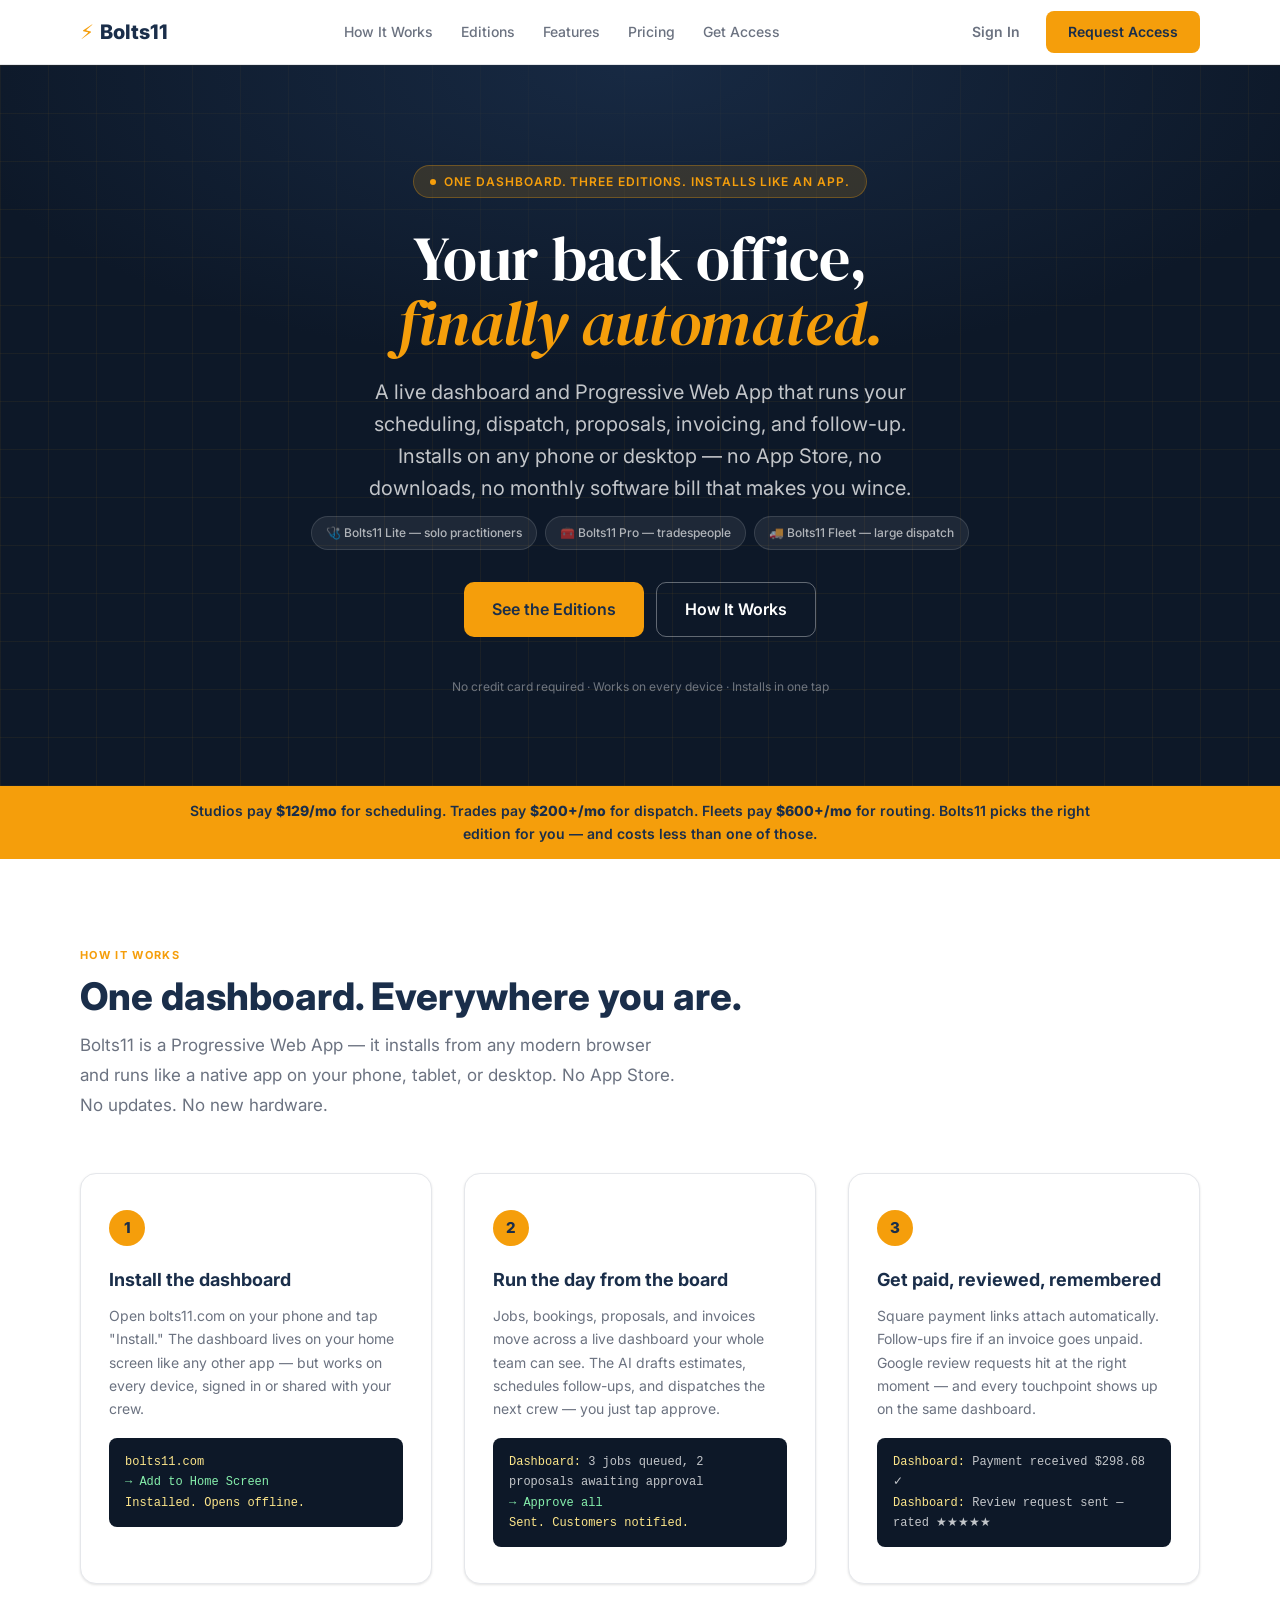
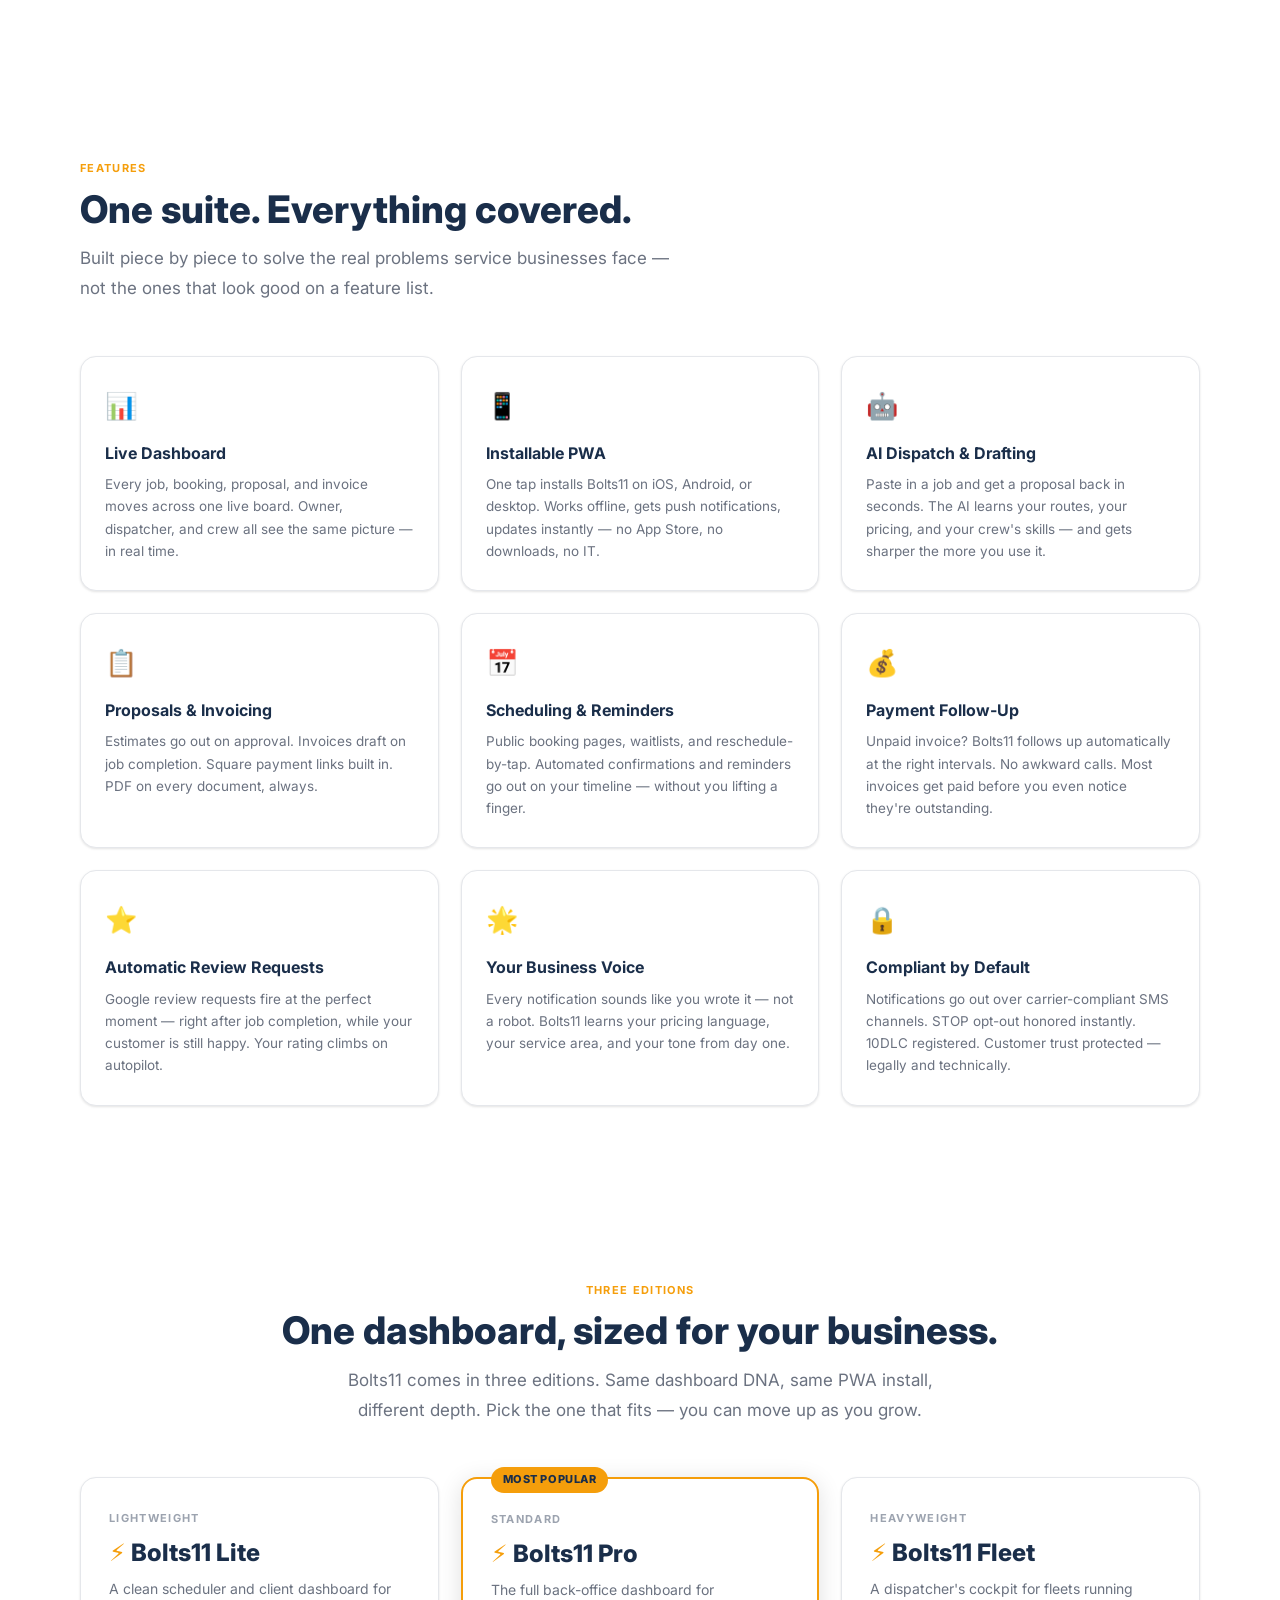
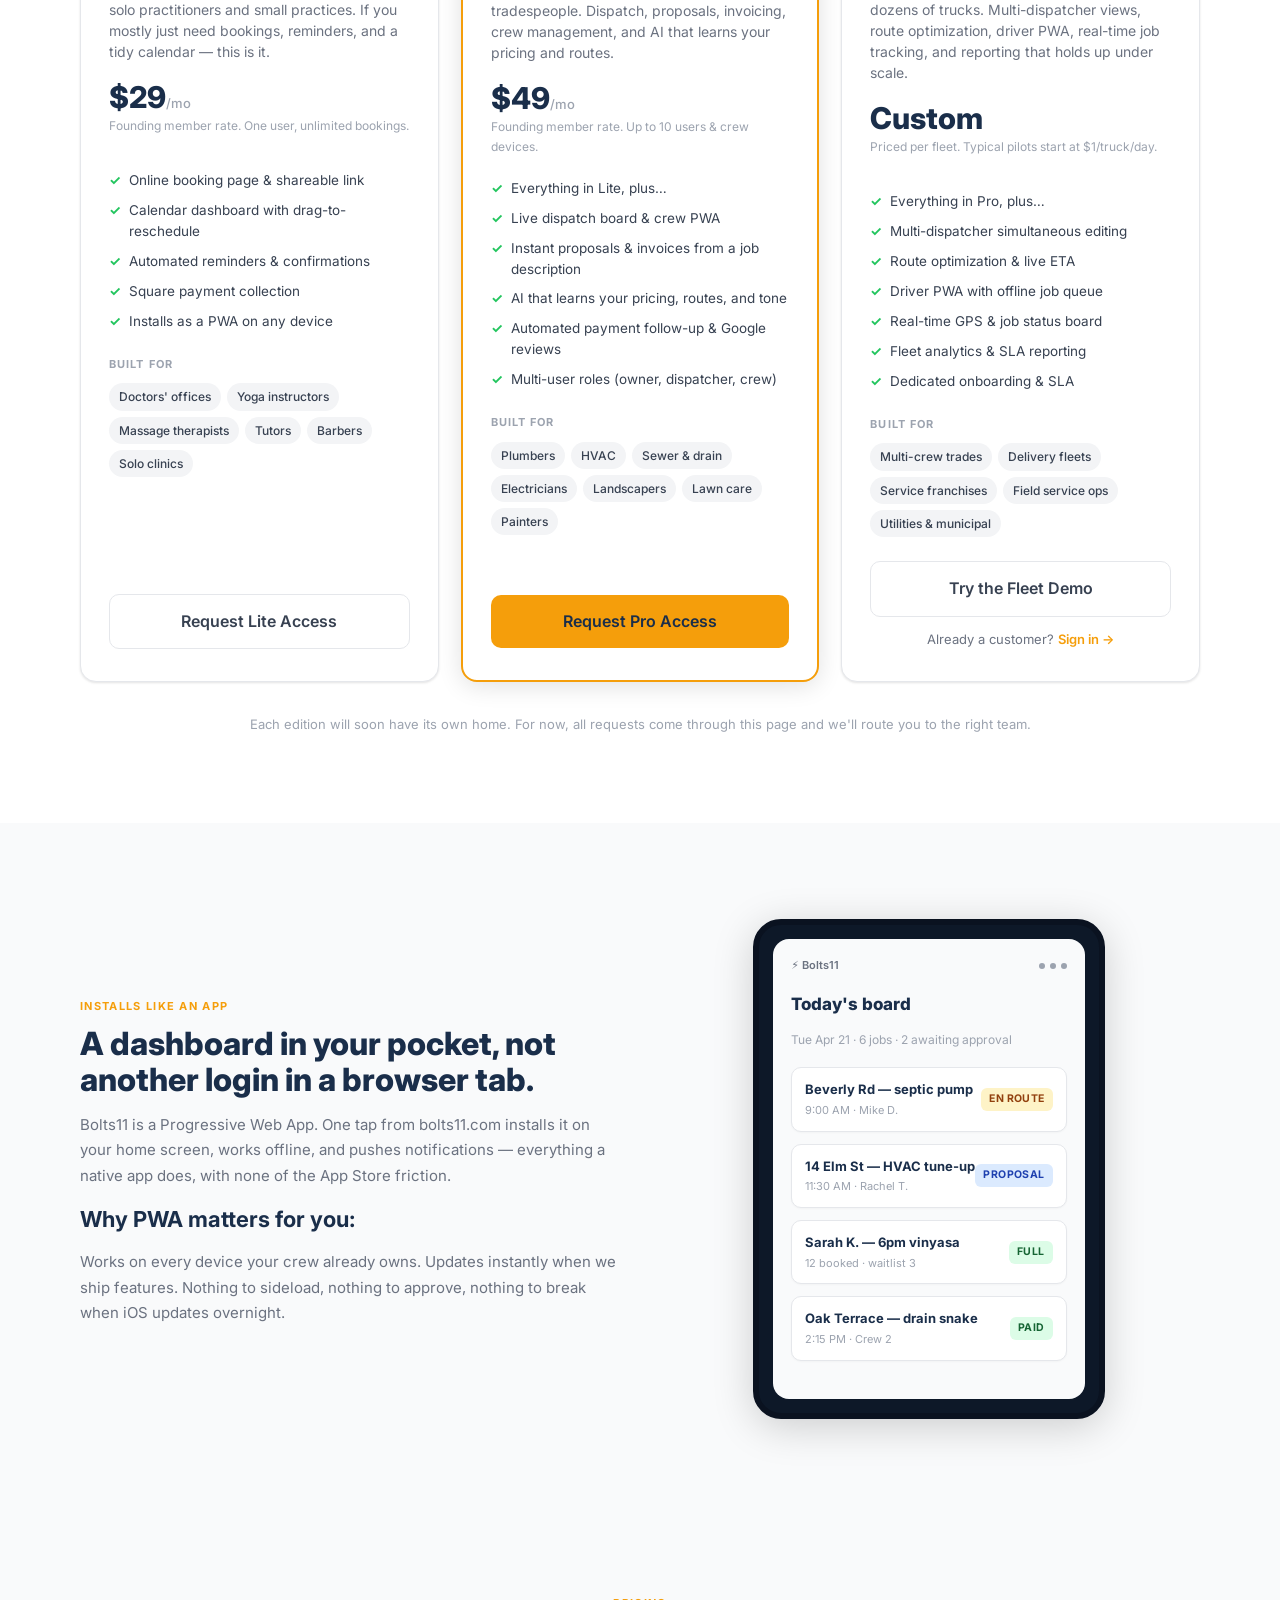
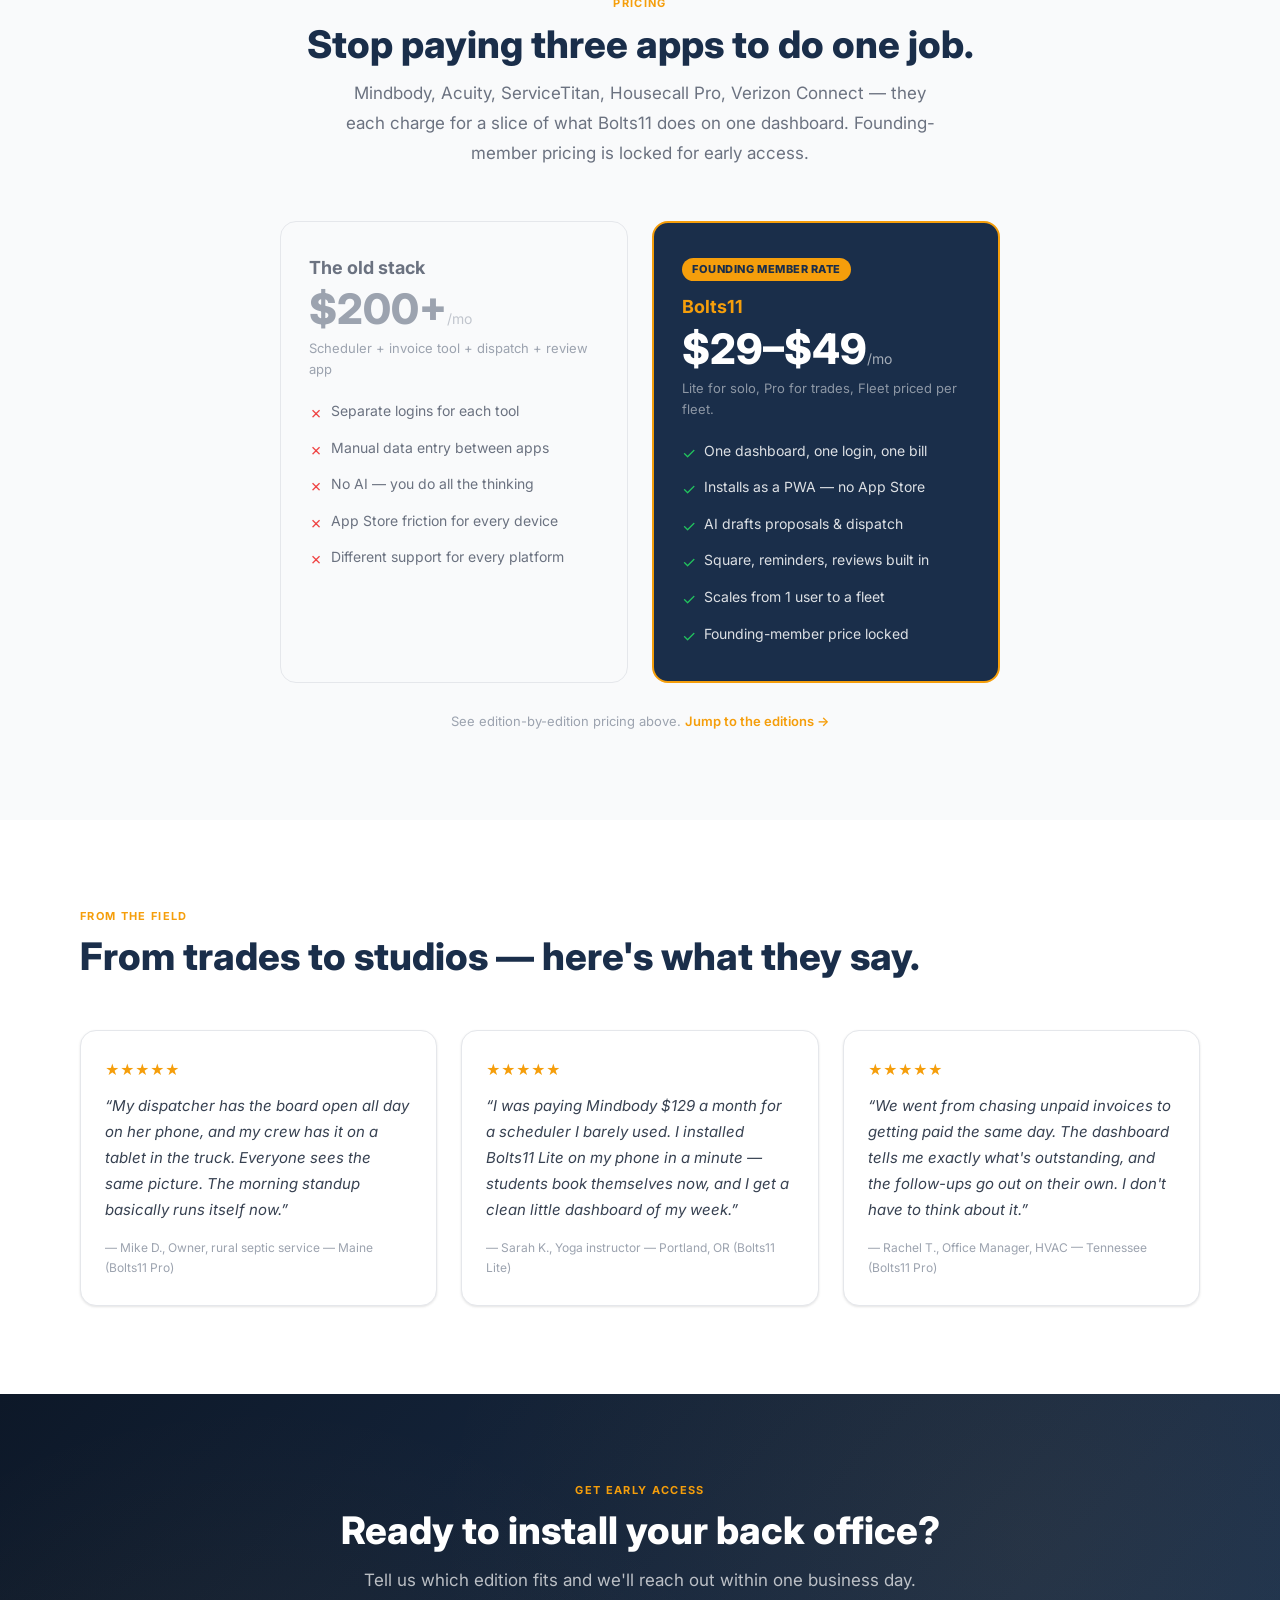
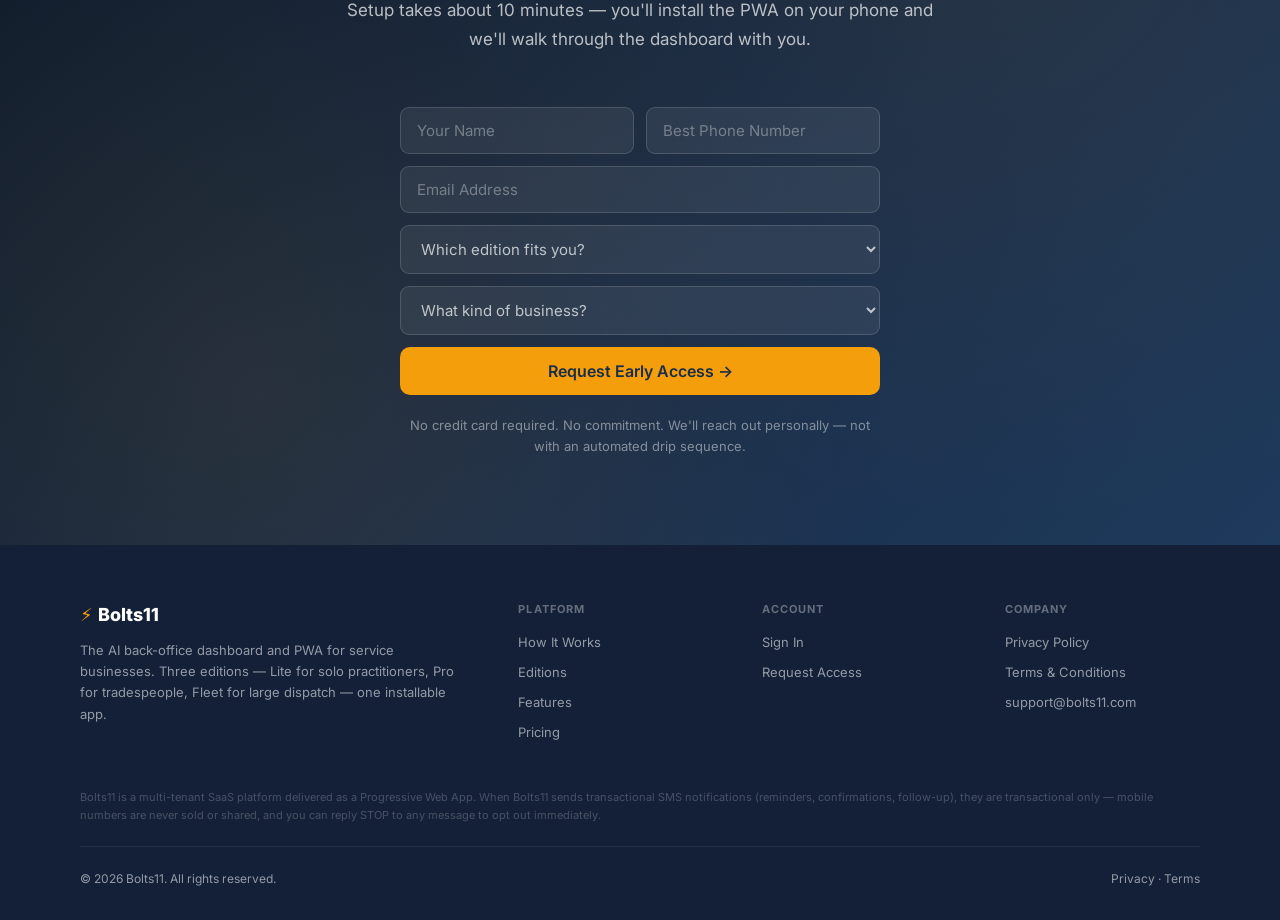
<file: index.html>
<!DOCTYPE html>
<html lang="en">
<head>
  <meta charset="UTF-8">
  <meta name="viewport" content="width=device-width,initial-scale=1">
  <title>Bolts11 — The AI Back Office Dashboard &amp; PWA</title>
  <meta name="description" content="Bolts11 is a dashboard and Progressive Web App that replaces the notebook, the sticky notes, and the $150/month scheduling stack. Three editions — Lite for solo practitioners, Pro for tradespeople, Fleet for large dispatch.">
  <link rel="preconnect" href="https://fonts.googleapis.com">
  <link rel="preconnect" href="https://fonts.gstatic.com" crossorigin>
  <link href="https://fonts.googleapis.com/css2?family=Inter:wght@400;500;600;700;800&family=DM+Serif+Display:ital@0;1&display=swap" rel="stylesheet">
  <style>
    *,*::before,*::after{box-sizing:border-box;margin:0;padding:0}
    :root{
      --navy:#1a2e4a;--navy-dark:#132038;--navy-deeper:#0d1828;
      --amber:#f59e0b;--amber-hover:#d97706;--amber-light:#fef3c7;
      --white:#ffffff;--gray-50:#f9fafb;--gray-100:#f3f4f6;--gray-200:#e5e7eb;
      --gray-400:#9ca3af;--gray-500:#6b7280;--gray-700:#374151;--gray-900:#111827;
      --radius:10px;--radius-lg:16px;
      --shadow:0 1px 3px rgba(0,0,0,0.08),0 1px 2px rgba(0,0,0,0.04);
      --shadow-lg:0 4px 24px rgba(0,0,0,0.12);
      --shadow-xl:0 8px 40px rgba(0,0,0,0.18);
    }
    html{scroll-behavior:smooth}
    body{font-family:'Inter',system-ui,sans-serif;color:var(--gray-700);line-height:1.6;background:var(--white)}
    a{color:inherit;text-decoration:none}
    img{max-width:100%;display:block}

    /* ── Nav ── */
    .nav{position:sticky;top:0;z-index:100;background:rgba(255,255,255,0.97);backdrop-filter:blur(8px);border-bottom:1px solid var(--gray-200);padding:0 24px}
    .nav-inner{max-width:1120px;margin:0 auto;display:flex;align-items:center;justify-content:space-between;height:64px}
    .nav-logo{font-size:20px;font-weight:800;color:var(--navy);display:flex;align-items:center;gap:6px}
    .nav-logo .bolt{color:var(--amber)}
    .nav-links{display:flex;align-items:center;gap:28px}
    .nav-links a{font-size:14px;font-weight:500;color:var(--gray-500);transition:color 0.15s}
    .nav-links a:hover{color:var(--navy)}
    .nav-actions{display:flex;align-items:center;gap:10px}
    .btn{display:inline-flex;align-items:center;justify-content:center;padding:10px 22px;border-radius:8px;font-size:14px;font-weight:600;cursor:pointer;transition:all 0.15s;border:none;font-family:inherit;gap:6px}
    .btn-amber{background:var(--amber);color:var(--navy)}
    .btn-amber:hover{background:var(--amber-hover);transform:translateY(-1px);box-shadow:0 4px 12px rgba(245,158,11,0.4)}
    .btn-outline{background:transparent;border:1.5px solid var(--gray-200);color:var(--gray-700)}
    .btn-outline:hover{border-color:var(--navy);color:var(--navy)}
    .btn-ghost{background:transparent;color:var(--gray-500);padding:10px 16px}
    .btn-ghost:hover{color:var(--navy);background:var(--gray-50)}
    .btn-white{background:var(--white);color:var(--navy)}
    .btn-white:hover{background:var(--amber-light)}
    .btn-outline-white{background:transparent;border:1.5px solid rgba(255,255,255,0.35);color:var(--white)}
    .btn-outline-white:hover{background:rgba(255,255,255,0.1);border-color:rgba(255,255,255,0.6)}
    .btn-lg{padding:14px 28px;font-size:16px;border-radius:10px}
    .hamburger{display:none;background:none;border:none;font-size:24px;cursor:pointer;color:var(--navy);padding:4px}
    .mobile-menu{display:none;position:fixed;top:64px;left:0;right:0;background:var(--white);border-bottom:1px solid var(--gray-200);padding:16px 24px;z-index:99;box-shadow:var(--shadow-lg)}
    .mobile-menu.open{display:flex;flex-direction:column;gap:12px}
    .mobile-menu a{font-size:15px;font-weight:500;color:var(--gray-700);padding:8px 0;border-bottom:1px solid var(--gray-100)}

    /* ── Sections ── */
    .section{padding:88px 24px}
    .section-gray{background:var(--gray-50)}
    .section-navy{background:var(--navy);color:var(--white)}
    .container{max-width:1120px;margin:0 auto}
    .section-label{font-size:11px;font-weight:700;text-transform:uppercase;letter-spacing:0.12em;color:var(--amber);margin-bottom:10px}
    .section-title{font-size:38px;font-weight:800;color:var(--navy);line-height:1.12;margin-bottom:14px}
    .section-subtitle{font-size:17px;color:var(--gray-500);max-width:600px;line-height:1.75}
    .section-header{margin-bottom:52px}
    .text-center{text-align:center}
    .text-center .section-subtitle{margin:0 auto}

    /* ── Hero ── */
    .hero{position:relative;background:var(--navy-deeper);color:var(--white);padding:100px 24px 90px;text-align:center;overflow:hidden}
    .hero-bg-grid{position:absolute;inset:0;background-image:linear-gradient(rgba(245,158,11,0.06) 1px,transparent 1px),linear-gradient(90deg,rgba(245,158,11,0.06) 1px,transparent 1px);background-size:48px 48px;pointer-events:none}
    .hero-bg-radial{position:absolute;inset:0;background:radial-gradient(ellipse 80% 60% at 50% 0%,rgba(26,46,74,0.8) 0%,transparent 70%);pointer-events:none}
    .hero-eyebrow{display:inline-flex;align-items:center;gap:8px;background:rgba(245,158,11,0.15);border:1px solid rgba(245,158,11,0.3);border-radius:100px;padding:6px 16px;font-size:12px;font-weight:600;color:var(--amber);text-transform:uppercase;letter-spacing:0.08em;margin-bottom:28px}
    .hero-eyebrow-dot{width:6px;height:6px;border-radius:50%;background:var(--amber);animation:pulse-dot 2s infinite}
    @keyframes pulse-dot{0%,100%{opacity:1;transform:scale(1)}50%{opacity:0.5;transform:scale(0.8)}}
    .hero h1{font-family:'DM Serif Display',Georgia,serif;font-size:62px;font-weight:400;line-height:1.05;margin-bottom:20px;letter-spacing:-0.01em}
    .hero h1 em{color:var(--amber);font-style:italic}
    .hero-sub{font-size:20px;opacity:0.75;margin-bottom:12px;font-weight:400;max-width:580px;margin-left:auto;margin-right:auto;line-height:1.6}
    .hero-btns{display:flex;gap:12px;justify-content:center;flex-wrap:wrap;margin-bottom:40px;margin-top:32px}
    .hero-audiences{display:flex;justify-content:center;gap:8px;flex-wrap:wrap;margin-bottom:32px}
    .audience-pill{background:rgba(255,255,255,0.07);border:1px solid rgba(255,255,255,0.12);border-radius:100px;padding:6px 14px;font-size:12px;color:rgba(255,255,255,0.65);font-weight:500}
    .hero-trust{font-size:12px;opacity:0.4;margin:0 auto}

    /* ── Comparison bar ── */
    .compare-bar{background:var(--amber);padding:14px 24px;text-align:center}
    .compare-bar p{font-size:14px;font-weight:600;color:var(--navy);max-width:900px;margin:0 auto}
    .compare-bar strong{font-weight:800}

    /* ── How it works ── */
    .steps-grid{display:grid;grid-template-columns:repeat(3,1fr);gap:32px}
    .step-card{background:var(--white);border:1px solid var(--gray-200);border-radius:var(--radius-lg);padding:36px 28px;box-shadow:var(--shadow);text-align:left;position:relative}
    .step-num{display:inline-flex;align-items:center;justify-content:center;width:36px;height:36px;border-radius:50%;background:var(--amber);color:var(--navy);font-size:15px;font-weight:800;margin-bottom:20px}
    .step-card h3{font-size:18px;font-weight:700;color:var(--navy);margin-bottom:10px}
    .step-card p{font-size:14px;color:var(--gray-500);line-height:1.65}
    .step-sms{background:var(--navy-deeper);border-radius:8px;padding:14px 16px;margin-top:18px;font-size:12px;font-family:'SF Mono','Fira Code',monospace;color:rgba(255,255,255,0.75);line-height:1.7}
    .step-sms .sms-in{color:#86efac}
    .step-sms .sms-out{color:#fde68a}

    /* ── Features ── */
    .features-grid{display:grid;grid-template-columns:repeat(3,1fr);gap:22px}
    .feature-card{background:var(--white);border:1px solid var(--gray-200);border-radius:var(--radius-lg);padding:28px 24px;box-shadow:var(--shadow);transition:all 0.2s}
    .feature-card:hover{box-shadow:var(--shadow-lg);transform:translateY(-2px);border-color:var(--amber)}
    .feature-icon{font-size:26px;margin-bottom:14px;display:block}
    .feature-card h3{font-size:16px;font-weight:700;color:var(--navy);margin-bottom:7px}
    .feature-card p{font-size:13.5px;color:var(--gray-500);line-height:1.65}

    /* ── Pricing comparison ── */
    .vs-grid{display:grid;grid-template-columns:1fr 1fr;gap:24px;max-width:720px;margin:0 auto}
    .vs-card{border-radius:var(--radius-lg);padding:32px 28px}
    .vs-card.them{background:var(--gray-50);border:1px solid var(--gray-200)}
    .vs-card.us{background:var(--navy);color:var(--white);border:2px solid var(--amber)}
    .vs-card h3{font-size:18px;font-weight:700;margin-bottom:6px}
    .vs-card.them h3{color:var(--gray-500)}
    .vs-card.us h3{color:var(--amber)}
    .vs-price{font-size:42px;font-weight:800;line-height:1;margin-bottom:4px}
    .vs-card.them .vs-price{color:var(--gray-400)}
    .vs-card.us .vs-price{color:var(--white)}
    .vs-period{font-size:14px;font-weight:400;opacity:0.6}
    .vs-list{list-style:none;margin-top:20px;display:flex;flex-direction:column;gap:10px}
    .vs-list li{font-size:14px;display:flex;align-items:flex-start;gap:8px}
    .vs-card.them .vs-list li{color:var(--gray-500)}
    .vs-card.us .vs-list li{color:rgba(255,255,255,0.85)}
    .vs-check{color:#22c55e;font-size:16px;flex-shrink:0;margin-top:1px}
    .vs-x{color:#ef4444;font-size:16px;flex-shrink:0;margin-top:1px}
    .vs-badge{display:inline-block;background:var(--amber);color:var(--navy);font-size:11px;font-weight:800;padding:3px 10px;border-radius:100px;margin-bottom:12px;text-transform:uppercase;letter-spacing:0.05em}

    /* ── Testimonials ── */
    .testimonials-grid{display:grid;grid-template-columns:repeat(3,1fr);gap:24px}
    .testimonial-card{background:var(--white);border:1px solid var(--gray-200);border-radius:var(--radius-lg);padding:28px 24px;box-shadow:var(--shadow)}
    .testimonial-stars{color:var(--amber);font-size:14px;margin-bottom:12px}
    .testimonial-card blockquote{font-size:15px;color:var(--gray-700);line-height:1.72;font-style:italic;margin-bottom:16px}
    .testimonial-card cite{font-size:12px;color:var(--gray-400);font-style:normal;display:block}

    /* ── CTA ── */
    .cta-section{background:linear-gradient(135deg,var(--navy-deeper) 0%,var(--navy) 60%,#1e3a5c 100%);color:var(--white);text-align:center;position:relative;overflow:hidden}
    .cta-section::before{content:'';position:absolute;inset:0;background-image:radial-gradient(circle at 20% 80%,rgba(245,158,11,0.08) 0%,transparent 50%),radial-gradient(circle at 80% 20%,rgba(245,158,11,0.06) 0%,transparent 50%);pointer-events:none}
    .cta-section .section-title{color:var(--white)}
    .cta-section .section-subtitle{color:rgba(255,255,255,0.7);margin:0 auto 36px}
    .contact-form{max-width:480px;margin:0 auto;display:flex;flex-direction:column;gap:12px;position:relative}
    .contact-form input,.contact-form select,.contact-form textarea{width:100%;padding:13px 16px;border:1px solid rgba(255,255,255,0.15);border-radius:9px;background:rgba(255,255,255,0.07);color:var(--white);font-family:inherit;font-size:15px;transition:all 0.15s}
    .contact-form input::placeholder,.contact-form textarea::placeholder{color:rgba(255,255,255,0.35)}
    .contact-form input:focus,.contact-form textarea:focus{outline:none;border-color:var(--amber);background:rgba(255,255,255,0.11)}
    .contact-form select{color:rgba(255,255,255,0.7)}
    .contact-form select option{background:var(--navy);color:var(--white)}
    .cta-closing{font-size:13px;opacity:0.45;margin-top:20px;max-width:460px;margin-left:auto;margin-right:auto}
    .form-row{display:grid;grid-template-columns:1fr 1fr;gap:12px}

    /* ── Footer ── */
    .footer{background:var(--navy-dark);color:rgba(255,255,255,0.55);padding:56px 24px 32px}
    .footer-inner{max-width:1120px;margin:0 auto}
    .footer-top{display:grid;grid-template-columns:2fr 1fr 1fr 1fr;gap:48px;margin-bottom:36px}
    .footer-brand .footer-logo{font-size:18px;font-weight:800;color:var(--white);margin-bottom:10px;display:flex;align-items:center;gap:5px}
    .footer-brand .footer-logo span{color:var(--amber)}
    .footer-brand p{font-size:13px;line-height:1.65;margin-bottom:0}
    .footer-col h4{font-size:11px;font-weight:700;text-transform:uppercase;letter-spacing:0.1em;color:rgba(255,255,255,0.35);margin-bottom:14px}
    .footer-col a{display:block;font-size:13px;margin-bottom:9px;transition:color 0.15s}
    .footer-col a:hover{color:var(--white)}
    .footer-bottom{border-top:1px solid rgba(255,255,255,0.07);padding-top:22px;display:flex;justify-content:space-between;align-items:center;flex-wrap:wrap;gap:12px}
    .footer-bottom p,.footer-bottom a{font-size:12px}
    .footer-legal{font-size:11px;line-height:1.65;margin-bottom:22px;opacity:0.4}

    /* ── Editions ── */
    .editions-grid{display:grid;grid-template-columns:repeat(3,1fr);gap:22px}
    .edition-card{background:var(--white);border:1px solid var(--gray-200);border-radius:var(--radius-lg);padding:32px 28px;box-shadow:var(--shadow);display:flex;flex-direction:column;position:relative;transition:all 0.2s}
    .edition-card:hover{box-shadow:var(--shadow-lg);transform:translateY(-2px)}
    .edition-card.featured{border:2px solid var(--amber);box-shadow:var(--shadow-lg)}
    .edition-badge{position:absolute;top:-12px;left:28px;background:var(--amber);color:var(--navy);font-size:11px;font-weight:800;padding:4px 12px;border-radius:100px;text-transform:uppercase;letter-spacing:0.05em}
    .edition-tier{font-size:11px;font-weight:700;text-transform:uppercase;letter-spacing:0.12em;color:var(--gray-400);margin-bottom:6px}
    .edition-name{font-size:24px;font-weight:800;color:var(--navy);margin-bottom:6px}
    .edition-name .bolt{color:var(--amber)}
    .edition-tag{font-size:14px;color:var(--gray-500);line-height:1.5;margin-bottom:20px}
    .edition-price{font-size:30px;font-weight:800;color:var(--navy);line-height:1;margin-bottom:4px}
    .edition-price .per{font-size:13px;font-weight:500;color:var(--gray-400)}
    .edition-price-note{font-size:12px;color:var(--gray-400);margin-bottom:22px;min-height:32px}
    .edition-list{list-style:none;display:flex;flex-direction:column;gap:9px;margin-bottom:24px}
    .edition-list li{font-size:13.5px;color:var(--gray-700);display:flex;align-items:flex-start;gap:8px;line-height:1.55}
    .edition-list li::before{content:'✓';color:#22c55e;font-weight:700;flex-shrink:0;margin-top:0}
    .edition-for{font-size:11px;font-weight:700;text-transform:uppercase;letter-spacing:0.1em;color:var(--gray-400);margin-bottom:10px}
    .edition-pills{display:flex;flex-wrap:wrap;gap:6px;margin-bottom:24px}
    .edition-pills span{background:var(--gray-100);color:var(--gray-700);font-size:12px;padding:4px 10px;border-radius:100px;font-weight:500}
    .edition-card .btn{margin-top:auto;width:100%}

    /* ── PWA mock device ── */
    .device-row{display:grid;grid-template-columns:1fr 1fr;gap:36px;align-items:center;margin-top:8px}
    .device-copy h3{font-size:22px;font-weight:700;color:var(--navy);margin-bottom:12px}
    .device-copy p{font-size:15px;color:var(--gray-500);line-height:1.7;margin-bottom:14px}
    .device-frame{background:var(--navy-deeper);border-radius:28px;padding:14px;box-shadow:var(--shadow-xl);max-width:360px;margin:0 auto;border:6px solid #0a1220}
    .device-screen{background:var(--gray-50);border-radius:16px;padding:18px;min-height:460px;display:flex;flex-direction:column;gap:12px}
    .device-topbar{display:flex;justify-content:space-between;align-items:center;font-size:11px;color:var(--gray-500);font-weight:600}
    .device-topbar .dot-row{display:flex;gap:5px}
    .device-topbar .dot-row span{width:6px;height:6px;border-radius:50%;background:var(--gray-400)}
    .device-title{font-size:17px;font-weight:800;color:var(--navy);margin-top:4px}
    .device-sub{font-size:12px;color:var(--gray-400);margin-bottom:6px}
    .device-card{background:var(--white);border:1px solid var(--gray-200);border-radius:10px;padding:11px 13px;display:flex;justify-content:space-between;align-items:center;box-shadow:0 1px 2px rgba(0,0,0,0.03)}
    .device-card .dc-left{display:flex;flex-direction:column;gap:2px}
    .device-card .dc-name{font-size:13px;font-weight:700;color:var(--navy)}
    .device-card .dc-meta{font-size:11px;color:var(--gray-400)}
    .device-card .dc-status{font-size:10.5px;font-weight:700;padding:3px 8px;border-radius:6px;text-transform:uppercase;letter-spacing:0.04em}
    .dc-status.done{background:#dcfce7;color:#166534}
    .dc-status.live{background:#fef3c7;color:#92400e}
    .dc-status.new{background:#dbeafe;color:#1e40af}

    /* ── Responsive ── */
    @media(max-width:960px){
      .steps-grid,.features-grid,.testimonials-grid,.editions-grid{grid-template-columns:1fr}
      .vs-grid{grid-template-columns:1fr}
      .device-row{grid-template-columns:1fr;gap:24px}
      .footer-top{grid-template-columns:1fr 1fr;gap:32px}
      .hero h1{font-size:46px}
      .section-title{font-size:30px}
      .form-row{grid-template-columns:1fr}
    }
    @media(max-width:640px){
      .nav-links,.nav-actions .btn-ghost{display:none}
      .hamburger{display:block}
      .hero{padding:60px 24px 52px}
      .hero h1{font-size:36px}
      .hero-sub{font-size:17px}
      .section{padding:56px 20px}
      .footer-top{grid-template-columns:1fr}
      .footer-bottom{flex-direction:column;text-align:center}
    }
  </style>
</head>
<body>

<!-- Nav -->
<nav class="nav">
  <div class="nav-inner">
    <a href="index.html" class="nav-logo"><span class="bolt">&#9889;</span> Bolts11</a>
    <div class="nav-links">
      <a href="#how-it-works">How It Works</a>
      <a href="#editions">Editions</a>
      <a href="#features">Features</a>
      <a href="#pricing">Pricing</a>
      <a href="#contact">Get Access</a>
    </div>
    <div class="nav-actions">
      <a href="signin.html" class="btn btn-ghost">Sign In</a>
      <a href="#contact" class="btn btn-amber">Request Access</a>
    </div>
    <button class="hamburger" onclick="document.getElementById('mobile-menu').classList.toggle('open')" aria-label="Menu">&#9776;</button>
  </div>
</nav>
<div class="mobile-menu" id="mobile-menu">
  <a href="#how-it-works" onclick="this.closest('.mobile-menu').classList.remove('open')">How It Works</a>
  <a href="#editions" onclick="this.closest('.mobile-menu').classList.remove('open')">Editions</a>
  <a href="#features" onclick="this.closest('.mobile-menu').classList.remove('open')">Features</a>
  <a href="#pricing" onclick="this.closest('.mobile-menu').classList.remove('open')">Pricing</a>
  <a href="#contact" onclick="this.closest('.mobile-menu').classList.remove('open')">Get Access</a>
  <a href="signin.html" style="color:var(--amber);font-weight:700">Sign In &rarr;</a>
</div>

<!-- Hero -->
<section class="hero">
  <div class="hero-bg-grid"></div>
  <div class="hero-bg-radial"></div>
  <div class="container" style="position:relative;z-index:1">
    <div class="hero-eyebrow">
      <span class="hero-eyebrow-dot"></span>
      One dashboard. Three editions. Installs like an app.
    </div>
    <h1>Your back office,<br><em>finally automated.</em></h1>
    <p class="hero-sub">A live dashboard and Progressive Web App that runs your scheduling, dispatch, proposals, invoicing, and follow-up. Installs on any phone or desktop — no App Store, no downloads, no monthly software bill that makes you wince.</p>
    <div class="hero-audiences">
      <span class="audience-pill">&#129658; Bolts11 Lite — solo practitioners</span>
      <span class="audience-pill">&#129520; Bolts11 Pro — tradespeople</span>
      <span class="audience-pill">&#128666; Bolts11 Fleet — large dispatch</span>
    </div>
    <div class="hero-btns">
      <a href="#editions" class="btn btn-amber btn-lg">See the Editions</a>
      <a href="#how-it-works" class="btn btn-outline-white btn-lg">How It Works</a>
    </div>
    <p class="hero-trust">No credit card required &middot; Works on every device &middot; Installs in one tap</p>
  </div>
</section>

<!-- Comparison bar -->
<div class="compare-bar">
  <p>Studios pay <strong>$129/mo</strong> for scheduling. Trades pay <strong>$200+/mo</strong> for dispatch. Fleets pay <strong>$600+/mo</strong> for routing. Bolts11 picks the right edition for you — and costs less than one of those.</p>
</div>

<!-- How It Works -->
<section class="section" id="how-it-works">
  <div class="container">
    <div class="section-header">
      <div class="section-label">How It Works</div>
      <h2 class="section-title">One dashboard. Everywhere you are.</h2>
      <p class="section-subtitle">Bolts11 is a Progressive Web App — it installs from any modern browser and runs like a native app on your phone, tablet, or desktop. No App Store. No updates. No new hardware.</p>
    </div>
    <div class="steps-grid">
      <div class="step-card">
        <div class="step-num">1</div>
        <h3>Install the dashboard</h3>
        <p>Open bolts11.com on your phone and tap "Install." The dashboard lives on your home screen like any other app — but works on every device, signed in or shared with your crew.</p>
        <div class="step-sms">
          <span class="sms-out">bolts11.com</span><br>
          <span class="sms-in">&rarr; Add to Home Screen</span><br>
          <span class="sms-out">Installed. Opens offline.</span>
        </div>
      </div>
      <div class="step-card">
        <div class="step-num">2</div>
        <h3>Run the day from the board</h3>
        <p>Jobs, bookings, proposals, and invoices move across a live dashboard your whole team can see. The AI drafts estimates, schedules follow-ups, and dispatches the next crew — you just tap approve.</p>
        <div class="step-sms">
          <span class="sms-out">Dashboard: </span>3 jobs queued, 2 proposals awaiting approval<br>
          <span class="sms-in">&rarr; Approve all</span><br>
          <span class="sms-out">Sent. Customers notified.</span>
        </div>
      </div>
      <div class="step-card">
        <div class="step-num">3</div>
        <h3>Get paid, reviewed, remembered</h3>
        <p>Square payment links attach automatically. Follow-ups fire if an invoice goes unpaid. Google review requests hit at the right moment — and every touchpoint shows up on the same dashboard.</p>
        <div class="step-sms">
          <span class="sms-out">Dashboard: </span>Payment received $298.68 &#10003;<br>
          <span class="sms-out">Dashboard: </span>Review request sent &mdash; rated &#9733;&#9733;&#9733;&#9733;&#9733;
        </div>
      </div>
    </div>
  </div>
</section>

<!-- Features -->
<section class="section" id="features">
  <div class="container">
    <div class="section-header">
      <div class="section-label">Features</div>
      <h2 class="section-title">One suite. Everything covered.</h2>
      <p class="section-subtitle">Built piece by piece to solve the real problems service businesses face — not the ones that look good on a feature list.</p>
    </div>
    <div class="features-grid">
      <div class="feature-card">
        <span class="feature-icon">&#128202;</span>
        <h3>Live Dashboard</h3>
        <p>Every job, booking, proposal, and invoice moves across one live board. Owner, dispatcher, and crew all see the same picture — in real time.</p>
      </div>
      <div class="feature-card">
        <span class="feature-icon">&#128241;</span>
        <h3>Installable PWA</h3>
        <p>One tap installs Bolts11 on iOS, Android, or desktop. Works offline, gets push notifications, updates instantly — no App Store, no downloads, no IT.</p>
      </div>
      <div class="feature-card">
        <span class="feature-icon">&#129302;</span>
        <h3>AI Dispatch &amp; Drafting</h3>
        <p>Paste in a job and get a proposal back in seconds. The AI learns your routes, your pricing, and your crew's skills — and gets sharper the more you use it.</p>
      </div>
      <div class="feature-card">
        <span class="feature-icon">&#128203;</span>
        <h3>Proposals &amp; Invoicing</h3>
        <p>Estimates go out on approval. Invoices draft on job completion. Square payment links built in. PDF on every document, always.</p>
      </div>
      <div class="feature-card">
        <span class="feature-icon">&#128197;</span>
        <h3>Scheduling &amp; Reminders</h3>
        <p>Public booking pages, waitlists, and reschedule-by-tap. Automated confirmations and reminders go out on your timeline — without you lifting a finger.</p>
      </div>
      <div class="feature-card">
        <span class="feature-icon">&#128176;</span>
        <h3>Payment Follow-Up</h3>
        <p>Unpaid invoice? Bolts11 follows up automatically at the right intervals. No awkward calls. Most invoices get paid before you even notice they're outstanding.</p>
      </div>
      <div class="feature-card">
        <span class="feature-icon">&#11088;</span>
        <h3>Automatic Review Requests</h3>
        <p>Google review requests fire at the perfect moment — right after job completion, while your customer is still happy. Your rating climbs on autopilot.</p>
      </div>
      <div class="feature-card">
        <span class="feature-icon">&#127775;</span>
        <h3>Your Business Voice</h3>
        <p>Every notification sounds like you wrote it — not a robot. Bolts11 learns your pricing language, your service area, and your tone from day one.</p>
      </div>
      <div class="feature-card">
        <span class="feature-icon">&#128274;</span>
        <h3>Compliant by Default</h3>
        <p>Notifications go out over carrier-compliant SMS channels. STOP opt-out honored instantly. 10DLC registered. Customer trust protected — legally and technically.</p>
      </div>
    </div>
  </div>
</section>

<!-- Three Editions -->
<section class="section" id="editions">
  <div class="container">
    <div class="section-header text-center">
      <div class="section-label">Three Editions</div>
      <h2 class="section-title">One dashboard, sized for your business.</h2>
      <p class="section-subtitle">Bolts11 comes in three editions. Same dashboard DNA, same PWA install, different depth. Pick the one that fits — you can move up as you grow.</p>
    </div>

    <div class="editions-grid">

      <!-- Lite -->
      <div class="edition-card">
        <div class="edition-tier">Lightweight</div>
        <div class="edition-name"><span class="bolt">&#9889;</span> Bolts11 Lite</div>
        <p class="edition-tag">A clean scheduler and client dashboard for solo practitioners and small practices. If you mostly just need bookings, reminders, and a tidy calendar — this is it.</p>
        <div class="edition-price">$29<span class="per">/mo</span></div>
        <p class="edition-price-note">Founding member rate. One user, unlimited bookings.</p>
        <ul class="edition-list">
          <li>Online booking page &amp; shareable link</li>
          <li>Calendar dashboard with drag-to-reschedule</li>
          <li>Automated reminders &amp; confirmations</li>
          <li>Square payment collection</li>
          <li>Installs as a PWA on any device</li>
        </ul>
        <div class="edition-for">Built for</div>
        <div class="edition-pills">
          <span>Doctors' offices</span>
          <span>Yoga instructors</span>
          <span>Massage therapists</span>
          <span>Tutors</span>
          <span>Barbers</span>
          <span>Solo clinics</span>
        </div>
        <a href="#contact" class="btn btn-outline btn-lg" data-edition="lite">Request Lite Access</a>
      </div>

      <!-- Pro (featured) -->
      <div class="edition-card featured">
        <div class="edition-badge">Most Popular</div>
        <div class="edition-tier">Standard</div>
        <div class="edition-name"><span class="bolt">&#9889;</span> Bolts11 Pro</div>
        <p class="edition-tag">The full back-office dashboard for tradespeople. Dispatch, proposals, invoicing, crew management, and AI that learns your pricing and routes.</p>
        <div class="edition-price">$49<span class="per">/mo</span></div>
        <p class="edition-price-note">Founding member rate. Up to 10 users &amp; crew devices.</p>
        <ul class="edition-list">
          <li>Everything in Lite, plus&hellip;</li>
          <li>Live dispatch board &amp; crew PWA</li>
          <li>Instant proposals &amp; invoices from a job description</li>
          <li>AI that learns your pricing, routes, and tone</li>
          <li>Automated payment follow-up &amp; Google reviews</li>
          <li>Multi-user roles (owner, dispatcher, crew)</li>
        </ul>
        <div class="edition-for">Built for</div>
        <div class="edition-pills">
          <span>Plumbers</span>
          <span>HVAC</span>
          <span>Sewer &amp; drain</span>
          <span>Electricians</span>
          <span>Landscapers</span>
          <span>Lawn care</span>
          <span>Painters</span>
        </div>
        <a href="#contact" class="btn btn-amber btn-lg" data-edition="pro">Request Pro Access</a>
      </div>

      <!-- Fleet -->
      <div class="edition-card">
        <div class="edition-tier">Heavyweight</div>
        <div class="edition-name"><span class="bolt">&#9889;</span> Bolts11 Fleet</div>
        <p class="edition-tag">A dispatcher's cockpit for fleets running dozens of trucks. Multi-dispatcher views, route optimization, driver PWA, real-time job tracking, and reporting that holds up under scale.</p>
        <div class="edition-price">Custom</div>
        <p class="edition-price-note">Priced per fleet. Typical pilots start at $1/truck/day.</p>
        <ul class="edition-list">
          <li>Everything in Pro, plus&hellip;</li>
          <li>Multi-dispatcher simultaneous editing</li>
          <li>Route optimization &amp; live ETA</li>
          <li>Driver PWA with offline job queue</li>
          <li>Real-time GPS &amp; job status board</li>
          <li>Fleet analytics &amp; SLA reporting</li>
          <li>Dedicated onboarding &amp; SLA</li>
        </ul>
        <div class="edition-for">Built for</div>
        <div class="edition-pills">
          <span>Multi-crew trades</span>
          <span>Delivery fleets</span>
          <span>Service franchises</span>
          <span>Field service ops</span>
          <span>Utilities &amp; municipal</span>
        </div>
        <a href="/signup/" class="btn btn-outline btn-lg" data-edition="fleet">Try the Fleet Demo</a>
        <p style="text-align:center;font-size:13px;color:var(--gray-500);margin-top:12px;margin-bottom:0;">
          Already a customer?
          <a href="/fleet-signin" style="color:var(--amber);font-weight:600;">Sign in &rarr;</a>
        </p>
      </div>

    </div>

    <p style="text-align:center;font-size:13px;color:var(--gray-400);margin-top:32px">Each edition will soon have its own home. For now, all requests come through this page and we'll route you to the right team.</p>
  </div>
</section>

<!-- PWA visual -->
<section class="section section-gray" id="pwa">
  <div class="container">
    <div class="device-row">
      <div class="device-copy">
        <div class="section-label">Installs like an app</div>
        <h2 class="section-title" style="font-size:32px">A dashboard in your pocket, not another login in a browser tab.</h2>
        <p>Bolts11 is a Progressive Web App. One tap from bolts11.com installs it on your home screen, works offline, and pushes notifications — everything a native app does, with none of the App Store friction.</p>
        <h3>Why PWA matters for you:</h3>
        <p>Works on every device your crew already owns. Updates instantly when we ship features. Nothing to sideload, nothing to approve, nothing to break when iOS updates overnight.</p>
      </div>
      <div class="device-frame">
        <div class="device-screen">
          <div class="device-topbar">
            <span>&#9889; Bolts11</span>
            <div class="dot-row"><span></span><span></span><span></span></div>
          </div>
          <div class="device-title">Today's board</div>
          <div class="device-sub">Tue Apr 21 &middot; 6 jobs &middot; 2 awaiting approval</div>
          <div class="device-card">
            <div class="dc-left">
              <div class="dc-name">Beverly Rd &mdash; septic pump</div>
              <div class="dc-meta">9:00 AM &middot; Mike D.</div>
            </div>
            <div class="dc-status live">En route</div>
          </div>
          <div class="device-card">
            <div class="dc-left">
              <div class="dc-name">14 Elm St &mdash; HVAC tune-up</div>
              <div class="dc-meta">11:30 AM &middot; Rachel T.</div>
            </div>
            <div class="dc-status new">Proposal</div>
          </div>
          <div class="device-card">
            <div class="dc-left">
              <div class="dc-name">Sarah K. &mdash; 6pm vinyasa</div>
              <div class="dc-meta">12 booked &middot; waitlist 3</div>
            </div>
            <div class="dc-status done">Full</div>
          </div>
          <div class="device-card">
            <div class="dc-left">
              <div class="dc-name">Oak Terrace &mdash; drain snake</div>
              <div class="dc-meta">2:15 PM &middot; Crew 2</div>
            </div>
            <div class="dc-status done">Paid</div>
          </div>
        </div>
      </div>
    </div>
  </div>
</section>

<!-- Pricing recap -->
<section class="section section-gray" id="pricing">
  <div class="container">
    <div class="section-header text-center">
      <div class="section-label">Pricing</div>
      <h2 class="section-title">Stop paying three apps to do one job.</h2>
      <p class="section-subtitle">Mindbody, Acuity, ServiceTitan, Housecall Pro, Verizon Connect — they each charge for a slice of what Bolts11 does on one dashboard. Founding-member pricing is locked for early access.</p>
    </div>
    <div class="vs-grid">
      <div class="vs-card them">
        <h3>The old stack</h3>
        <div class="vs-price">$200+<span class="vs-period">/mo</span></div>
        <p style="font-size:13px;color:var(--gray-400);margin-top:8px">Scheduler + invoice tool + dispatch + review app</p>
        <ul class="vs-list">
          <li><span class="vs-x">&#10007;</span>Separate logins for each tool</li>
          <li><span class="vs-x">&#10007;</span>Manual data entry between apps</li>
          <li><span class="vs-x">&#10007;</span>No AI — you do all the thinking</li>
          <li><span class="vs-x">&#10007;</span>App Store friction for every device</li>
          <li><span class="vs-x">&#10007;</span>Different support for every platform</li>
        </ul>
      </div>
      <div class="vs-card us">
        <div class="vs-badge">Founding Member Rate</div>
        <h3>Bolts11</h3>
        <div class="vs-price">$29&ndash;$49<span class="vs-period">/mo</span></div>
        <p style="font-size:13px;color:rgba(255,255,255,0.5);margin-top:8px">Lite for solo, Pro for trades, Fleet priced per fleet.</p>
        <ul class="vs-list">
          <li><span class="vs-check">&#10003;</span>One dashboard, one login, one bill</li>
          <li><span class="vs-check">&#10003;</span>Installs as a PWA &mdash; no App Store</li>
          <li><span class="vs-check">&#10003;</span>AI drafts proposals &amp; dispatch</li>
          <li><span class="vs-check">&#10003;</span>Square, reminders, reviews built in</li>
          <li><span class="vs-check">&#10003;</span>Scales from 1 user to a fleet</li>
          <li><span class="vs-check">&#10003;</span>Founding-member price locked</li>
        </ul>
      </div>
    </div>
    <p style="text-align:center;font-size:13px;color:var(--gray-400);margin-top:28px">See edition-by-edition pricing above. <a href="#editions" style="color:var(--amber);font-weight:600">Jump to the editions &rarr;</a></p>
  </div>
</section>

<!-- Testimonials -->
<section class="section" id="testimonials">
  <div class="container">
    <div class="section-header">
      <div class="section-label">From the Field</div>
      <h2 class="section-title">From trades to studios — here's what they say.</h2>
    </div>
    <div class="testimonials-grid">
      <div class="testimonial-card">
        <div class="testimonial-stars">&#9733;&#9733;&#9733;&#9733;&#9733;</div>
        <blockquote>&ldquo;My dispatcher has the board open all day on her phone, and my crew has it on a tablet in the truck. Everyone sees the same picture. The morning standup basically runs itself now.&rdquo;</blockquote>
        <cite>&mdash; Mike D., Owner, rural septic service &mdash; Maine (Bolts11 Pro)</cite>
      </div>
      <div class="testimonial-card">
        <div class="testimonial-stars">&#9733;&#9733;&#9733;&#9733;&#9733;</div>
        <blockquote>&ldquo;I was paying Mindbody $129 a month for a scheduler I barely used. I installed Bolts11 Lite on my phone in a minute — students book themselves now, and I get a clean little dashboard of my week.&rdquo;</blockquote>
        <cite>&mdash; Sarah K., Yoga instructor &mdash; Portland, OR (Bolts11 Lite)</cite>
      </div>
      <div class="testimonial-card">
        <div class="testimonial-stars">&#9733;&#9733;&#9733;&#9733;&#9733;</div>
        <blockquote>&ldquo;We went from chasing unpaid invoices to getting paid the same day. The dashboard tells me exactly what's outstanding, and the follow-ups go out on their own. I don't have to think about it.&rdquo;</blockquote>
        <cite>&mdash; Rachel T., Office Manager, HVAC &mdash; Tennessee (Bolts11 Pro)</cite>
      </div>
    </div>
  </div>
</section>

<!-- CTA / Get Access -->
<section class="section cta-section" id="contact">
  <div class="container" style="position:relative;z-index:1">
    <div class="section-header" style="text-align:center">
      <div class="section-label">Get Early Access</div>
      <h2 class="section-title">Ready to install your back office?</h2>
      <p class="section-subtitle">Tell us which edition fits and we'll reach out within one business day. Setup takes about 10 minutes — you'll install the PWA on your phone and we'll walk through the dashboard with you.</p>
    </div>
    <div id="form-success" style="display:none;max-width:480px;margin:0 auto;background:rgba(34,197,94,0.1);border:1px solid rgba(34,197,94,0.3);border-radius:12px;padding:28px 32px;text-align:center">
      <div style="font-size:36px;margin-bottom:12px">&#10003;</div>
      <h3 style="color:#86efac;font-size:20px;margin-bottom:8px">We got it — thanks!</h3>
      <p style="color:rgba(255,255,255,0.65);font-size:15px;line-height:1.65">Check your email for a confirmation. Someone from our team will reach out within one business day.</p>
    </div>
    <form class="contact-form" id="access-form" novalidate>
      <div id="form-error" style="display:none;background:rgba(248,113,113,0.1);border:1px solid rgba(248,113,113,0.25);border-radius:8px;padding:12px 16px;font-size:13px;color:#fca5a5"></div>
      <div class="form-row">
        <input type="text" name="name" id="f-name" placeholder="Your Name" required>
        <input type="tel" name="phone" id="f-phone" placeholder="Best Phone Number" required>
      </div>
      <input type="email" name="email" id="f-email" placeholder="Email Address" required>
      <select name="edition" id="f-edition" required>
        <option value="" disabled selected>Which edition fits you?</option>
        <option value="lite">Bolts11 Lite — solo practitioner / small clinic</option>
        <option value="pro">Bolts11 Pro — tradesperson / crew</option>
        <option value="fleet">Bolts11 Fleet — multi-crew / large dispatch</option>
        <option value="unsure">Not sure yet — help me pick</option>
      </select>
      <select name="business_type" id="f-biz" required>
        <option value="" disabled selected>What kind of business?</option>
        <optgroup label="Trades (Pro)">
          <option>Plumbing</option>
          <option>HVAC</option>
          <option>Sewer &amp; Drain</option>
          <option>Septic Service</option>
          <option>Electrical</option>
          <option>Landscaping</option>
          <option>Lawn Care</option>
          <option>Painting</option>
          <option>Excavation</option>
          <option>Heating &amp; Oil</option>
          <option>Other Trade</option>
        </optgroup>
        <optgroup label="Solo / Small Practice (Lite)">
          <option>Doctor's Office / Clinic</option>
          <option>Yoga Studio</option>
          <option>Personal Training</option>
          <option>Massage Therapy</option>
          <option>Barber / Salon</option>
          <option>Tutoring</option>
          <option>Other Solo Practice</option>
        </optgroup>
        <optgroup label="Fleet / Multi-Crew (Fleet)">
          <option>Multi-Crew Trades</option>
          <option>Delivery / Logistics Fleet</option>
          <option>Service Franchise</option>
          <option>Field Service Ops</option>
          <option>Utilities / Municipal</option>
        </optgroup>
      </select>
      <button type="submit" class="btn btn-amber btn-lg" id="access-btn" style="width:100%">
        <span id="btn-text">Request Early Access &rarr;</span>
        <span id="btn-loading" style="display:none">Sending&#8230;</span>
      </button>
    </form>
    <p class="cta-closing">No credit card required. No commitment. We'll reach out personally — not with an automated drip sequence.</p>
  </div>
</section>

<!-- Footer -->
<footer class="footer">
  <div class="footer-inner">
    <div class="footer-top">
      <div class="footer-brand">
        <div class="footer-logo"><span>&#9889;</span> Bolts11</div>
        <p>The AI back-office dashboard and PWA for service businesses. Three editions — Lite for solo practitioners, Pro for tradespeople, Fleet for large dispatch — one installable app.</p>
      </div>
      <div class="footer-col">
        <h4>Platform</h4>
        <a href="#how-it-works">How It Works</a>
        <a href="#editions">Editions</a>
        <a href="#features">Features</a>
        <a href="#pricing">Pricing</a>
      </div>
      <div class="footer-col">
        <h4>Account</h4>
        <a href="signin.html">Sign In</a>
        <a href="#contact">Request Access</a>
      </div>
      <div class="footer-col">
        <h4>Company</h4>
        <a href="privacy.html">Privacy Policy</a>
        <a href="terms.html">Terms &amp; Conditions</a>
        <a href="mailto:support@bolts11.com">support@bolts11.com</a>
      </div>
    </div>
    <p class="footer-legal">Bolts11 is a multi-tenant SaaS platform delivered as a Progressive Web App. When Bolts11 sends transactional SMS notifications (reminders, confirmations, follow-up), they are transactional only — mobile numbers are never sold or shared, and you can reply STOP to any message to opt out immediately.</p>
    <div class="footer-bottom">
      <p>&copy; 2026 Bolts11. All rights reserved.</p>
      <p><a href="privacy.html">Privacy</a> &middot; <a href="terms.html">Terms</a></p>
    </div>
  </div>
</footer>

<script>
// ── Access request form ──
document.getElementById('access-form').addEventListener('submit', async function(e) {
  e.preventDefault();
  const btn     = document.getElementById('access-btn');
  const errEl   = document.getElementById('form-error');
  const name    = document.getElementById('f-name').value.trim();
  const phone   = document.getElementById('f-phone').value.trim();
  const email   = document.getElementById('f-email').value.trim();
  const edition = document.getElementById('f-edition').value;
  const biz     = document.getElementById('f-biz').value;

  errEl.style.display = 'none';
  if (!name || !phone || !email || !edition || !biz) {
    errEl.textContent = 'Please fill in all fields.';
    errEl.style.display = 'block';
    return;
  }

  btn.disabled = true;
  document.getElementById('btn-text').style.display    = 'none';
  document.getElementById('btn-loading').style.display = 'inline';

  try {
    const res = await fetch('https://api.bolts11.com/api/access-request', {
      method: 'POST',
      headers: { 'Content-Type': 'application/json' },
      body: JSON.stringify({ name, phone, email, edition, business_type: biz })
    });
    const data = await res.json();
    if (res.ok && data.success) {
      document.getElementById('access-form').style.display = 'none';
      document.getElementById('form-success').style.display = 'block';
    } else {
      errEl.textContent = data.error || 'Something went wrong. Try again or email support@bolts11.com.';
      errEl.style.display = 'block';
      btn.disabled = false;
      document.getElementById('btn-text').style.display    = 'inline';
      document.getElementById('btn-loading').style.display = 'none';
    }
  } catch (err) {
    errEl.textContent = 'Connection error. Please try again or email support@bolts11.com.';
    errEl.style.display = 'block';
    btn.disabled = false;
    document.getElementById('btn-text').style.display    = 'inline';
    document.getElementById('btn-loading').style.display = 'none';
  }
});

// ── Pre-select edition when an edition CTA is clicked ──
document.querySelectorAll('[data-edition]').forEach(function(el) {
  el.addEventListener('click', function() {
    var ed = el.getAttribute('data-edition');
    var sel = document.getElementById('f-edition');
    if (sel && ed) sel.value = ed;
  });
});
</script>
</body>
</html>
</file>
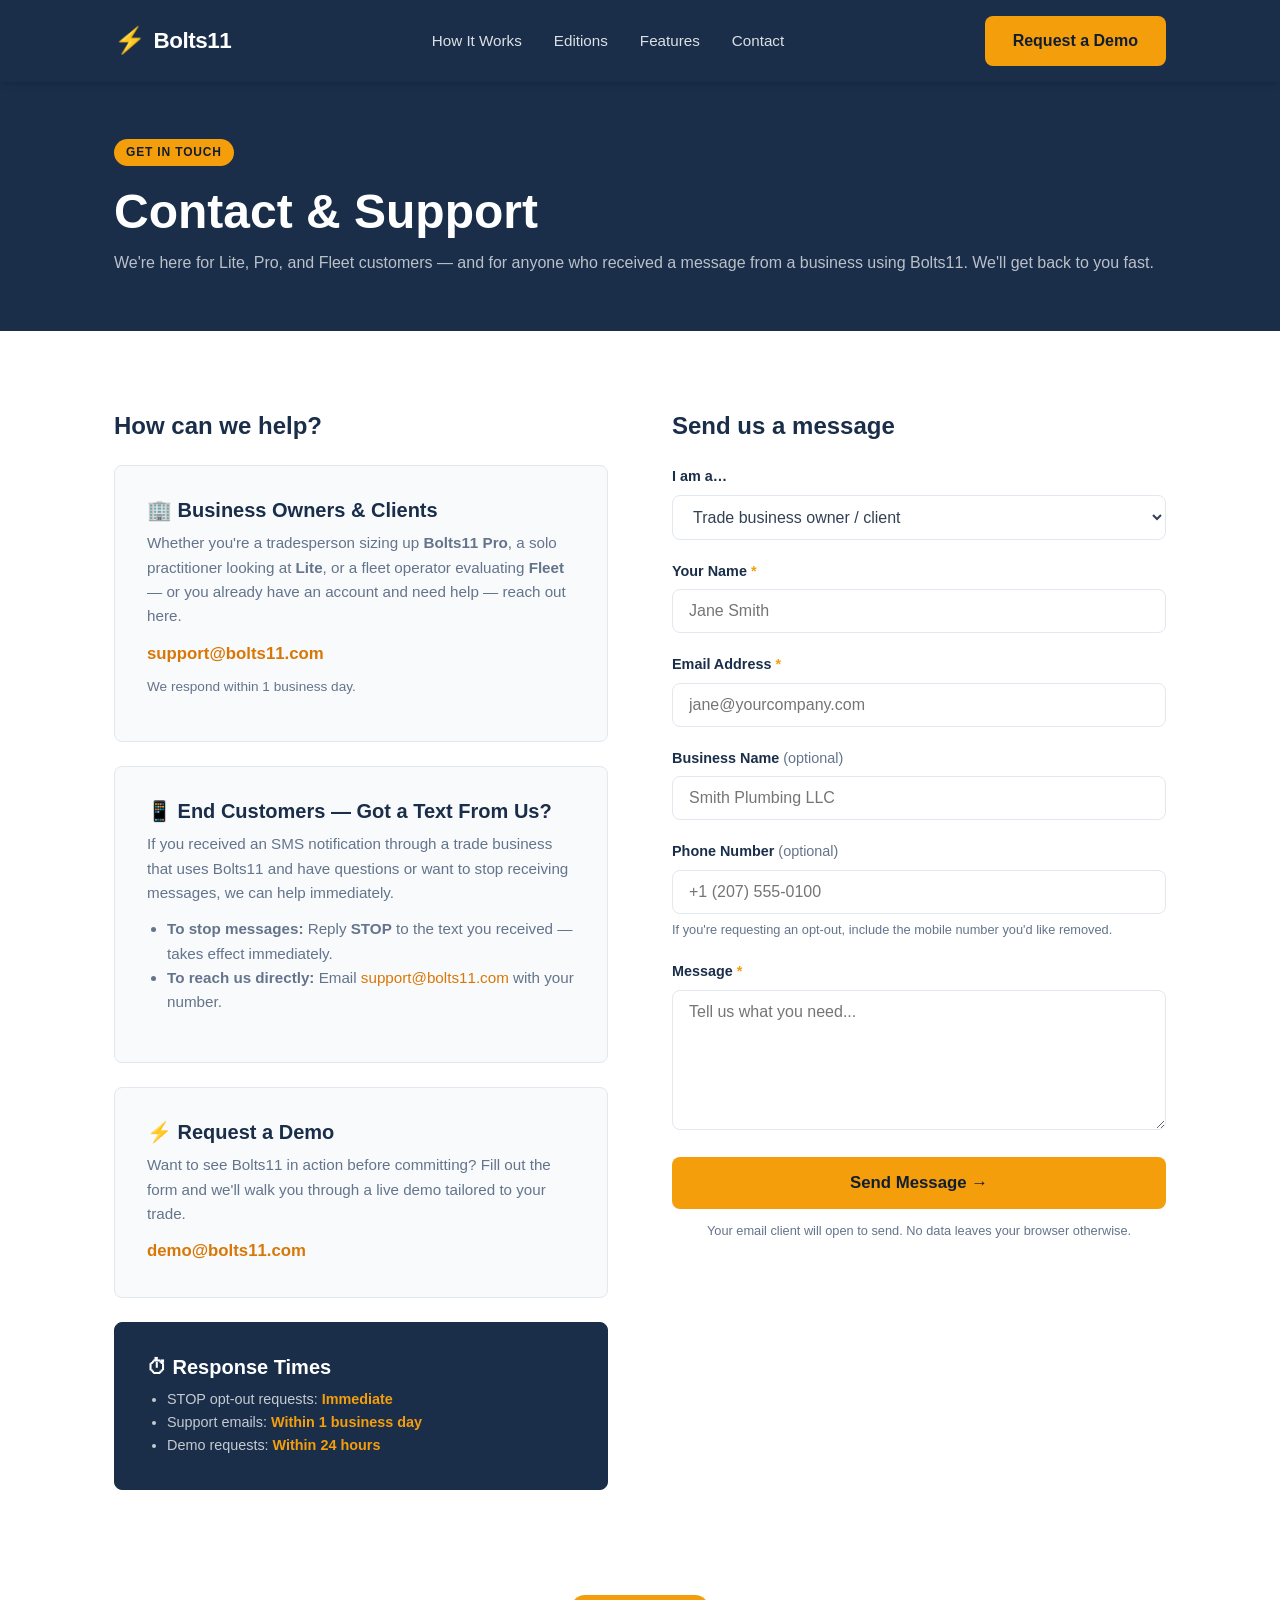
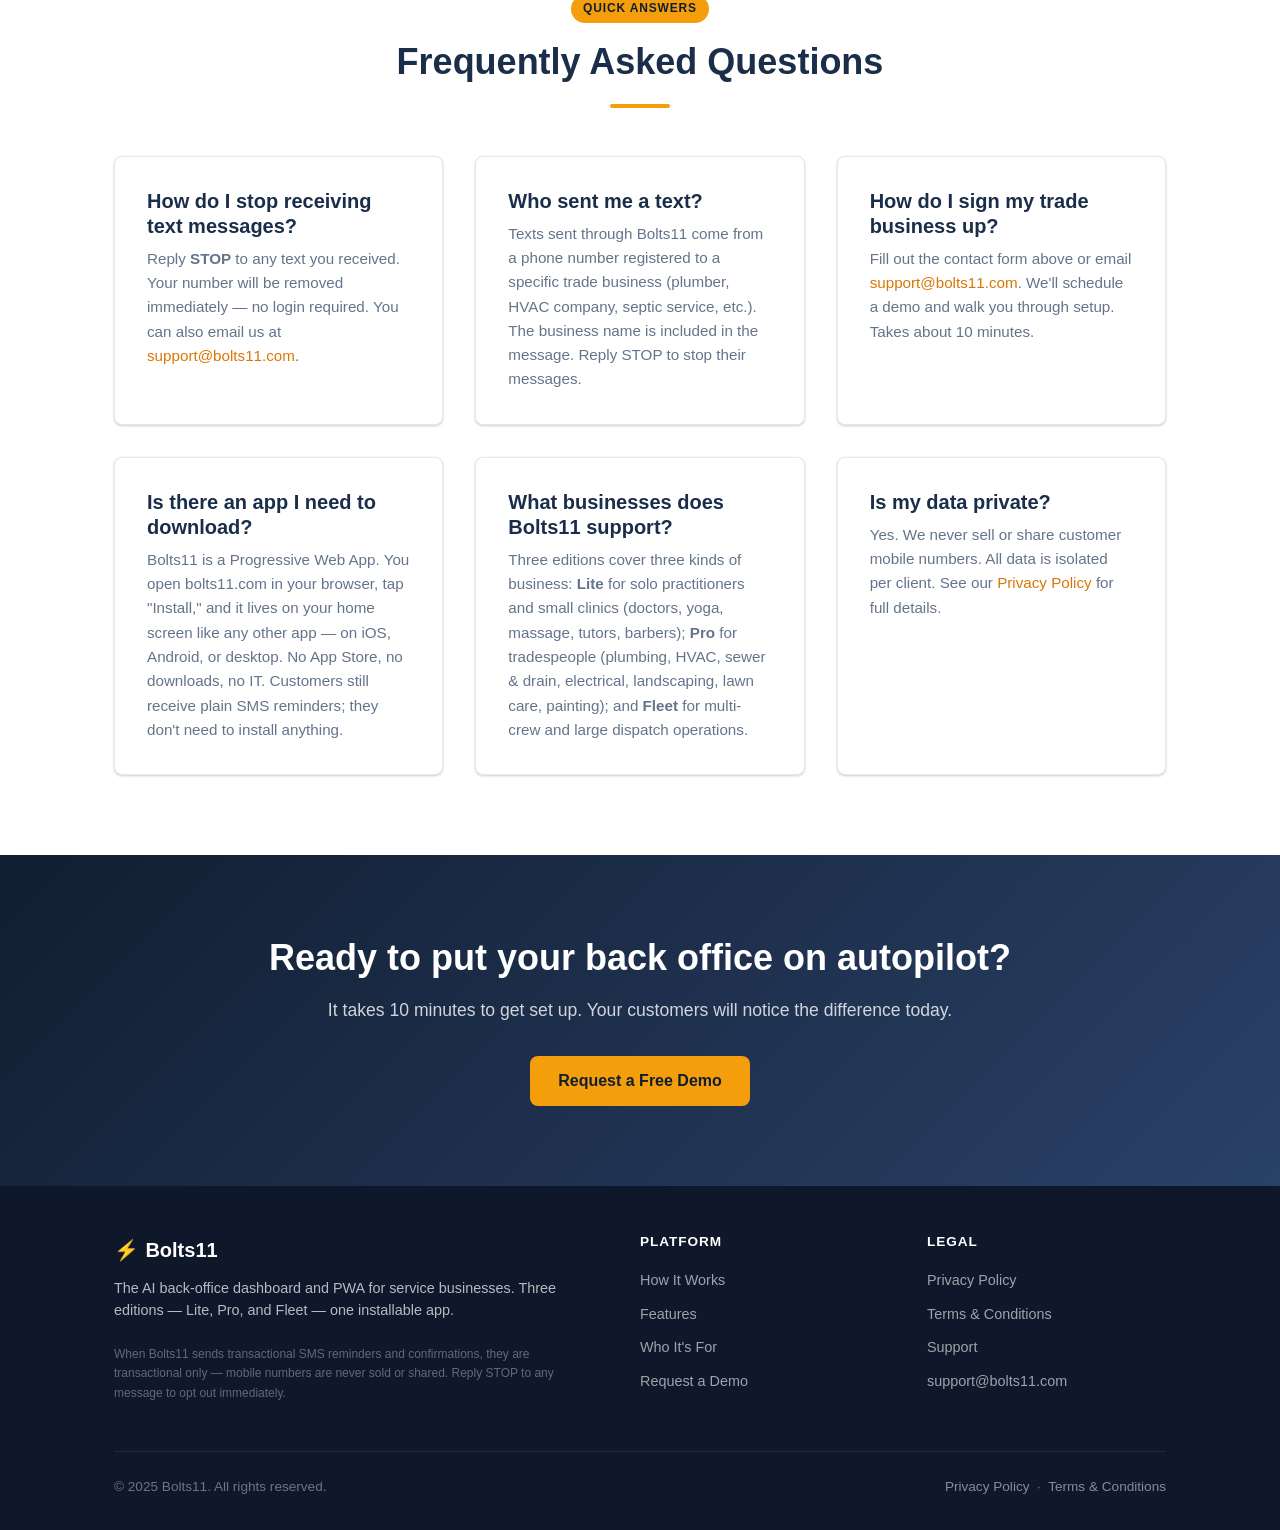
<file: contact/index.html>
<!DOCTYPE html>
<html lang="en">
<head>
  <meta charset="UTF-8" />
  <meta name="viewport" content="width=device-width, initial-scale=1.0" />
  <title>Contact &amp; Support — Bolts11</title>
  <meta name="description" content="Get in touch with Bolts11. Support for Lite, Pro, and Fleet customers — plus end-customer message and opt-out help." />
  <link rel="icon" href="data:image/svg+xml,<svg xmlns='http://www.w3.org/2000/svg' viewBox='0 0 100 100'><text y='.9em' font-size='90'>⚡</text></svg>" />
  <link rel="stylesheet" href="../css/styles.css" />
</head>
<body>

<!-- NAVBAR -->
<nav class="navbar" role="navigation" aria-label="Main navigation">
  <div class="container navbar__inner">
    <a href="/" class="navbar__logo" aria-label="Bolts11 Home">
      <span class="navbar__logo-bolt" aria-hidden="true">⚡</span>
      Bolts11
    </a>
    <ul class="navbar__links">
      <li><a href="/#how-it-works">How It Works</a></li>
      <li><a href="/#editions">Editions</a></li>
      <li><a href="/#features">Features</a></li>
      <li><a href="/contact/" aria-current="page">Contact</a></li>
    </ul>
    <div class="navbar__cta">
      <a href="/contact/" class="btn btn-primary">Request a Demo</a>
    </div>
    <button class="navbar__hamburger" id="hamburger" aria-label="Toggle menu" aria-expanded="false">
      <span></span><span></span><span></span>
    </button>
  </div>
  <div class="container">
    <div class="navbar__mobile-menu" id="mobile-menu" role="menu">
      <a href="/#how-it-works">How It Works</a>
      <a href="/#editions">Editions</a>
      <a href="/#features">Features</a>
      <a href="/contact/" style="color: var(--amber); font-weight: 700;">Contact →</a>
    </div>
  </div>
</nav>

<!-- PAGE HEADER -->
<header class="legal-header">
  <div class="container">
    <div class="badge">Get in Touch</div>
    <h1>Contact &amp; Support</h1>
    <p>We're here for Lite, Pro, and Fleet customers — and for anyone who received a message from a business using Bolts11. We'll get back to you fast.</p>
  </div>
</header>

<!-- MAIN CONTENT -->
<main class="section">
  <div class="container">
    <div class="contact-grid">

      <!-- LEFT: Contact cards -->
      <div>
        <h2 style="font-size: 1.5rem; margin-bottom: 1.5rem;">How can we help?</h2>

        <div class="contact-card">
          <h3>🏢 Business Owners &amp; Clients</h3>
          <p>
            Whether you're a tradesperson sizing up <strong>Bolts11 Pro</strong>, a solo practitioner
            looking at <strong>Lite</strong>, or a fleet operator evaluating <strong>Fleet</strong> —
            or you already have an account and need help — reach out here.
          </p>
          <div class="contact-card__email">
            <a href="mailto:support@bolts11.com">support@bolts11.com</a>
          </div>
          <p style="margin-top: .5rem; font-size: .85rem; color: var(--slate-500);">
            We respond within 1 business day.
          </p>
        </div>

        <div class="contact-card">
          <h3>📱 End Customers — Got a Text From Us?</h3>
          <p>
            If you received an SMS notification through a trade business that uses Bolts11 and
            have questions or want to stop receiving messages, we can help immediately.
          </p>
          <ul style="padding-left: 1.25rem; color: var(--slate-500); font-size: .95rem; margin-bottom: 1rem;">
            <li><strong>To stop messages:</strong> Reply <strong>STOP</strong> to the text you received — takes effect immediately.</li>
            <li><strong>To reach us directly:</strong> Email <a href="mailto:support@bolts11.com">support@bolts11.com</a> with your number.</li>
          </ul>
        </div>

        <div class="contact-card">
          <h3>⚡ Request a Demo</h3>
          <p>
            Want to see Bolts11 in action before committing? Fill out the form and we'll walk you
            through a live demo tailored to your trade.
          </p>
          <div class="contact-card__email">
            <a href="mailto:demo@bolts11.com">demo@bolts11.com</a>
          </div>
        </div>

        <div class="contact-card" style="background: var(--navy); border-color: var(--navy);">
          <h3 style="color: var(--white);">⏱ Response Times</h3>
          <ul style="padding-left: 1.25rem; color: rgba(255,255,255,.75); font-size: .9rem;">
            <li>STOP opt-out requests: <strong style="color: var(--amber);">Immediate</strong></li>
            <li>Support emails: <strong style="color: var(--amber);">Within 1 business day</strong></li>
            <li>Demo requests: <strong style="color: var(--amber);">Within 24 hours</strong></li>
          </ul>
        </div>
      </div>

      <!-- RIGHT: Contact form -->
      <div>
        <h2 style="font-size: 1.5rem; margin-bottom: 1.5rem;">Send us a message</h2>

        <div
          id="form-success"
          style="display:none; background:#f0fdf4; border:1px solid #86efac; border-radius:var(--radius); padding:1.25rem 1.5rem; margin-bottom:1.5rem; color:#166534;"
        >
          <strong>Message sent!</strong> Your email client should have opened. We'll get back to you shortly.
        </div>

        <form id="contact-form" novalidate>
          <div class="form-group">
            <label for="type">I am a…</label>
            <select id="type" name="type">
              <option value="trade-business">Trade business owner / client</option>
              <option value="demo-request">Interested in a demo</option>
              <option value="end-customer">End customer (got a text from a trade business)</option>
              <option value="opt-out">I want to stop receiving texts</option>
              <option value="other">Other</option>
            </select>
          </div>

          <div class="form-group">
            <label for="name">Your Name <span aria-hidden="true" style="color:var(--amber)">*</span></label>
            <input type="text" id="name" name="name" autocomplete="name" required placeholder="Jane Smith" />
          </div>

          <div class="form-group">
            <label for="email">Email Address <span aria-hidden="true" style="color:var(--amber)">*</span></label>
            <input type="email" id="email" name="email" autocomplete="email" required placeholder="jane@yourcompany.com" />
          </div>

          <div class="form-group">
            <label for="business">Business Name <span style="font-weight:400; color:var(--slate-500)">(optional)</span></label>
            <input type="text" id="business" name="business" placeholder="Smith Plumbing LLC" />
          </div>

          <div class="form-group">
            <label for="phone">Phone Number <span style="font-weight:400; color:var(--slate-500)">(optional)</span></label>
            <input type="tel" id="phone" name="phone" autocomplete="tel" placeholder="+1 (207) 555-0100" />
            <div class="form-note">If you're requesting an opt-out, include the mobile number you'd like removed.</div>
          </div>

          <div class="form-group">
            <label for="message">Message <span aria-hidden="true" style="color:var(--amber)">*</span></label>
            <textarea id="message" name="message" required placeholder="Tell us what you need..."></textarea>
          </div>

          <div class="form-group" style="margin-bottom:0;">
            <button type="submit" class="btn btn-primary" style="width:100%; justify-content:center; font-size:1.05rem; padding:1rem;">
              Send Message →
            </button>
            <div class="form-note" style="text-align:center; margin-top:.75rem;">
              Your email client will open to send. No data leaves your browser otherwise.
            </div>
          </div>
        </form>
      </div>

    </div>

    <!-- FAQ -->
    <div style="margin-top: 5rem;">
      <div class="text-center" style="margin-bottom: 2.5rem;">
        <div class="badge">Quick Answers</div>
        <h2>Frequently Asked Questions</h2>
        <div class="divider"></div>
      </div>

      <div class="features" style="grid-template-columns: repeat(auto-fit, minmax(300px, 1fr));">
        <div class="feature-card">
          <h3>How do I stop receiving text messages?</h3>
          <p>
            Reply <strong>STOP</strong> to any text you received. Your number will be removed
            immediately — no login required. You can also email us at
            <a href="mailto:support@bolts11.com">support@bolts11.com</a>.
          </p>
        </div>
        <div class="feature-card">
          <h3>Who sent me a text?</h3>
          <p>
            Texts sent through Bolts11 come from a phone number registered to a specific trade
            business (plumber, HVAC company, septic service, etc.). The business name is included
            in the message. Reply STOP to stop their messages.
          </p>
        </div>
        <div class="feature-card">
          <h3>How do I sign my trade business up?</h3>
          <p>
            Fill out the contact form above or email <a href="mailto:support@bolts11.com">support@bolts11.com</a>.
            We'll schedule a demo and walk you through setup. Takes about 10 minutes.
          </p>
        </div>
        <div class="feature-card">
          <h3>Is there an app I need to download?</h3>
          <p>
            Bolts11 is a Progressive Web App. You open bolts11.com in your browser, tap "Install,"
            and it lives on your home screen like any other app — on iOS, Android, or desktop.
            No App Store, no downloads, no IT. Customers still receive plain SMS reminders; they
            don't need to install anything.
          </p>
        </div>
        <div class="feature-card">
          <h3>What businesses does Bolts11 support?</h3>
          <p>
            Three editions cover three kinds of business: <strong>Lite</strong> for solo
            practitioners and small clinics (doctors, yoga, massage, tutors, barbers);
            <strong>Pro</strong> for tradespeople (plumbing, HVAC, sewer &amp; drain, electrical,
            landscaping, lawn care, painting); and <strong>Fleet</strong> for multi-crew and
            large dispatch operations.
          </p>
        </div>
        <div class="feature-card">
          <h3>Is my data private?</h3>
          <p>
            Yes. We never sell or share customer mobile numbers. All data is isolated per client.
            See our <a href="/privacy-policy/">Privacy Policy</a> for full details.
          </p>
        </div>
      </div>
    </div>

  </div>
</main>

<!-- CTA BANNER -->
<section class="cta-banner" aria-labelledby="cta-heading">
  <div class="container">
    <h2 id="cta-heading">Ready to put your back office on autopilot?</h2>
    <p>It takes 10 minutes to get set up. Your customers will notice the difference today.</p>
    <a href="mailto:demo@bolts11.com" class="btn btn-primary">Request a Free Demo</a>
  </div>
</section>

<!-- FOOTER -->
<footer class="footer" role="contentinfo">
  <div class="container">
    <div class="footer__inner">
      <div class="footer__brand">
        <a href="/" class="footer__logo">
          <span class="footer__logo-bolt" aria-hidden="true">⚡</span>
          Bolts11
        </a>
        <p class="footer__tagline">The AI back-office dashboard and PWA for service businesses. Three editions — Lite, Pro, and Fleet — one installable app.</p>
        <p class="footer__compliance">
          When Bolts11 sends transactional SMS reminders and confirmations, they are transactional
          only — mobile numbers are never sold or shared. Reply STOP to any message to opt out
          immediately.
        </p>
      </div>
      <div class="footer__col">
        <h4>Platform</h4>
        <ul>
          <li><a href="/#how-it-works">How It Works</a></li>
          <li><a href="/#features">Features</a></li>
          <li><a href="/#who-its-for">Who It's For</a></li>
          <li><a href="/contact/">Request a Demo</a></li>
        </ul>
      </div>
      <div class="footer__col">
        <h4>Legal</h4>
        <ul>
          <li><a href="/privacy-policy/">Privacy Policy</a></li>
          <li><a href="/terms-and-conditions/">Terms &amp; Conditions</a></li>
          <li><a href="/contact/">Support</a></li>
          <li><a href="mailto:support@bolts11.com">support@bolts11.com</a></li>
        </ul>
      </div>
    </div>
    <div class="footer__bottom">
      <p>&copy; 2025 Bolts11. All rights reserved.</p>
      <p>
        <a href="/privacy-policy/" style="color: rgba(255,255,255,.5);">Privacy Policy</a>
        &nbsp;·&nbsp;
        <a href="/terms-and-conditions/" style="color: rgba(255,255,255,.5);">Terms &amp; Conditions</a>
      </p>
    </div>
  </div>
</footer>

<script src="../js/main.js"></script>
</body>
</html>
</file>
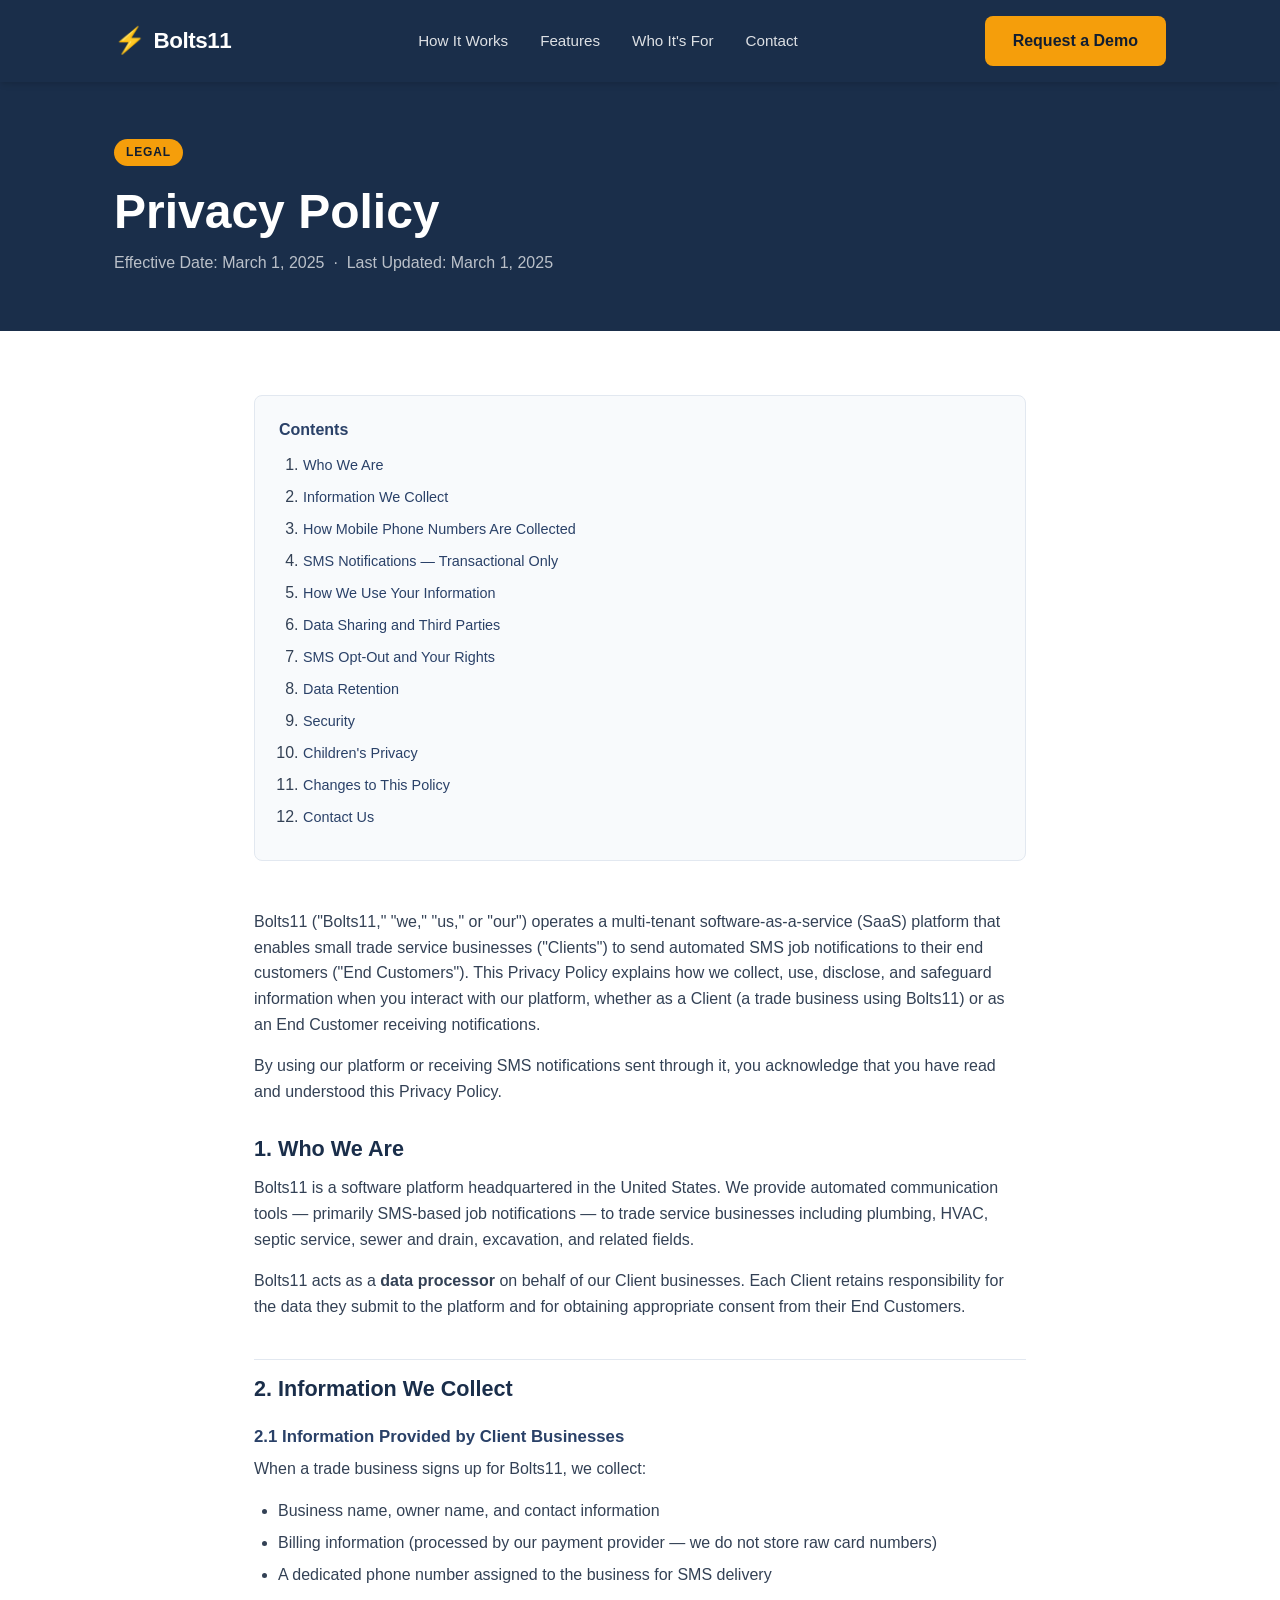
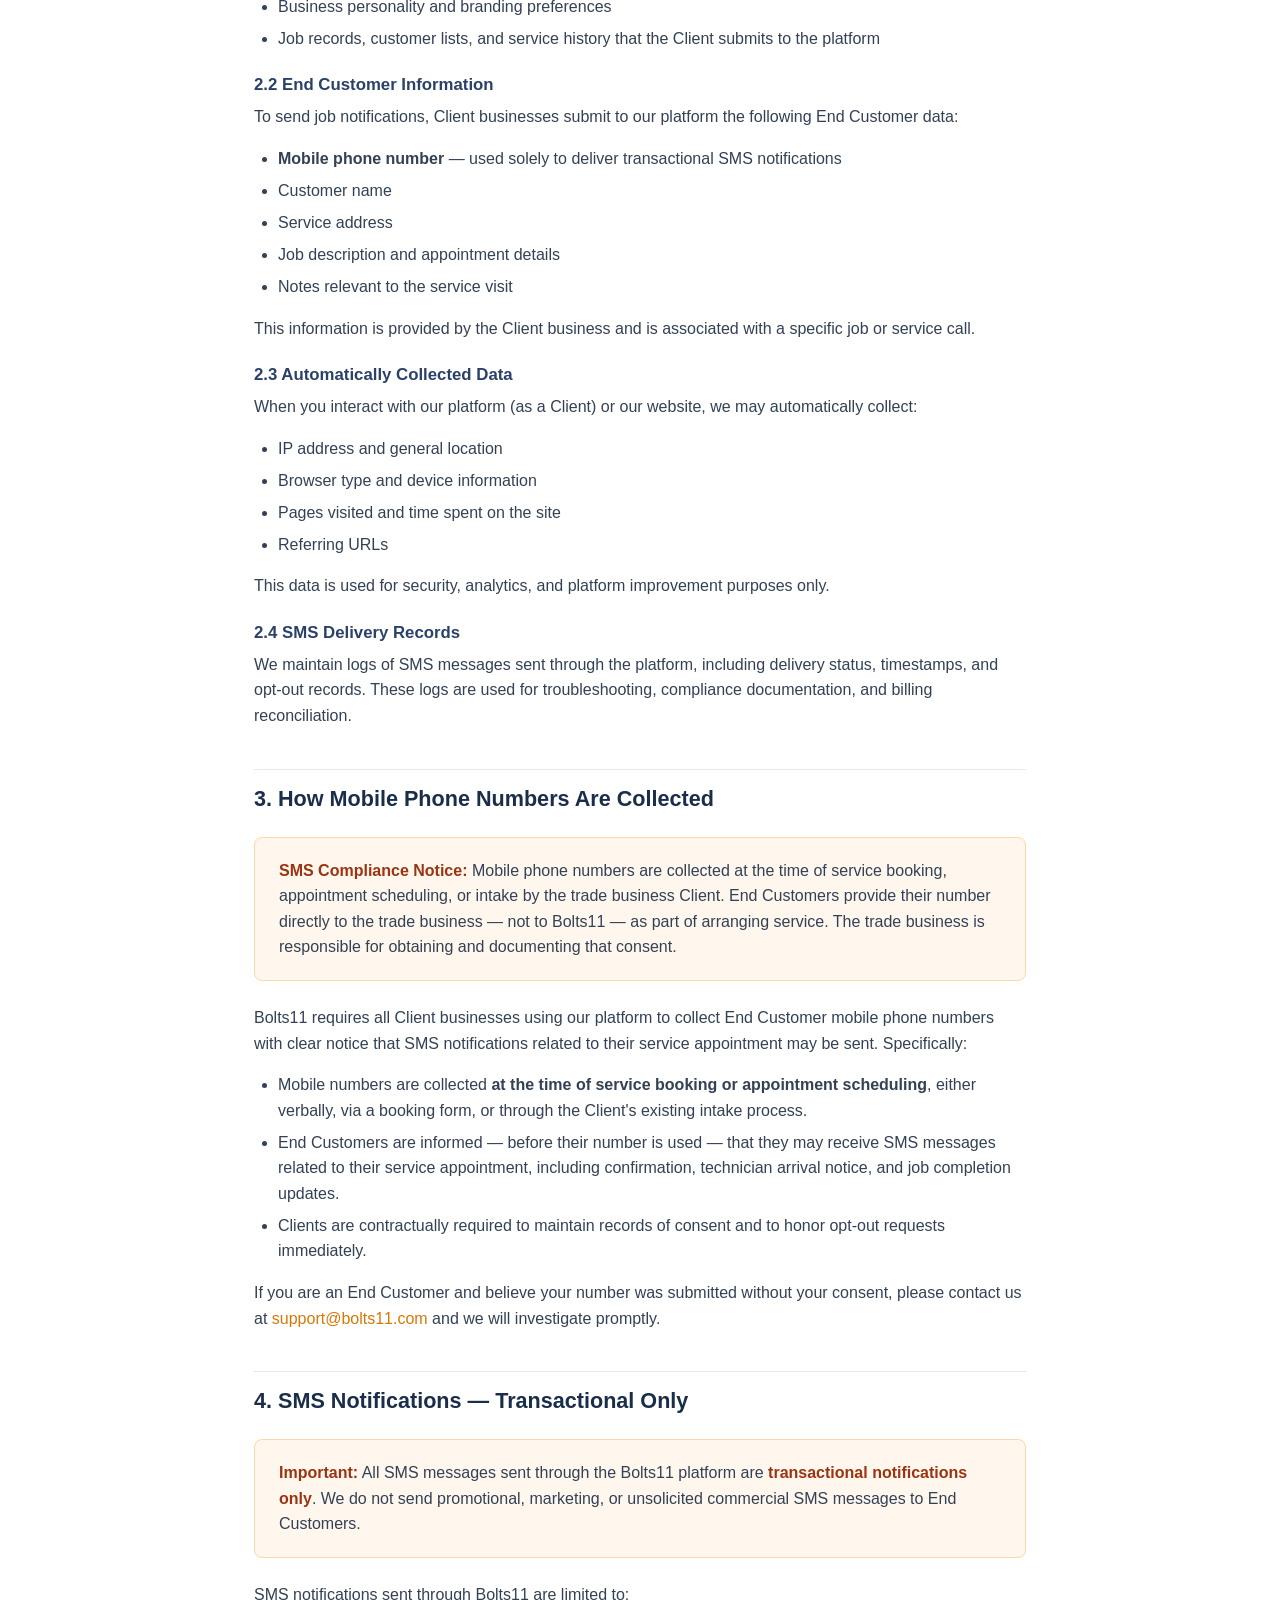
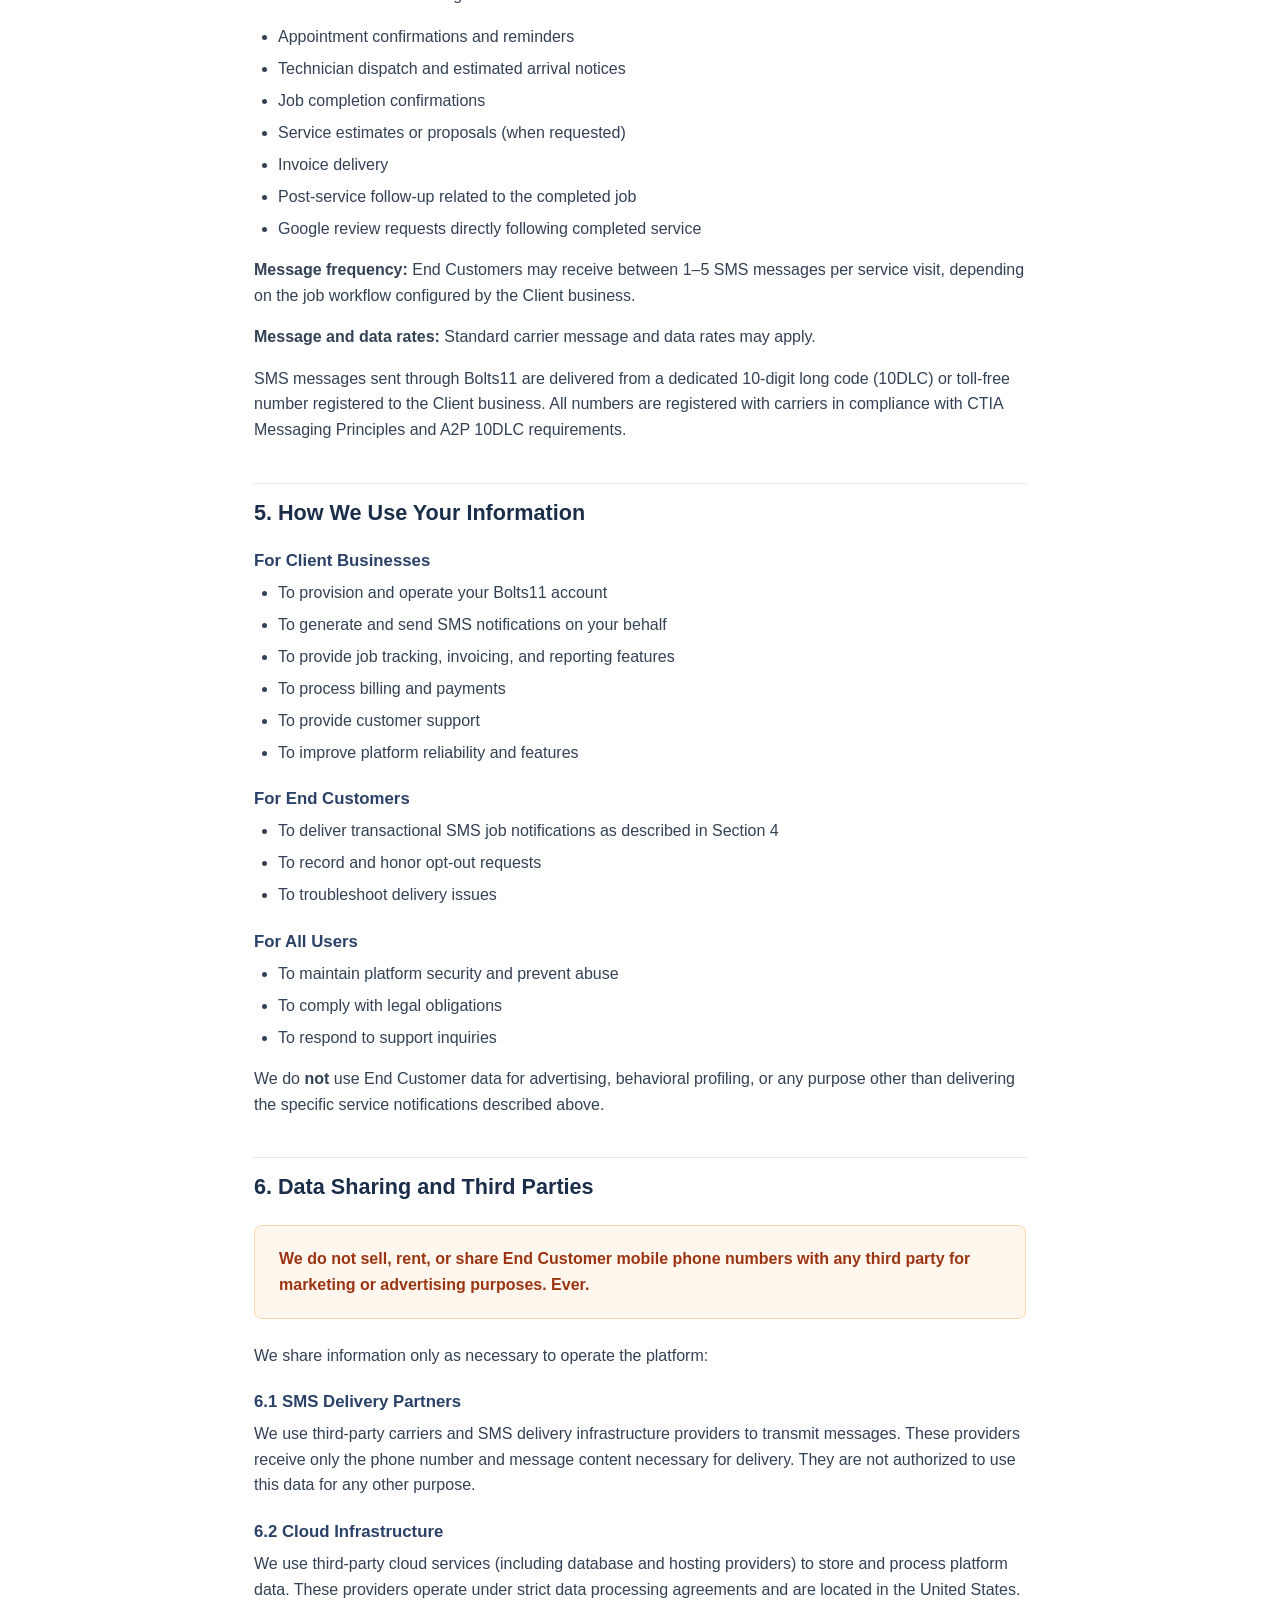
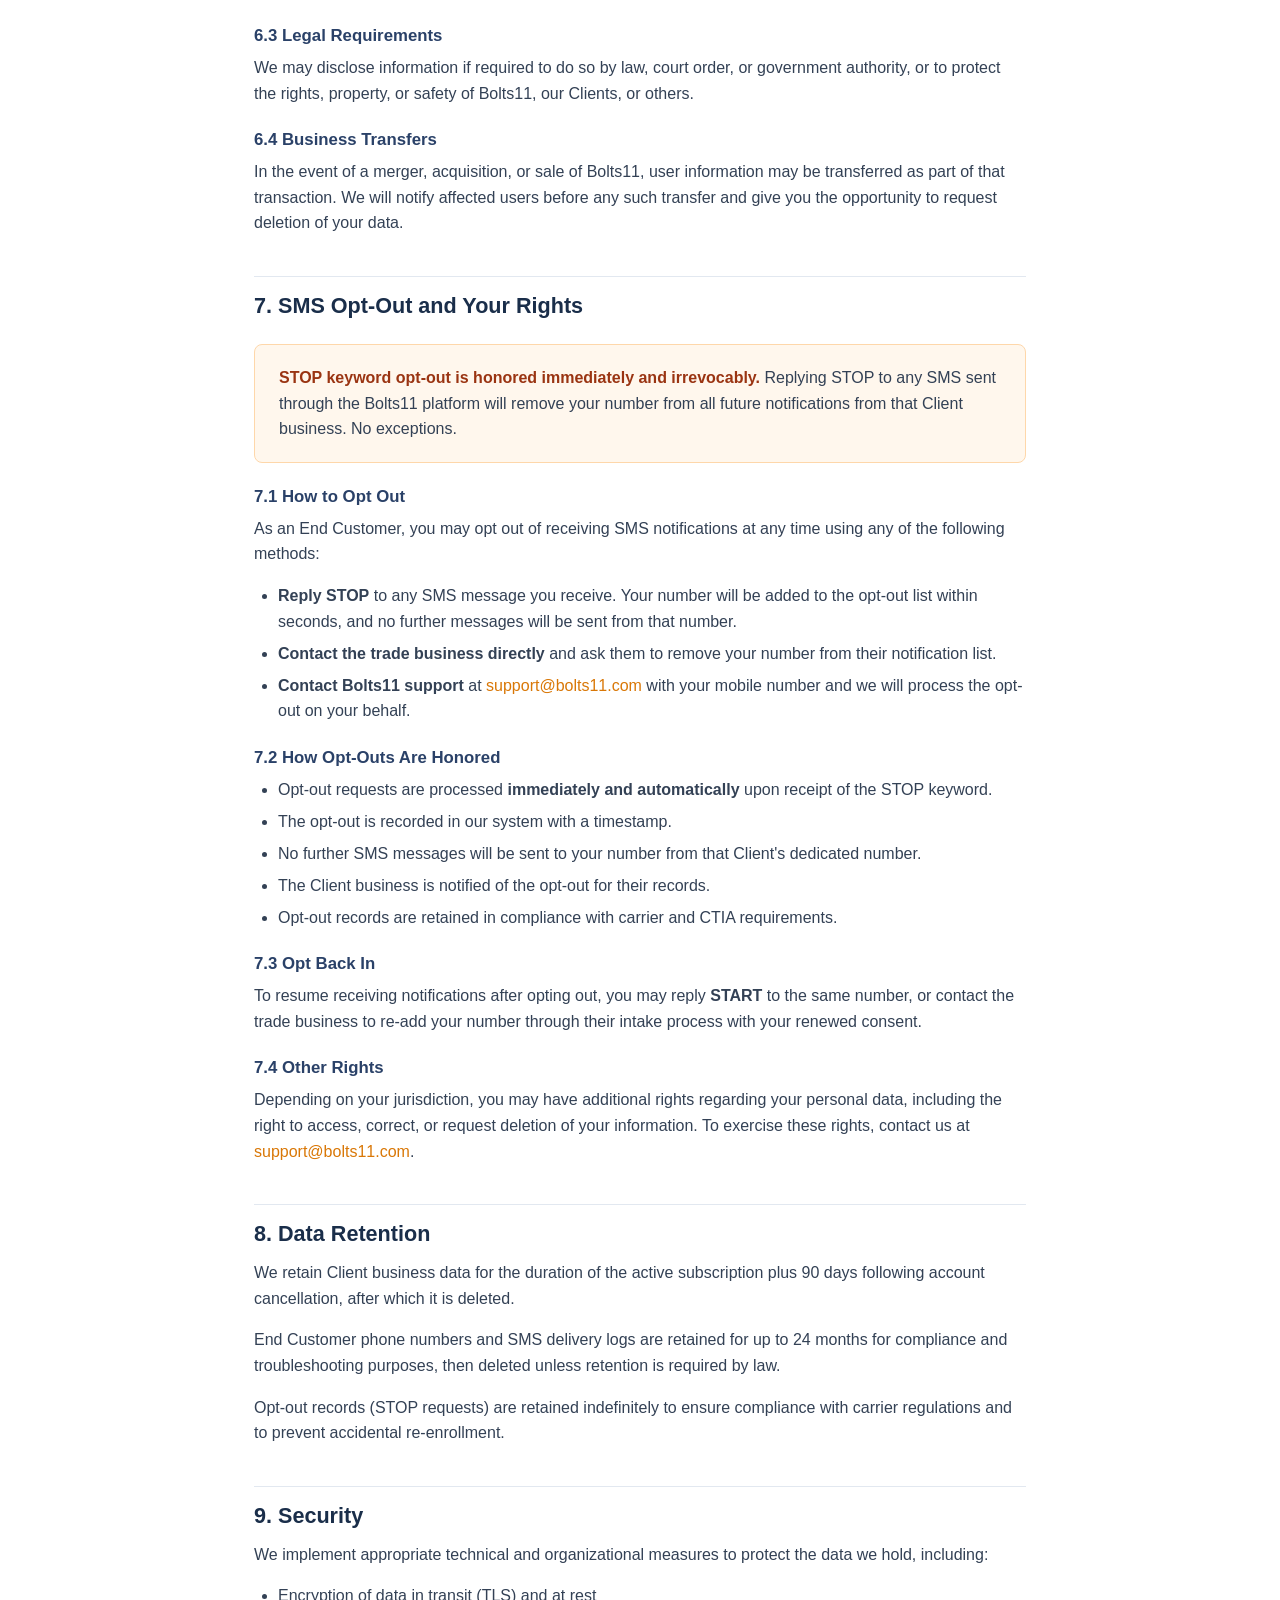
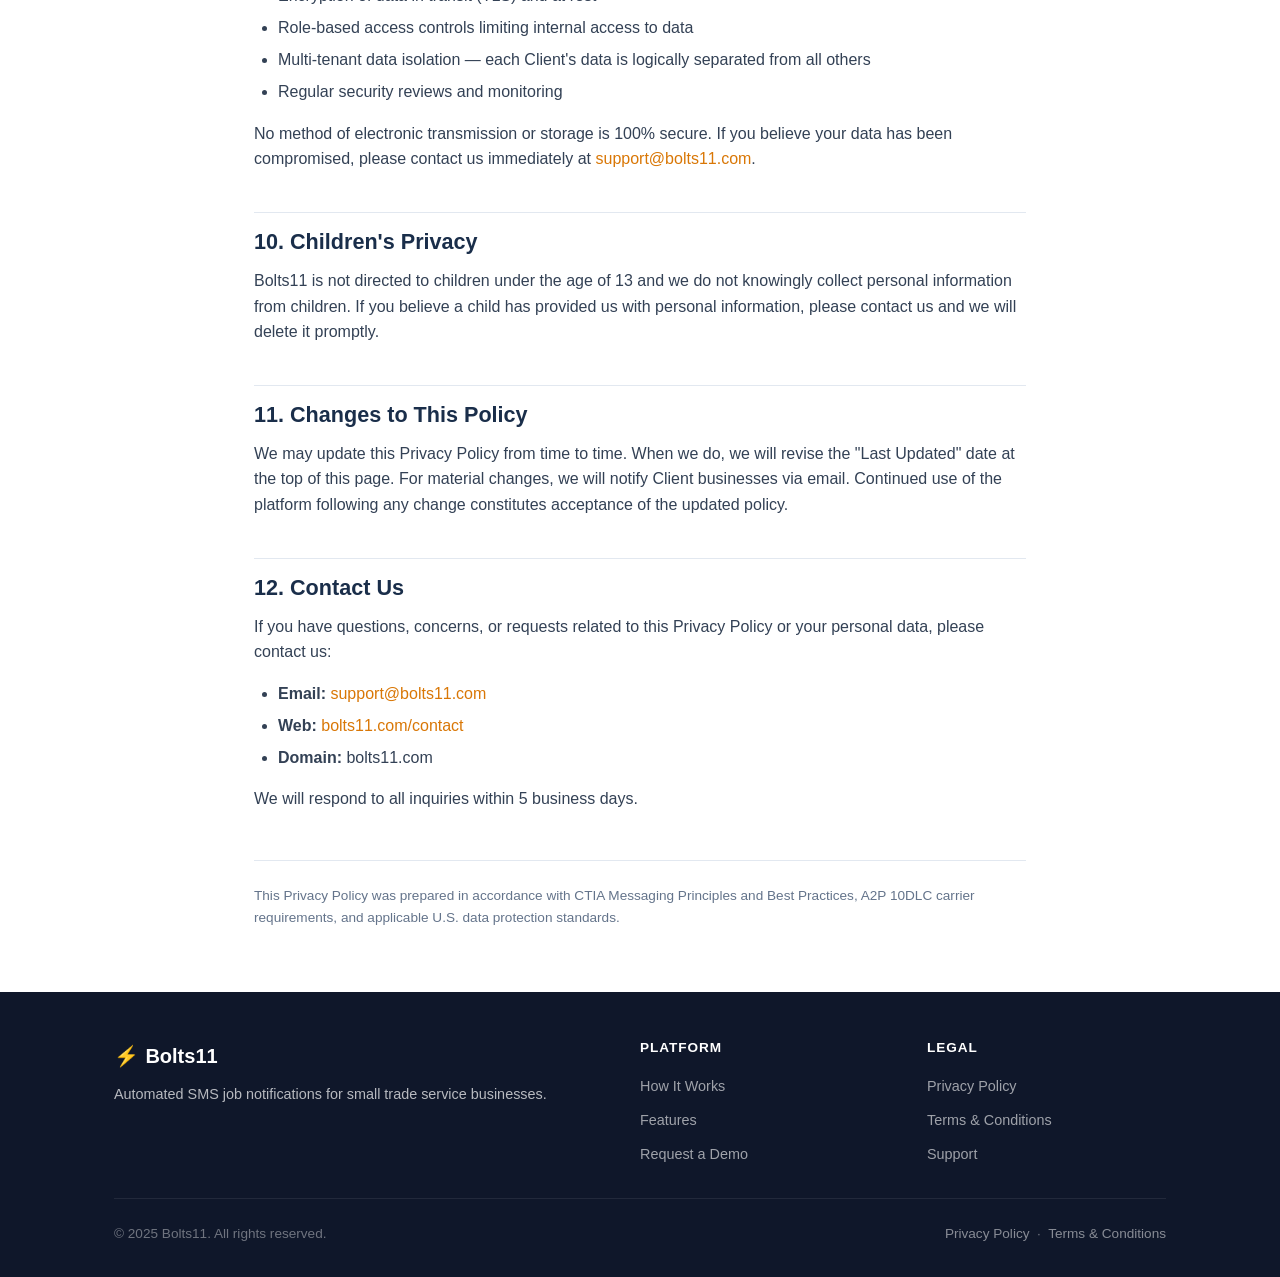
<file: privacy-policy/index.html>
<!DOCTYPE html>
<html lang="en">
<head>
  <meta charset="UTF-8" />
  <meta name="viewport" content="width=device-width, initial-scale=1.0" />
  <title>Privacy Policy — Bolts11</title>
  <meta name="description" content="Bolts11 Privacy Policy. Learn how we collect, use, and protect your data, and how SMS opt-out works." />
  <link rel="icon" href="data:image/svg+xml,<svg xmlns='http://www.w3.org/2000/svg' viewBox='0 0 100 100'><text y='.9em' font-size='90'>⚡</text></svg>" />
  <link rel="stylesheet" href="../css/styles.css" />
</head>
<body>

<!-- NAVBAR -->
<nav class="navbar" role="navigation" aria-label="Main navigation">
  <div class="container navbar__inner">
    <a href="/" class="navbar__logo" aria-label="Bolts11 Home">
      <span class="navbar__logo-bolt" aria-hidden="true">⚡</span>
      Bolts11
    </a>
    <ul class="navbar__links">
      <li><a href="/#how-it-works">How It Works</a></li>
      <li><a href="/#features">Features</a></li>
      <li><a href="/#who-its-for">Who It's For</a></li>
      <li><a href="/contact/">Contact</a></li>
    </ul>
    <div class="navbar__cta">
      <a href="/contact/" class="btn btn-primary">Request a Demo</a>
    </div>
    <button class="navbar__hamburger" id="hamburger" aria-label="Toggle menu" aria-expanded="false">
      <span></span><span></span><span></span>
    </button>
  </div>
  <div class="container">
    <div class="navbar__mobile-menu" id="mobile-menu" role="menu">
      <a href="/#how-it-works">How It Works</a>
      <a href="/#features">Features</a>
      <a href="/#who-its-for">Who It's For</a>
      <a href="/contact/">Contact</a>
      <a href="/contact/" style="color: var(--amber); font-weight: 700;">Request a Demo →</a>
    </div>
  </div>
</nav>

<!-- LEGAL HEADER -->
<header class="legal-header">
  <div class="container">
    <div class="badge">Legal</div>
    <h1>Privacy Policy</h1>
    <p>Effective Date: March 1, 2025 &nbsp;·&nbsp; Last Updated: March 1, 2025</p>
  </div>
</header>

<!-- LEGAL BODY -->
<main class="legal-body">
  <div class="container" style="max-width: 820px;">

    <!-- Table of Contents -->
    <nav class="legal-toc" aria-label="Table of contents">
      <h3>Contents</h3>
      <ol>
        <li><a href="#who-we-are">Who We Are</a></li>
        <li><a href="#information-we-collect">Information We Collect</a></li>
        <li><a href="#how-mobile-numbers-collected">How Mobile Phone Numbers Are Collected</a></li>
        <li><a href="#sms-notifications">SMS Notifications — Transactional Only</a></li>
        <li><a href="#how-we-use-data">How We Use Your Information</a></li>
        <li><a href="#data-sharing">Data Sharing and Third Parties</a></li>
        <li><a href="#sms-opt-out">SMS Opt-Out and Your Rights</a></li>
        <li><a href="#data-retention">Data Retention</a></li>
        <li><a href="#security">Security</a></li>
        <li><a href="#childrens-privacy">Children's Privacy</a></li>
        <li><a href="#changes">Changes to This Policy</a></li>
        <li><a href="#contact">Contact Us</a></li>
      </ol>
    </nav>

    <p>
      Bolts11 ("Bolts11," "we," "us," or "our") operates a multi-tenant software-as-a-service (SaaS)
      platform that enables small trade service businesses ("Clients") to send automated SMS job
      notifications to their end customers ("End Customers"). This Privacy Policy explains how we
      collect, use, disclose, and safeguard information when you interact with our platform, whether
      as a Client (a trade business using Bolts11) or as an End Customer receiving notifications.
    </p>

    <p>
      By using our platform or receiving SMS notifications sent through it, you acknowledge that you
      have read and understood this Privacy Policy.
    </p>

    <!-- 1 -->
    <h2 id="who-we-are">1. Who We Are</h2>
    <p>
      Bolts11 is a software platform headquartered in the United States. We provide automated
      communication tools — primarily SMS-based job notifications — to trade service businesses
      including plumbing, HVAC, septic service, sewer and drain, excavation, and related fields.
    </p>
    <p>
      Bolts11 acts as a <strong>data processor</strong> on behalf of our Client businesses. Each
      Client retains responsibility for the data they submit to the platform and for obtaining
      appropriate consent from their End Customers.
    </p>

    <!-- 2 -->
    <h2 id="information-we-collect">2. Information We Collect</h2>

    <h3>2.1 Information Provided by Client Businesses</h3>
    <p>When a trade business signs up for Bolts11, we collect:</p>
    <ul>
      <li>Business name, owner name, and contact information</li>
      <li>Billing information (processed by our payment provider — we do not store raw card numbers)</li>
      <li>A dedicated phone number assigned to the business for SMS delivery</li>
      <li>Business personality and branding preferences</li>
      <li>Job records, customer lists, and service history that the Client submits to the platform</li>
    </ul>

    <h3>2.2 End Customer Information</h3>
    <p>
      To send job notifications, Client businesses submit to our platform the following End Customer
      data:
    </p>
    <ul>
      <li><strong>Mobile phone number</strong> — used solely to deliver transactional SMS notifications</li>
      <li>Customer name</li>
      <li>Service address</li>
      <li>Job description and appointment details</li>
      <li>Notes relevant to the service visit</li>
    </ul>
    <p>
      This information is provided by the Client business and is associated with a specific job or
      service call.
    </p>

    <h3>2.3 Automatically Collected Data</h3>
    <p>When you interact with our platform (as a Client) or our website, we may automatically collect:</p>
    <ul>
      <li>IP address and general location</li>
      <li>Browser type and device information</li>
      <li>Pages visited and time spent on the site</li>
      <li>Referring URLs</li>
    </ul>
    <p>
      This data is used for security, analytics, and platform improvement purposes only.
    </p>

    <h3>2.4 SMS Delivery Records</h3>
    <p>
      We maintain logs of SMS messages sent through the platform, including delivery status,
      timestamps, and opt-out records. These logs are used for troubleshooting, compliance
      documentation, and billing reconciliation.
    </p>

    <!-- 3 -->
    <h2 id="how-mobile-numbers-collected">3. How Mobile Phone Numbers Are Collected</h2>

    <div class="compliance-box">
      <strong>SMS Compliance Notice:</strong> Mobile phone numbers are collected at the time of
      service booking, appointment scheduling, or intake by the trade business Client. End Customers
      provide their number directly to the trade business — not to Bolts11 — as part of arranging
      service. The trade business is responsible for obtaining and documenting that consent.
    </div>

    <p>
      Bolts11 requires all Client businesses using our platform to collect End Customer mobile
      phone numbers with clear notice that SMS notifications related to their service appointment
      may be sent. Specifically:
    </p>
    <ul>
      <li>
        Mobile numbers are collected <strong>at the time of service booking or appointment scheduling</strong>,
        either verbally, via a booking form, or through the Client's existing intake process.
      </li>
      <li>
        End Customers are informed — before their number is used — that they may receive SMS
        messages related to their service appointment, including confirmation, technician arrival
        notice, and job completion updates.
      </li>
      <li>
        Clients are contractually required to maintain records of consent and to honor opt-out
        requests immediately.
      </li>
    </ul>
    <p>
      If you are an End Customer and believe your number was submitted without your consent, please
      contact us at <a href="mailto:support@bolts11.com">support@bolts11.com</a> and we will
      investigate promptly.
    </p>

    <!-- 4 -->
    <h2 id="sms-notifications">4. SMS Notifications — Transactional Only</h2>

    <div class="compliance-box">
      <strong>Important:</strong> All SMS messages sent through the Bolts11 platform are
      <strong>transactional notifications only</strong>. We do not send promotional, marketing,
      or unsolicited commercial SMS messages to End Customers.
    </div>

    <p>SMS notifications sent through Bolts11 are limited to:</p>
    <ul>
      <li>Appointment confirmations and reminders</li>
      <li>Technician dispatch and estimated arrival notices</li>
      <li>Job completion confirmations</li>
      <li>Service estimates or proposals (when requested)</li>
      <li>Invoice delivery</li>
      <li>Post-service follow-up related to the completed job</li>
      <li>Google review requests directly following completed service</li>
    </ul>

    <p>
      <strong>Message frequency:</strong> End Customers may receive between 1–5 SMS messages per
      service visit, depending on the job workflow configured by the Client business.
    </p>

    <p>
      <strong>Message and data rates:</strong> Standard carrier message and data rates may apply.
    </p>

    <p>
      SMS messages sent through Bolts11 are delivered from a dedicated 10-digit long code (10DLC)
      or toll-free number registered to the Client business. All numbers are registered with carriers
      in compliance with CTIA Messaging Principles and A2P 10DLC requirements.
    </p>

    <!-- 5 -->
    <h2 id="how-we-use-data">5. How We Use Your Information</h2>

    <h3>For Client Businesses</h3>
    <ul>
      <li>To provision and operate your Bolts11 account</li>
      <li>To generate and send SMS notifications on your behalf</li>
      <li>To provide job tracking, invoicing, and reporting features</li>
      <li>To process billing and payments</li>
      <li>To provide customer support</li>
      <li>To improve platform reliability and features</li>
    </ul>

    <h3>For End Customers</h3>
    <ul>
      <li>To deliver transactional SMS job notifications as described in Section 4</li>
      <li>To record and honor opt-out requests</li>
      <li>To troubleshoot delivery issues</li>
    </ul>

    <h3>For All Users</h3>
    <ul>
      <li>To maintain platform security and prevent abuse</li>
      <li>To comply with legal obligations</li>
      <li>To respond to support inquiries</li>
    </ul>

    <p>
      We do <strong>not</strong> use End Customer data for advertising, behavioral profiling,
      or any purpose other than delivering the specific service notifications described above.
    </p>

    <!-- 6 -->
    <h2 id="data-sharing">6. Data Sharing and Third Parties</h2>

    <div class="compliance-box">
      <strong>We do not sell, rent, or share End Customer mobile phone numbers with any third party
      for marketing or advertising purposes. Ever.</strong>
    </div>

    <p>
      We share information only as necessary to operate the platform:
    </p>

    <h3>6.1 SMS Delivery Partners</h3>
    <p>
      We use third-party carriers and SMS delivery infrastructure providers to transmit messages.
      These providers receive only the phone number and message content necessary for delivery.
      They are not authorized to use this data for any other purpose.
    </p>

    <h3>6.2 Cloud Infrastructure</h3>
    <p>
      We use third-party cloud services (including database and hosting providers) to store and
      process platform data. These providers operate under strict data processing agreements and
      are located in the United States.
    </p>

    <h3>6.3 Legal Requirements</h3>
    <p>
      We may disclose information if required to do so by law, court order, or government authority,
      or to protect the rights, property, or safety of Bolts11, our Clients, or others.
    </p>

    <h3>6.4 Business Transfers</h3>
    <p>
      In the event of a merger, acquisition, or sale of Bolts11, user information may be transferred
      as part of that transaction. We will notify affected users before any such transfer and give
      you the opportunity to request deletion of your data.
    </p>

    <!-- 7 -->
    <h2 id="sms-opt-out">7. SMS Opt-Out and Your Rights</h2>

    <div class="compliance-box">
      <strong>STOP keyword opt-out is honored immediately and irrevocably.</strong> Replying STOP
      to any SMS sent through the Bolts11 platform will remove your number from all future
      notifications from that Client business. No exceptions.
    </div>

    <h3>7.1 How to Opt Out</h3>
    <p>
      As an End Customer, you may opt out of receiving SMS notifications at any time using
      any of the following methods:
    </p>
    <ul>
      <li>
        <strong>Reply STOP</strong> to any SMS message you receive. Your number will be added to
        the opt-out list within seconds, and no further messages will be sent from that number.
      </li>
      <li>
        <strong>Contact the trade business directly</strong> and ask them to remove your number
        from their notification list.
      </li>
      <li>
        <strong>Contact Bolts11 support</strong> at <a href="mailto:support@bolts11.com">support@bolts11.com</a>
        with your mobile number and we will process the opt-out on your behalf.
      </li>
    </ul>

    <h3>7.2 How Opt-Outs Are Honored</h3>
    <ul>
      <li>Opt-out requests are processed <strong>immediately and automatically</strong> upon receipt of the STOP keyword.</li>
      <li>The opt-out is recorded in our system with a timestamp.</li>
      <li>No further SMS messages will be sent to your number from that Client's dedicated number.</li>
      <li>The Client business is notified of the opt-out for their records.</li>
      <li>Opt-out records are retained in compliance with carrier and CTIA requirements.</li>
    </ul>

    <h3>7.3 Opt Back In</h3>
    <p>
      To resume receiving notifications after opting out, you may reply <strong>START</strong> to
      the same number, or contact the trade business to re-add your number through their intake
      process with your renewed consent.
    </p>

    <h3>7.4 Other Rights</h3>
    <p>
      Depending on your jurisdiction, you may have additional rights regarding your personal data,
      including the right to access, correct, or request deletion of your information. To exercise
      these rights, contact us at <a href="mailto:support@bolts11.com">support@bolts11.com</a>.
    </p>

    <!-- 8 -->
    <h2 id="data-retention">8. Data Retention</h2>
    <p>
      We retain Client business data for the duration of the active subscription plus 90 days
      following account cancellation, after which it is deleted.
    </p>
    <p>
      End Customer phone numbers and SMS delivery logs are retained for up to 24 months for
      compliance and troubleshooting purposes, then deleted unless retention is required by law.
    </p>
    <p>
      Opt-out records (STOP requests) are retained indefinitely to ensure compliance with
      carrier regulations and to prevent accidental re-enrollment.
    </p>

    <!-- 9 -->
    <h2 id="security">9. Security</h2>
    <p>
      We implement appropriate technical and organizational measures to protect the data we hold,
      including:
    </p>
    <ul>
      <li>Encryption of data in transit (TLS) and at rest</li>
      <li>Role-based access controls limiting internal access to data</li>
      <li>Multi-tenant data isolation — each Client's data is logically separated from all others</li>
      <li>Regular security reviews and monitoring</li>
    </ul>
    <p>
      No method of electronic transmission or storage is 100% secure. If you believe your data has
      been compromised, please contact us immediately at <a href="mailto:support@bolts11.com">support@bolts11.com</a>.
    </p>

    <!-- 10 -->
    <h2 id="childrens-privacy">10. Children's Privacy</h2>
    <p>
      Bolts11 is not directed to children under the age of 13 and we do not knowingly collect
      personal information from children. If you believe a child has provided us with personal
      information, please contact us and we will delete it promptly.
    </p>

    <!-- 11 -->
    <h2 id="changes">11. Changes to This Policy</h2>
    <p>
      We may update this Privacy Policy from time to time. When we do, we will revise the
      "Last Updated" date at the top of this page. For material changes, we will notify Client
      businesses via email. Continued use of the platform following any change constitutes
      acceptance of the updated policy.
    </p>

    <!-- 12 -->
    <h2 id="contact">12. Contact Us</h2>
    <p>
      If you have questions, concerns, or requests related to this Privacy Policy or your personal
      data, please contact us:
    </p>
    <ul>
      <li><strong>Email:</strong> <a href="mailto:support@bolts11.com">support@bolts11.com</a></li>
      <li><strong>Web:</strong> <a href="/contact/">bolts11.com/contact</a></li>
      <li><strong>Domain:</strong> bolts11.com</li>
    </ul>
    <p>
      We will respond to all inquiries within 5 business days.
    </p>

    <div style="margin-top: 3rem; padding-top: 1.5rem; border-top: 1px solid var(--slate-200); color: var(--slate-500); font-size: .85rem;">
      This Privacy Policy was prepared in accordance with CTIA Messaging Principles and Best
      Practices, A2P 10DLC carrier requirements, and applicable U.S. data protection standards.
    </div>

  </div>
</main>

<!-- FOOTER -->
<footer class="footer" role="contentinfo">
  <div class="container">
    <div class="footer__inner">
      <div class="footer__brand">
        <a href="/" class="footer__logo">
          <span class="footer__logo-bolt" aria-hidden="true">⚡</span>
          Bolts11
        </a>
        <p class="footer__tagline">Automated SMS job notifications for small trade service businesses.</p>
      </div>
      <div class="footer__col">
        <h4>Platform</h4>
        <ul>
          <li><a href="/#how-it-works">How It Works</a></li>
          <li><a href="/#features">Features</a></li>
          <li><a href="/contact/">Request a Demo</a></li>
        </ul>
      </div>
      <div class="footer__col">
        <h4>Legal</h4>
        <ul>
          <li><a href="/privacy-policy/">Privacy Policy</a></li>
          <li><a href="/terms-and-conditions/">Terms &amp; Conditions</a></li>
          <li><a href="/contact/">Support</a></li>
        </ul>
      </div>
    </div>
    <div class="footer__bottom">
      <p>&copy; 2025 Bolts11. All rights reserved.</p>
      <p>
        <a href="/privacy-policy/" style="color: rgba(255,255,255,.5);">Privacy Policy</a>
        &nbsp;·&nbsp;
        <a href="/terms-and-conditions/" style="color: rgba(255,255,255,.5);">Terms &amp; Conditions</a>
      </p>
    </div>
  </div>
</footer>

<script src="../js/main.js"></script>
</body>
</html>
</file>
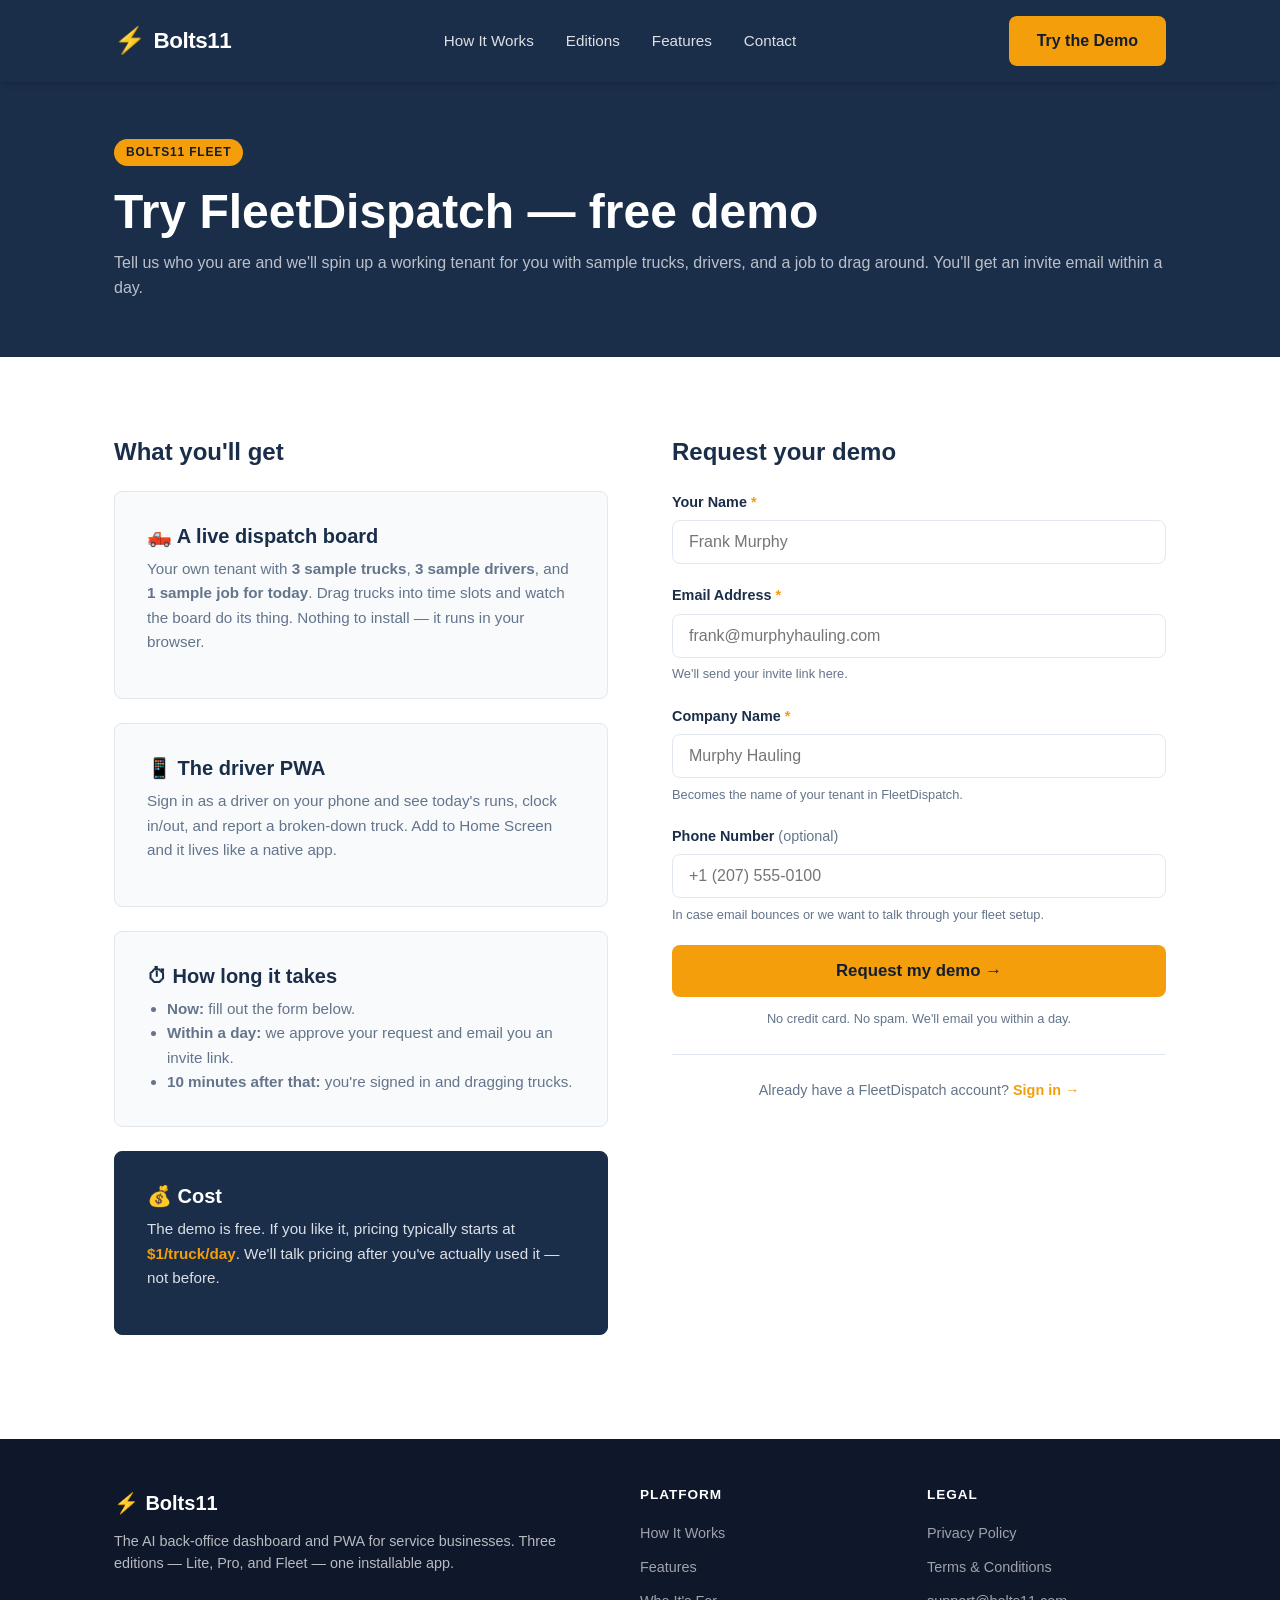
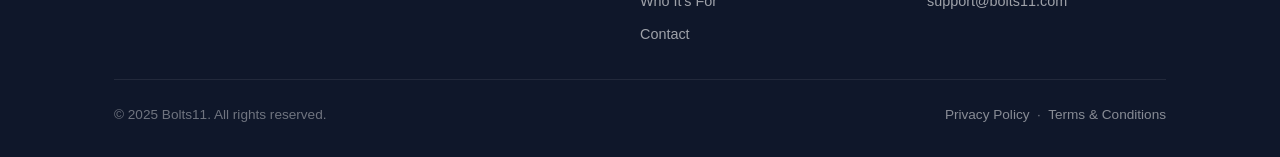
<file: signup/index.html>
<!DOCTYPE html>
<html lang="en">
<head>
  <meta charset="UTF-8" />
  <meta name="viewport" content="width=device-width, initial-scale=1.0" />
  <title>Try the Demo — FleetDispatch by Bolts11</title>
  <meta name="description" content="Request a free demo of FleetDispatch — the Bolts11 Fleet edition for dispatchers running dozens of trucks. Get a working tenant with seeded sample data within a day." />
  <link rel="icon" href="data:image/svg+xml,<svg xmlns='http://www.w3.org/2000/svg' viewBox='0 0 100 100'><text y='.9em' font-size='90'>⚡</text></svg>" />
  <link rel="stylesheet" href="../css/styles.css" />
</head>
<body>

<!-- NAVBAR -->
<nav class="navbar" role="navigation" aria-label="Main navigation">
  <div class="container navbar__inner">
    <a href="/" class="navbar__logo" aria-label="Bolts11 Home">
      <span class="navbar__logo-bolt" aria-hidden="true">⚡</span>
      Bolts11
    </a>
    <ul class="navbar__links">
      <li><a href="/#how-it-works">How It Works</a></li>
      <li><a href="/#editions">Editions</a></li>
      <li><a href="/#features">Features</a></li>
      <li><a href="/contact/">Contact</a></li>
    </ul>
    <div class="navbar__cta">
      <a href="/signup/" class="btn btn-primary" aria-current="page">Try the Demo</a>
    </div>
    <button class="navbar__hamburger" id="hamburger" aria-label="Toggle menu" aria-expanded="false">
      <span></span><span></span><span></span>
    </button>
  </div>
  <div class="container">
    <div class="navbar__mobile-menu" id="mobile-menu" role="menu">
      <a href="/#how-it-works">How It Works</a>
      <a href="/#editions">Editions</a>
      <a href="/#features">Features</a>
      <a href="/signup/" style="color: var(--amber); font-weight: 700;">Try the Demo →</a>
    </div>
  </div>
</nav>

<!-- PAGE HEADER -->
<header class="legal-header">
  <div class="container">
    <div class="badge">Bolts11 Fleet</div>
    <h1>Try FleetDispatch — free demo</h1>
    <p>Tell us who you are and we'll spin up a working tenant for you with sample trucks, drivers, and a job to drag around. You'll get an invite email within a day.</p>
  </div>
</header>

<!-- MAIN CONTENT -->
<main class="section">
  <div class="container">
    <div class="contact-grid">

      <!-- LEFT: What you get -->
      <div>
        <h2 style="font-size: 1.5rem; margin-bottom: 1.5rem;">What you'll get</h2>

        <div class="contact-card">
          <h3>🛻 A live dispatch board</h3>
          <p>
            Your own tenant with <strong>3 sample trucks</strong>, <strong>3 sample drivers</strong>,
            and <strong>1 sample job for today</strong>. Drag trucks into time slots and watch the
            board do its thing. Nothing to install — it runs in your browser.
          </p>
        </div>

        <div class="contact-card">
          <h3>📱 The driver PWA</h3>
          <p>
            Sign in as a driver on your phone and see today's runs, clock in/out, and report a
            broken-down truck. Add to Home Screen and it lives like a native app.
          </p>
        </div>

        <div class="contact-card">
          <h3>⏱ How long it takes</h3>
          <ul style="padding-left: 1.25rem; color: var(--slate-500); font-size: .95rem;">
            <li><strong>Now:</strong> fill out the form below.</li>
            <li><strong>Within a day:</strong> we approve your request and email you an invite link.</li>
            <li><strong>10 minutes after that:</strong> you're signed in and dragging trucks.</li>
          </ul>
        </div>

        <div class="contact-card" style="background: var(--navy); border-color: var(--navy);">
          <h3 style="color: var(--white);">💰 Cost</h3>
          <p style="color: rgba(255,255,255,.85);">
            The demo is free. If you like it, pricing typically starts at
            <strong style="color: var(--amber);">$1/truck/day</strong>. We'll talk pricing after
            you've actually used it — not before.
          </p>
        </div>
      </div>

      <!-- RIGHT: Signup form -->
      <div>
        <h2 style="font-size: 1.5rem; margin-bottom: 1.5rem;">Request your demo</h2>

        <!-- Success / failure banners (toggled by inline script) -->
        <div
          id="signup-success"
          role="status"
          style="display:none; background:#f0fdf4; border:1px solid #86efac; border-radius:var(--radius); padding:1.25rem 1.5rem; margin-bottom:1.5rem; color:#166534;"
        >
          <strong>Got it!</strong> We'll review your request and email you an invite within a day.
          Check your spam folder if you don't see anything by tomorrow.
        </div>

        <div
          id="signup-error"
          role="alert"
          style="display:none; background:#fef2f2; border:1px solid #fca5a5; border-radius:var(--radius); padding:1.25rem 1.5rem; margin-bottom:1.5rem; color:#991b1b;"
        >
          <strong>Something went wrong.</strong>
          <span id="signup-error-detail">Please try again or email us directly.</span>
        </div>

        <form id="fleet-signup-form" novalidate>
          <div class="form-group">
            <label for="name">Your Name <span aria-hidden="true" style="color:var(--amber)">*</span></label>
            <input type="text" id="name" name="name" autocomplete="name" required maxlength="200" placeholder="Frank Murphy" />
          </div>

          <div class="form-group">
            <label for="email">Email Address <span aria-hidden="true" style="color:var(--amber)">*</span></label>
            <input type="email" id="email" name="email" autocomplete="email" required maxlength="320" placeholder="frank@murphyhauling.com" />
            <div class="form-note">We'll send your invite link here.</div>
          </div>

          <div class="form-group">
            <label for="company">Company Name <span aria-hidden="true" style="color:var(--amber)">*</span></label>
            <input type="text" id="company" name="company" autocomplete="organization" required maxlength="200" placeholder="Murphy Hauling" />
            <div class="form-note">Becomes the name of your tenant in FleetDispatch.</div>
          </div>

          <div class="form-group">
            <label for="phone">Phone Number <span style="font-weight:400; color:var(--slate-500)">(optional)</span></label>
            <input type="tel" id="phone" name="phone" autocomplete="tel" maxlength="50" placeholder="+1 (207) 555-0100" />
            <div class="form-note">In case email bounces or we want to talk through your fleet setup.</div>
          </div>

          <div class="form-group" style="margin-bottom:0;">
            <button type="submit" id="signup-submit" class="btn btn-primary" style="width:100%; justify-content:center; font-size:1.05rem; padding:1rem;">
              Request my demo →
            </button>
            <div class="form-note" style="text-align:center; margin-top:.75rem;">
              No credit card. No spam. We'll email you within a day.
            </div>
          </div>
        </form>

        <p style="text-align:center; margin-top: 1.5rem; padding-top: 1.5rem; border-top: 1px solid var(--slate-200); font-size: 0.9rem; color: var(--slate-500);">
          Already have a FleetDispatch account?
          <a href="/fleet-signin" style="color: var(--amber); font-weight: 600;">Sign in &rarr;</a>
        </p>
      </div>

    </div>
  </div>
</main>

<!-- FOOTER -->
<footer class="footer" role="contentinfo">
  <div class="container">
    <div class="footer__inner">
      <div class="footer__brand">
        <a href="/" class="footer__logo">
          <span class="footer__logo-bolt" aria-hidden="true">⚡</span>
          Bolts11
        </a>
        <p class="footer__tagline">The AI back-office dashboard and PWA for service businesses. Three editions — Lite, Pro, and Fleet — one installable app.</p>
      </div>
      <div class="footer__col">
        <h4>Platform</h4>
        <ul>
          <li><a href="/#how-it-works">How It Works</a></li>
          <li><a href="/#features">Features</a></li>
          <li><a href="/#who-its-for">Who It's For</a></li>
          <li><a href="/contact/">Contact</a></li>
        </ul>
      </div>
      <div class="footer__col">
        <h4>Legal</h4>
        <ul>
          <li><a href="/privacy-policy/">Privacy Policy</a></li>
          <li><a href="/terms-and-conditions/">Terms &amp; Conditions</a></li>
          <li><a href="mailto:support@bolts11.com">support@bolts11.com</a></li>
        </ul>
      </div>
    </div>
    <div class="footer__bottom">
      <p>&copy; 2025 Bolts11. All rights reserved.</p>
      <p>
        <a href="/privacy-policy/" style="color: rgba(255,255,255,.5);">Privacy Policy</a>
        &nbsp;·&nbsp;
        <a href="/terms-and-conditions/" style="color: rgba(255,255,255,.5);">Terms &amp; Conditions</a>
      </p>
    </div>
  </div>
</footer>

<!-- Reuse the mobile-nav handler from main.js. -->
<script src="../js/main.js"></script>

<!-- Page-specific signup handler — kept inline so main.js stays
     scoped to behavior shared across all pages. -->
<script>
(function () {
  // FleetDispatch backend URL. CORS on the backend allow-lists
  // bolts11.com + www.bolts11.com — anything else (file://, a
  // staging preview domain) will fail the preflight.
  // If we ever cut to a custom dispatch domain, update this string.
  var FLEETDISPATCH_BASE = 'https://web-production-5746e.up.railway.app';
  var SIGNUP_ENDPOINT = FLEETDISPATCH_BASE + '/demo/signup';

  var form    = document.getElementById('fleet-signup-form');
  var success = document.getElementById('signup-success');
  var errBox  = document.getElementById('signup-error');
  var errMsg  = document.getElementById('signup-error-detail');
  var submit  = document.getElementById('signup-submit');
  if (!form) return;

  function show(el)  { el.style.display = ''; }
  function hide(el)  { el.style.display = 'none'; }

  form.addEventListener('submit', function (e) {
    e.preventDefault();
    hide(success);
    hide(errBox);

    var data = {
      name:    form.name.value.trim(),
      email:   form.email.value.trim(),
      company: form.company.value.trim(),
      phone:   form.phone.value.trim()
    };

    if (!data.name || !data.email || !data.company) {
      errMsg.textContent = 'Please fill in name, email, and company.';
      show(errBox);
      return;
    }

    submit.disabled = true;
    submit.textContent = 'Sending…';

    fetch(SIGNUP_ENDPOINT, {
      method: 'POST',
      headers: { 'Content-Type': 'application/json' },
      body: JSON.stringify(data)
    }).then(function (r) {
      if (r.status === 204) {
        form.reset();
        show(success);
        success.scrollIntoView({ behavior: 'smooth', block: 'center' });
        return;
      }
      if (r.status === 429) {
        errMsg.textContent = 'Too many requests right now. Please try again in a minute.';
        show(errBox);
        return;
      }
      // 400 from validation, 500 from anything else — read the
      // text body for a useful message when present.
      return r.text().then(function (body) {
        errMsg.textContent = (body || 'Please try again or email us directly.').slice(0, 240);
        show(errBox);
      });
    }).catch(function () {
      // Network / CORS / DNS — generic fallback so we don't leak
      // implementation details into the UI.
      errMsg.textContent = 'Could not reach the server. Please try again or email support@bolts11.com.';
      show(errBox);
    }).then(function () {
      submit.disabled = false;
      submit.textContent = 'Request my demo →';
    });
  });
})();
</script>

</body>
</html>
</file>
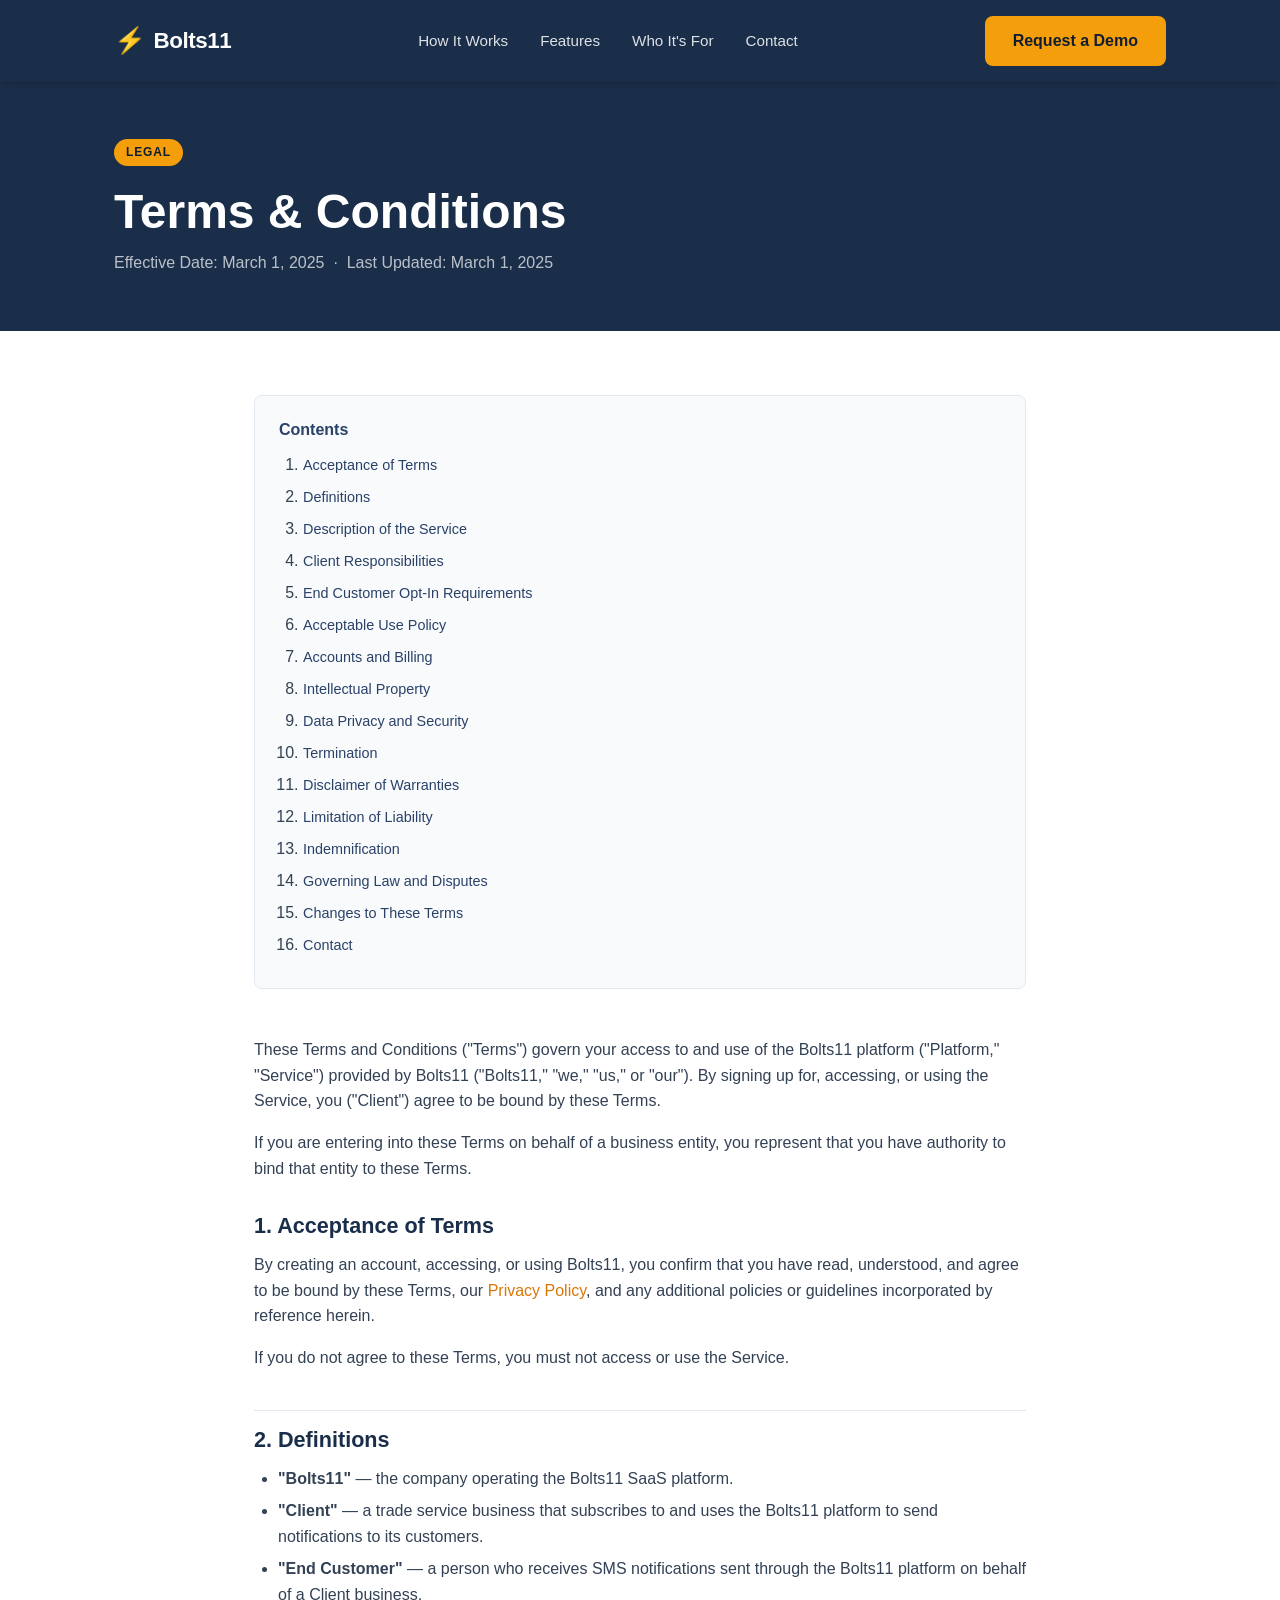
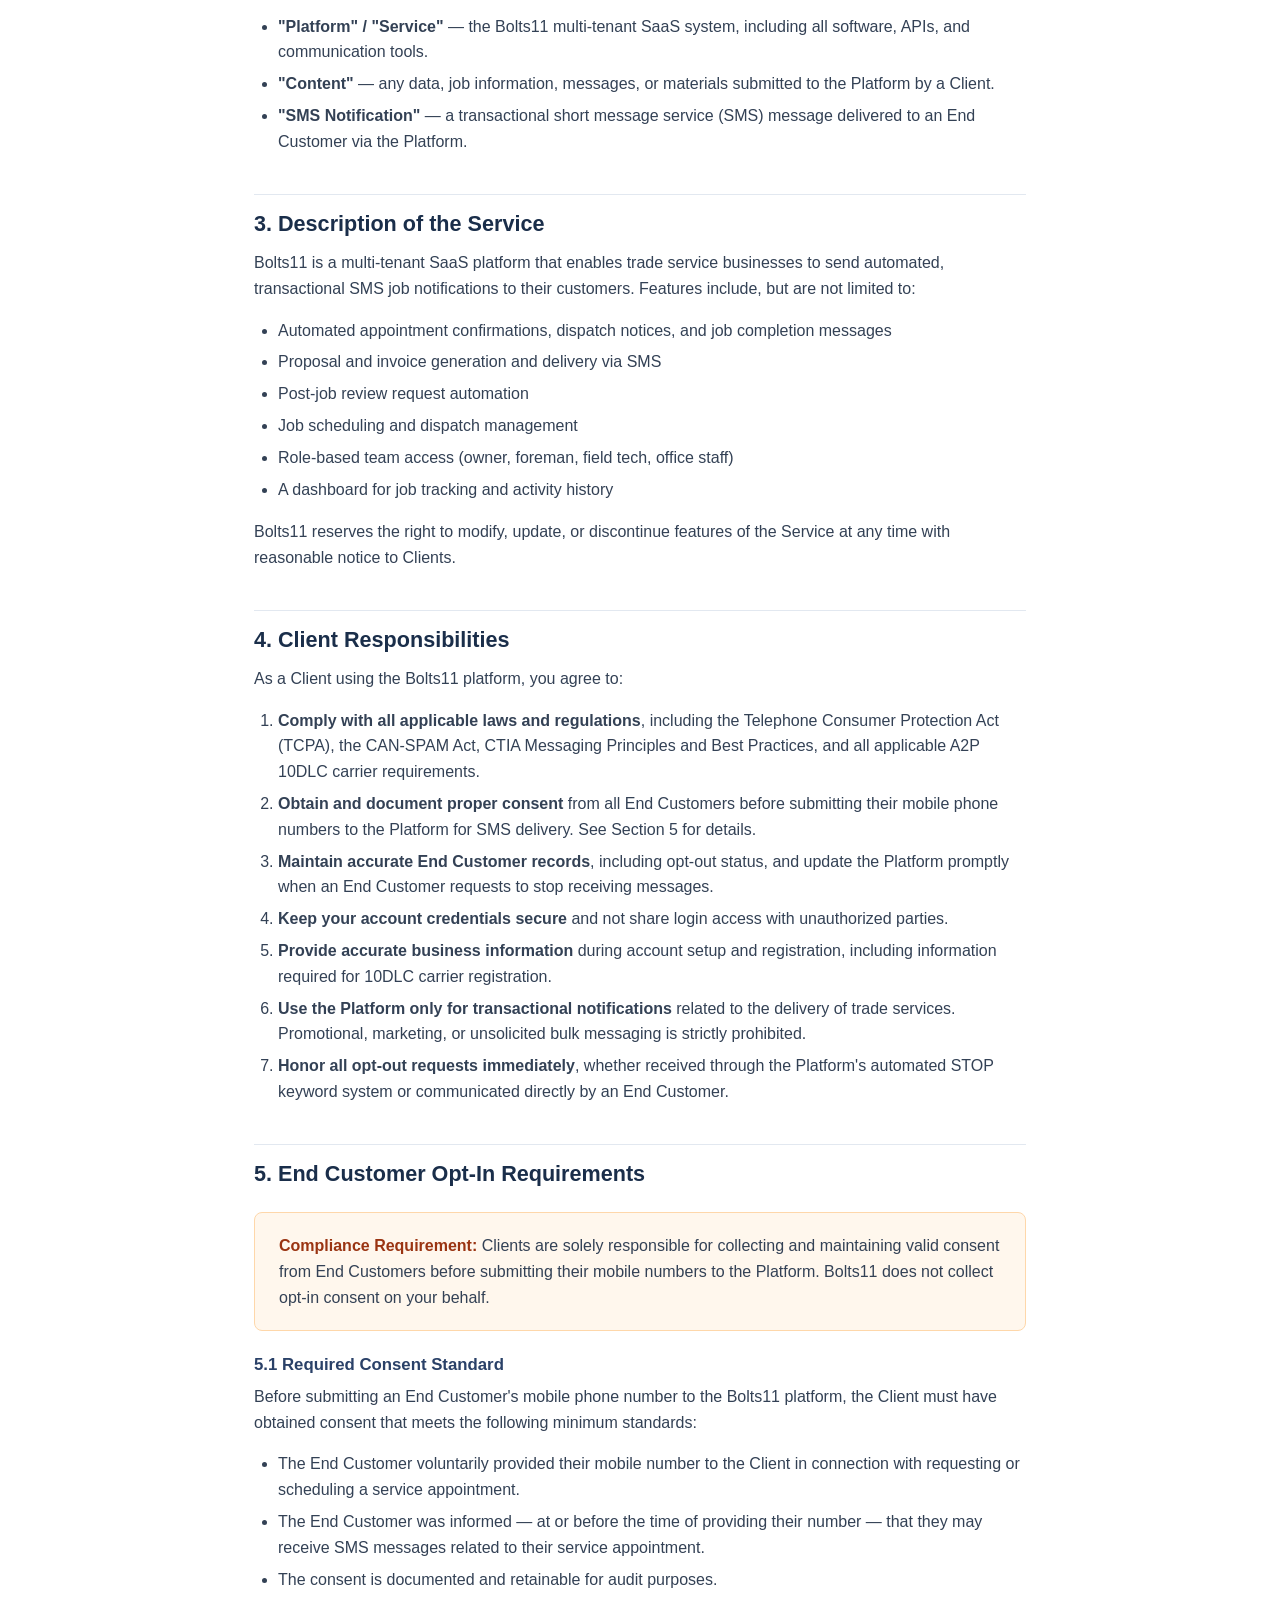
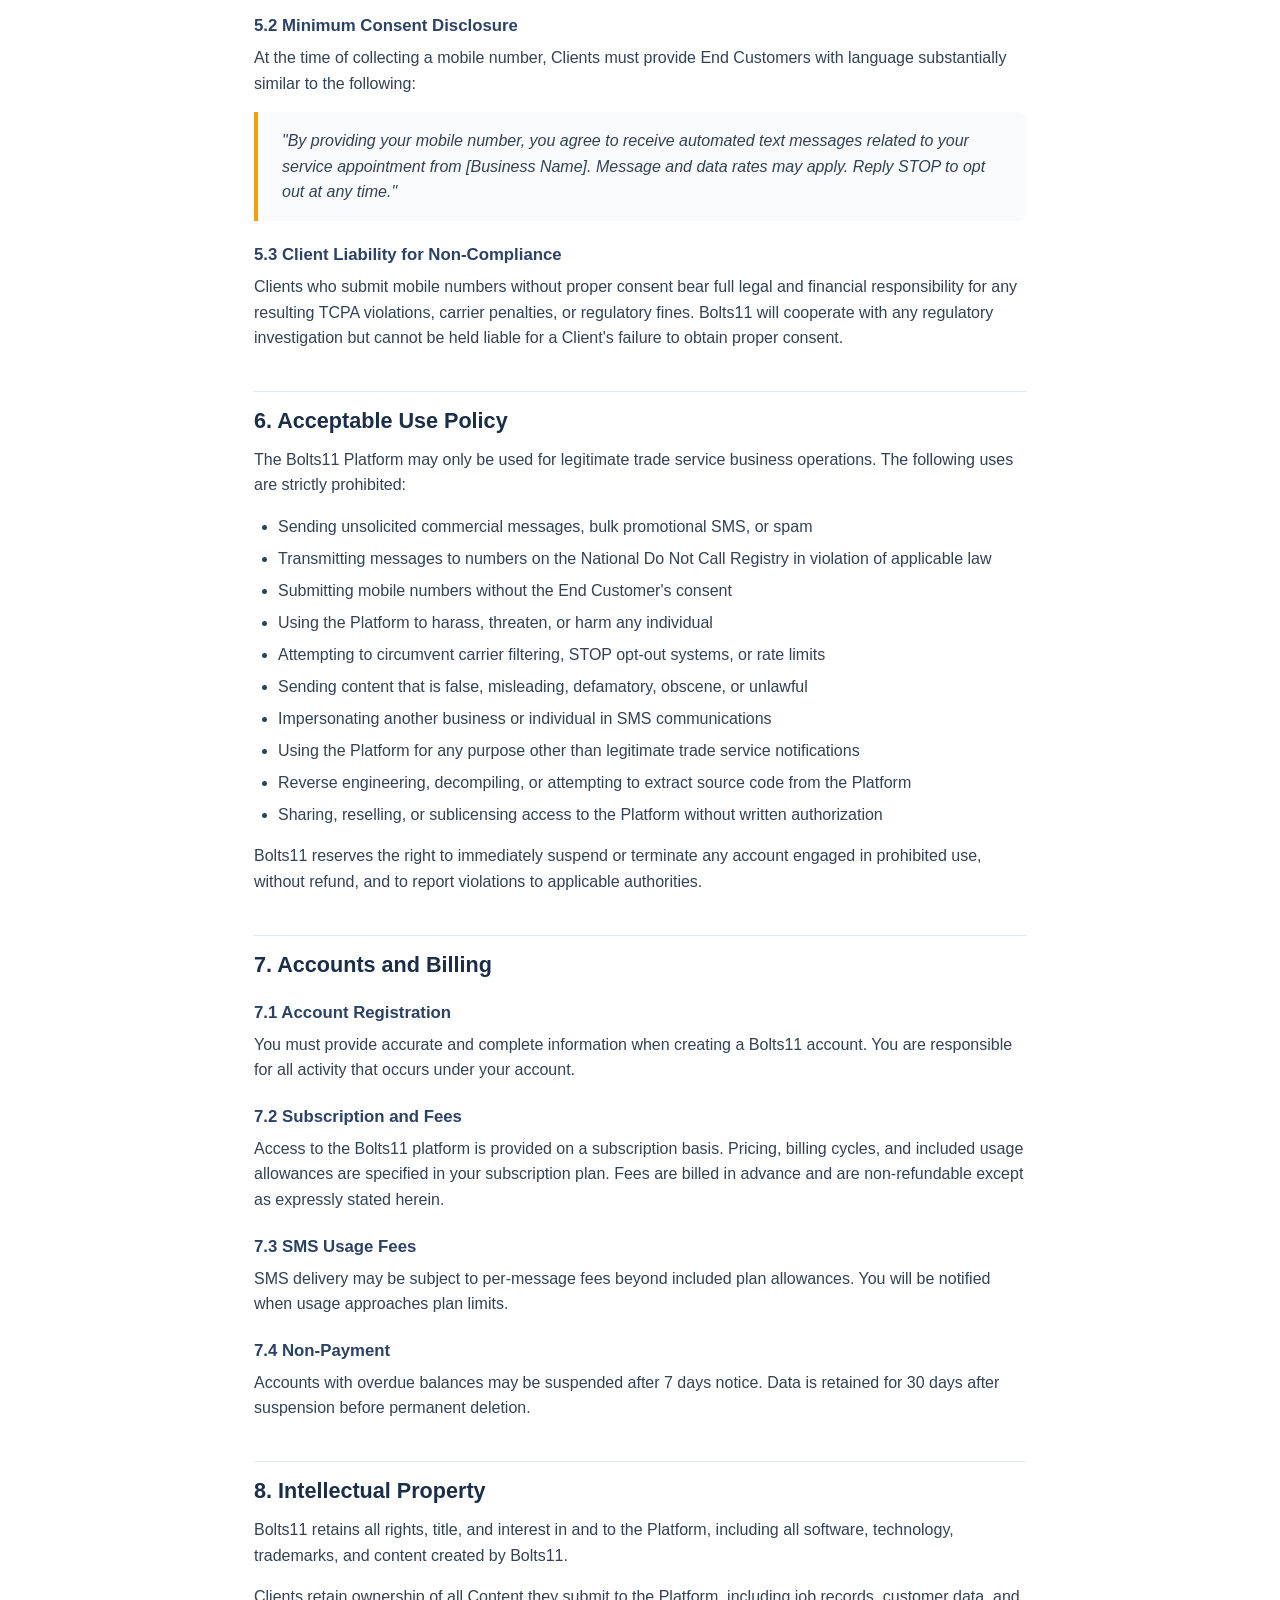
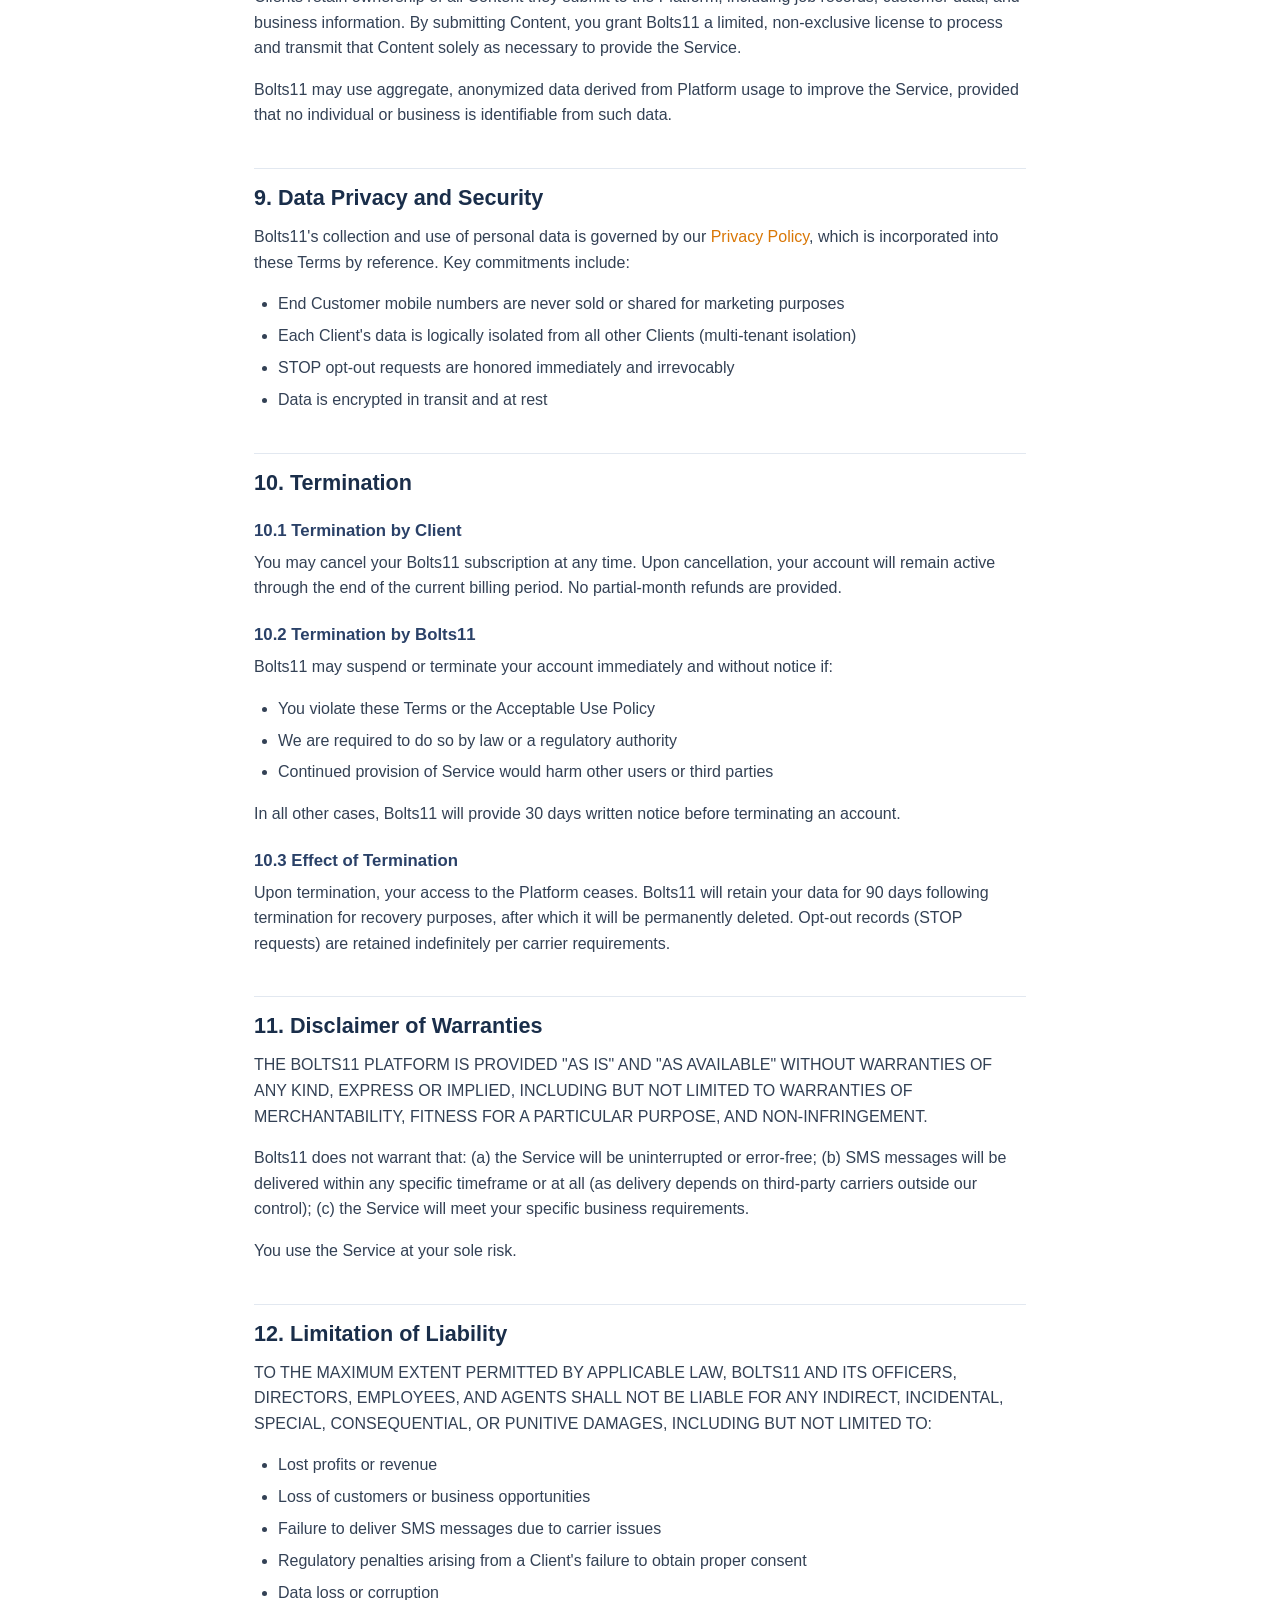
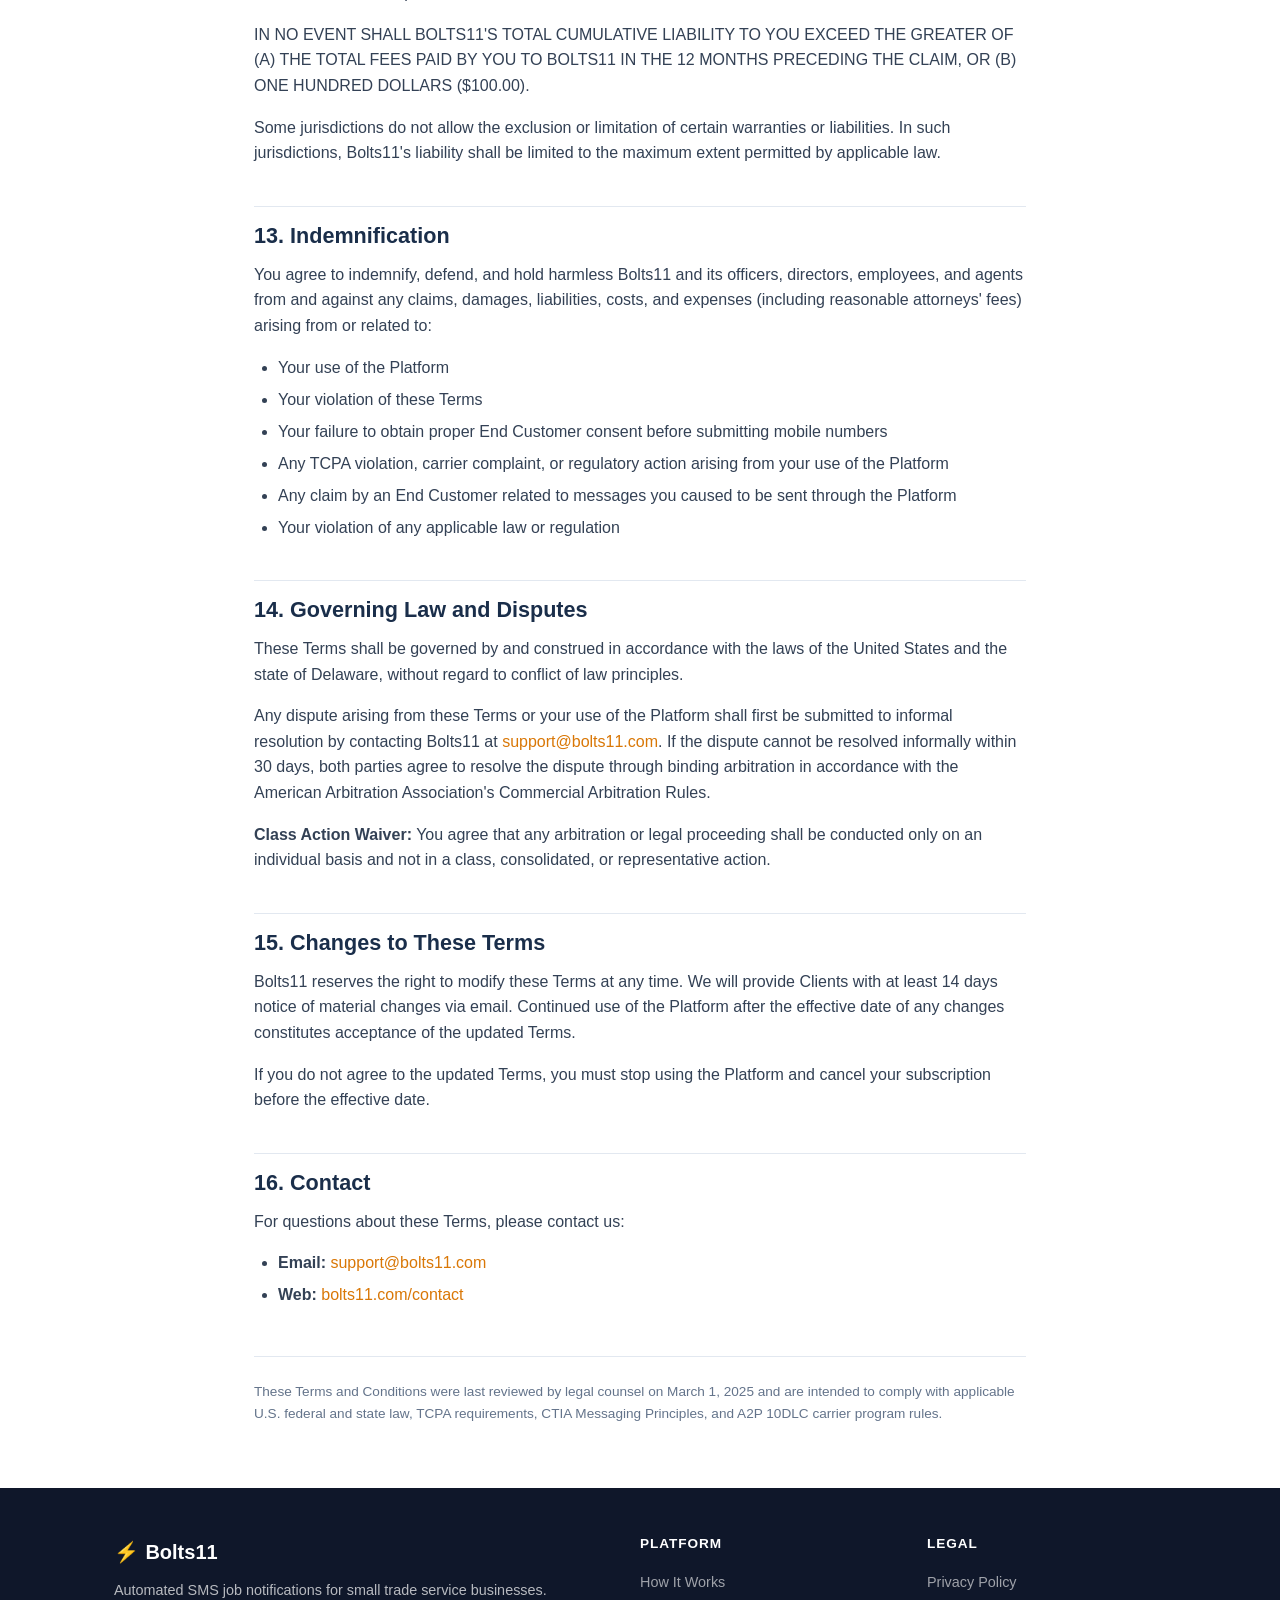
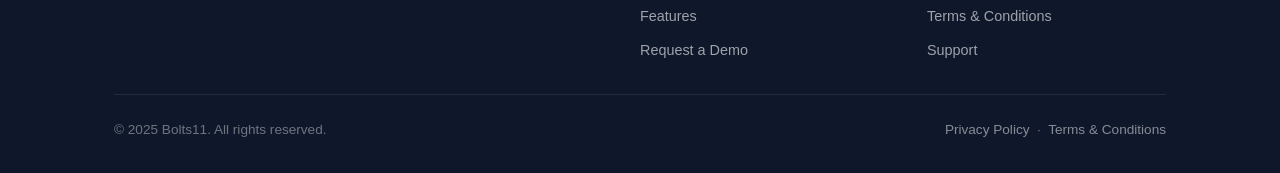
<file: terms-and-conditions/index.html>
<!DOCTYPE html>
<html lang="en">
<head>
  <meta charset="UTF-8" />
  <meta name="viewport" content="width=device-width, initial-scale=1.0" />
  <title>Terms &amp; Conditions — Bolts11</title>
  <meta name="description" content="Bolts11 Terms and Conditions governing use of the SMS notification platform for trade service businesses." />
  <link rel="icon" href="data:image/svg+xml,<svg xmlns='http://www.w3.org/2000/svg' viewBox='0 0 100 100'><text y='.9em' font-size='90'>⚡</text></svg>" />
  <link rel="stylesheet" href="../css/styles.css" />
</head>
<body>

<!-- NAVBAR -->
<nav class="navbar" role="navigation" aria-label="Main navigation">
  <div class="container navbar__inner">
    <a href="/" class="navbar__logo" aria-label="Bolts11 Home">
      <span class="navbar__logo-bolt" aria-hidden="true">⚡</span>
      Bolts11
    </a>
    <ul class="navbar__links">
      <li><a href="/#how-it-works">How It Works</a></li>
      <li><a href="/#features">Features</a></li>
      <li><a href="/#who-its-for">Who It's For</a></li>
      <li><a href="/contact/">Contact</a></li>
    </ul>
    <div class="navbar__cta">
      <a href="/contact/" class="btn btn-primary">Request a Demo</a>
    </div>
    <button class="navbar__hamburger" id="hamburger" aria-label="Toggle menu" aria-expanded="false">
      <span></span><span></span><span></span>
    </button>
  </div>
  <div class="container">
    <div class="navbar__mobile-menu" id="mobile-menu" role="menu">
      <a href="/#how-it-works">How It Works</a>
      <a href="/#features">Features</a>
      <a href="/#who-its-for">Who It's For</a>
      <a href="/contact/">Contact</a>
      <a href="/contact/" style="color: var(--amber); font-weight: 700;">Request a Demo →</a>
    </div>
  </div>
</nav>

<!-- LEGAL HEADER -->
<header class="legal-header">
  <div class="container">
    <div class="badge">Legal</div>
    <h1>Terms &amp; Conditions</h1>
    <p>Effective Date: March 1, 2025 &nbsp;·&nbsp; Last Updated: March 1, 2025</p>
  </div>
</header>

<!-- LEGAL BODY -->
<main class="legal-body">
  <div class="container" style="max-width: 820px;">

    <!-- Table of Contents -->
    <nav class="legal-toc" aria-label="Table of contents">
      <h3>Contents</h3>
      <ol>
        <li><a href="#acceptance">Acceptance of Terms</a></li>
        <li><a href="#definitions">Definitions</a></li>
        <li><a href="#service-description">Description of the Service</a></li>
        <li><a href="#client-responsibilities">Client Responsibilities</a></li>
        <li><a href="#end-customer-opt-in">End Customer Opt-In Requirements</a></li>
        <li><a href="#acceptable-use">Acceptable Use Policy</a></li>
        <li><a href="#accounts-billing">Accounts and Billing</a></li>
        <li><a href="#intellectual-property">Intellectual Property</a></li>
        <li><a href="#data-privacy">Data Privacy and Security</a></li>
        <li><a href="#termination">Termination</a></li>
        <li><a href="#disclaimer">Disclaimer of Warranties</a></li>
        <li><a href="#limitation-liability">Limitation of Liability</a></li>
        <li><a href="#indemnification">Indemnification</a></li>
        <li><a href="#governing-law">Governing Law and Disputes</a></li>
        <li><a href="#changes">Changes to These Terms</a></li>
        <li><a href="#contact">Contact</a></li>
      </ol>
    </nav>

    <p>
      These Terms and Conditions ("Terms") govern your access to and use of the Bolts11 platform
      ("Platform," "Service") provided by Bolts11 ("Bolts11," "we," "us," or "our"). By signing up
      for, accessing, or using the Service, you ("Client") agree to be bound by these Terms.
    </p>
    <p>
      If you are entering into these Terms on behalf of a business entity, you represent that you
      have authority to bind that entity to these Terms.
    </p>

    <!-- 1 -->
    <h2 id="acceptance">1. Acceptance of Terms</h2>
    <p>
      By creating an account, accessing, or using Bolts11, you confirm that you have read,
      understood, and agree to be bound by these Terms, our
      <a href="/privacy-policy/">Privacy Policy</a>, and any additional policies or guidelines
      incorporated by reference herein.
    </p>
    <p>
      If you do not agree to these Terms, you must not access or use the Service.
    </p>

    <!-- 2 -->
    <h2 id="definitions">2. Definitions</h2>
    <ul>
      <li><strong>"Bolts11"</strong> — the company operating the Bolts11 SaaS platform.</li>
      <li><strong>"Client"</strong> — a trade service business that subscribes to and uses the Bolts11 platform to send notifications to its customers.</li>
      <li><strong>"End Customer"</strong> — a person who receives SMS notifications sent through the Bolts11 platform on behalf of a Client business.</li>
      <li><strong>"Platform" / "Service"</strong> — the Bolts11 multi-tenant SaaS system, including all software, APIs, and communication tools.</li>
      <li><strong>"Content"</strong> — any data, job information, messages, or materials submitted to the Platform by a Client.</li>
      <li><strong>"SMS Notification"</strong> — a transactional short message service (SMS) message delivered to an End Customer via the Platform.</li>
    </ul>

    <!-- 3 -->
    <h2 id="service-description">3. Description of the Service</h2>
    <p>
      Bolts11 is a multi-tenant SaaS platform that enables trade service businesses to send
      automated, transactional SMS job notifications to their customers. Features include, but are
      not limited to:
    </p>
    <ul>
      <li>Automated appointment confirmations, dispatch notices, and job completion messages</li>
      <li>Proposal and invoice generation and delivery via SMS</li>
      <li>Post-job review request automation</li>
      <li>Job scheduling and dispatch management</li>
      <li>Role-based team access (owner, foreman, field tech, office staff)</li>
      <li>A dashboard for job tracking and activity history</li>
    </ul>
    <p>
      Bolts11 reserves the right to modify, update, or discontinue features of the Service at
      any time with reasonable notice to Clients.
    </p>

    <!-- 4 -->
    <h2 id="client-responsibilities">4. Client Responsibilities</h2>
    <p>
      As a Client using the Bolts11 platform, you agree to:
    </p>
    <ol>
      <li>
        <strong>Comply with all applicable laws and regulations</strong>, including the Telephone
        Consumer Protection Act (TCPA), the CAN-SPAM Act, CTIA Messaging Principles and Best
        Practices, and all applicable A2P 10DLC carrier requirements.
      </li>
      <li>
        <strong>Obtain and document proper consent</strong> from all End Customers before submitting
        their mobile phone numbers to the Platform for SMS delivery. See Section 5 for details.
      </li>
      <li>
        <strong>Maintain accurate End Customer records</strong>, including opt-out status, and update
        the Platform promptly when an End Customer requests to stop receiving messages.
      </li>
      <li>
        <strong>Keep your account credentials secure</strong> and not share login access with
        unauthorized parties.
      </li>
      <li>
        <strong>Provide accurate business information</strong> during account setup and registration,
        including information required for 10DLC carrier registration.
      </li>
      <li>
        <strong>Use the Platform only for transactional notifications</strong> related to the
        delivery of trade services. Promotional, marketing, or unsolicited bulk messaging is
        strictly prohibited.
      </li>
      <li>
        <strong>Honor all opt-out requests immediately</strong>, whether received through the
        Platform's automated STOP keyword system or communicated directly by an End Customer.
      </li>
    </ol>

    <!-- 5 -->
    <h2 id="end-customer-opt-in">5. End Customer Opt-In Requirements</h2>

    <div class="compliance-box">
      <strong>Compliance Requirement:</strong> Clients are solely responsible for collecting and
      maintaining valid consent from End Customers before submitting their mobile numbers to the
      Platform. Bolts11 does not collect opt-in consent on your behalf.
    </div>

    <h3>5.1 Required Consent Standard</h3>
    <p>
      Before submitting an End Customer's mobile phone number to the Bolts11 platform, the Client
      must have obtained consent that meets the following minimum standards:
    </p>
    <ul>
      <li>
        The End Customer voluntarily provided their mobile number to the Client in connection with
        requesting or scheduling a service appointment.
      </li>
      <li>
        The End Customer was informed — at or before the time of providing their number — that they
        may receive SMS messages related to their service appointment.
      </li>
      <li>
        The consent is documented and retainable for audit purposes.
      </li>
    </ul>

    <h3>5.2 Minimum Consent Disclosure</h3>
    <p>
      At the time of collecting a mobile number, Clients must provide End Customers with language
      substantially similar to the following:
    </p>
    <blockquote style="background: var(--slate-50); border-left: 4px solid var(--amber); padding: 1rem 1.5rem; margin: 1rem 0; border-radius: 0 var(--radius) var(--radius) 0; font-style: italic; color: var(--slate-700);">
      "By providing your mobile number, you agree to receive automated text messages related to
      your service appointment from [Business Name]. Message and data rates may apply.
      Reply STOP to opt out at any time."
    </blockquote>

    <h3>5.3 Client Liability for Non-Compliance</h3>
    <p>
      Clients who submit mobile numbers without proper consent bear full legal and financial
      responsibility for any resulting TCPA violations, carrier penalties, or regulatory fines.
      Bolts11 will cooperate with any regulatory investigation but cannot be held liable for
      a Client's failure to obtain proper consent.
    </p>

    <!-- 6 -->
    <h2 id="acceptable-use">6. Acceptable Use Policy</h2>
    <p>
      The Bolts11 Platform may only be used for legitimate trade service business operations.
      The following uses are strictly prohibited:
    </p>
    <ul>
      <li>Sending unsolicited commercial messages, bulk promotional SMS, or spam</li>
      <li>Transmitting messages to numbers on the National Do Not Call Registry in violation of applicable law</li>
      <li>Submitting mobile numbers without the End Customer's consent</li>
      <li>Using the Platform to harass, threaten, or harm any individual</li>
      <li>Attempting to circumvent carrier filtering, STOP opt-out systems, or rate limits</li>
      <li>Sending content that is false, misleading, defamatory, obscene, or unlawful</li>
      <li>Impersonating another business or individual in SMS communications</li>
      <li>Using the Platform for any purpose other than legitimate trade service notifications</li>
      <li>Reverse engineering, decompiling, or attempting to extract source code from the Platform</li>
      <li>Sharing, reselling, or sublicensing access to the Platform without written authorization</li>
    </ul>
    <p>
      Bolts11 reserves the right to immediately suspend or terminate any account engaged in
      prohibited use, without refund, and to report violations to applicable authorities.
    </p>

    <!-- 7 -->
    <h2 id="accounts-billing">7. Accounts and Billing</h2>

    <h3>7.1 Account Registration</h3>
    <p>
      You must provide accurate and complete information when creating a Bolts11 account. You are
      responsible for all activity that occurs under your account.
    </p>

    <h3>7.2 Subscription and Fees</h3>
    <p>
      Access to the Bolts11 platform is provided on a subscription basis. Pricing, billing cycles,
      and included usage allowances are specified in your subscription plan. Fees are billed in
      advance and are non-refundable except as expressly stated herein.
    </p>

    <h3>7.3 SMS Usage Fees</h3>
    <p>
      SMS delivery may be subject to per-message fees beyond included plan allowances. You will
      be notified when usage approaches plan limits.
    </p>

    <h3>7.4 Non-Payment</h3>
    <p>
      Accounts with overdue balances may be suspended after 7 days notice. Data is retained for
      30 days after suspension before permanent deletion.
    </p>

    <!-- 8 -->
    <h2 id="intellectual-property">8. Intellectual Property</h2>
    <p>
      Bolts11 retains all rights, title, and interest in and to the Platform, including all
      software, technology, trademarks, and content created by Bolts11.
    </p>
    <p>
      Clients retain ownership of all Content they submit to the Platform, including job records,
      customer data, and business information. By submitting Content, you grant Bolts11 a limited,
      non-exclusive license to process and transmit that Content solely as necessary to provide
      the Service.
    </p>
    <p>
      Bolts11 may use aggregate, anonymized data derived from Platform usage to improve the Service,
      provided that no individual or business is identifiable from such data.
    </p>

    <!-- 9 -->
    <h2 id="data-privacy">9. Data Privacy and Security</h2>
    <p>
      Bolts11's collection and use of personal data is governed by our
      <a href="/privacy-policy/">Privacy Policy</a>, which is incorporated into these Terms by
      reference. Key commitments include:
    </p>
    <ul>
      <li>End Customer mobile numbers are never sold or shared for marketing purposes</li>
      <li>Each Client's data is logically isolated from all other Clients (multi-tenant isolation)</li>
      <li>STOP opt-out requests are honored immediately and irrevocably</li>
      <li>Data is encrypted in transit and at rest</li>
    </ul>

    <!-- 10 -->
    <h2 id="termination">10. Termination</h2>

    <h3>10.1 Termination by Client</h3>
    <p>
      You may cancel your Bolts11 subscription at any time. Upon cancellation, your account will
      remain active through the end of the current billing period. No partial-month refunds are
      provided.
    </p>

    <h3>10.2 Termination by Bolts11</h3>
    <p>
      Bolts11 may suspend or terminate your account immediately and without notice if:
    </p>
    <ul>
      <li>You violate these Terms or the Acceptable Use Policy</li>
      <li>We are required to do so by law or a regulatory authority</li>
      <li>Continued provision of Service would harm other users or third parties</li>
    </ul>
    <p>
      In all other cases, Bolts11 will provide 30 days written notice before terminating an account.
    </p>

    <h3>10.3 Effect of Termination</h3>
    <p>
      Upon termination, your access to the Platform ceases. Bolts11 will retain your data for
      90 days following termination for recovery purposes, after which it will be permanently
      deleted. Opt-out records (STOP requests) are retained indefinitely per carrier requirements.
    </p>

    <!-- 11 -->
    <h2 id="disclaimer">11. Disclaimer of Warranties</h2>
    <p>
      THE BOLTS11 PLATFORM IS PROVIDED "AS IS" AND "AS AVAILABLE" WITHOUT WARRANTIES OF ANY KIND,
      EXPRESS OR IMPLIED, INCLUDING BUT NOT LIMITED TO WARRANTIES OF MERCHANTABILITY, FITNESS FOR
      A PARTICULAR PURPOSE, AND NON-INFRINGEMENT.
    </p>
    <p>
      Bolts11 does not warrant that: (a) the Service will be uninterrupted or error-free;
      (b) SMS messages will be delivered within any specific timeframe or at all (as delivery
      depends on third-party carriers outside our control); (c) the Service will meet your specific
      business requirements.
    </p>
    <p>
      You use the Service at your sole risk.
    </p>

    <!-- 12 -->
    <h2 id="limitation-liability">12. Limitation of Liability</h2>
    <p>
      TO THE MAXIMUM EXTENT PERMITTED BY APPLICABLE LAW, BOLTS11 AND ITS OFFICERS, DIRECTORS,
      EMPLOYEES, AND AGENTS SHALL NOT BE LIABLE FOR ANY INDIRECT, INCIDENTAL, SPECIAL,
      CONSEQUENTIAL, OR PUNITIVE DAMAGES, INCLUDING BUT NOT LIMITED TO:
    </p>
    <ul>
      <li>Lost profits or revenue</li>
      <li>Loss of customers or business opportunities</li>
      <li>Failure to deliver SMS messages due to carrier issues</li>
      <li>Regulatory penalties arising from a Client's failure to obtain proper consent</li>
      <li>Data loss or corruption</li>
    </ul>
    <p>
      IN NO EVENT SHALL BOLTS11'S TOTAL CUMULATIVE LIABILITY TO YOU EXCEED THE GREATER OF (A) THE
      TOTAL FEES PAID BY YOU TO BOLTS11 IN THE 12 MONTHS PRECEDING THE CLAIM, OR (B) ONE HUNDRED
      DOLLARS ($100.00).
    </p>
    <p>
      Some jurisdictions do not allow the exclusion or limitation of certain warranties or
      liabilities. In such jurisdictions, Bolts11's liability shall be limited to the maximum
      extent permitted by applicable law.
    </p>

    <!-- 13 -->
    <h2 id="indemnification">13. Indemnification</h2>
    <p>
      You agree to indemnify, defend, and hold harmless Bolts11 and its officers, directors,
      employees, and agents from and against any claims, damages, liabilities, costs, and expenses
      (including reasonable attorneys' fees) arising from or related to:
    </p>
    <ul>
      <li>Your use of the Platform</li>
      <li>Your violation of these Terms</li>
      <li>Your failure to obtain proper End Customer consent before submitting mobile numbers</li>
      <li>Any TCPA violation, carrier complaint, or regulatory action arising from your use of the Platform</li>
      <li>Any claim by an End Customer related to messages you caused to be sent through the Platform</li>
      <li>Your violation of any applicable law or regulation</li>
    </ul>

    <!-- 14 -->
    <h2 id="governing-law">14. Governing Law and Disputes</h2>
    <p>
      These Terms shall be governed by and construed in accordance with the laws of the United
      States and the state of Delaware, without regard to conflict of law principles.
    </p>
    <p>
      Any dispute arising from these Terms or your use of the Platform shall first be submitted
      to informal resolution by contacting Bolts11 at <a href="mailto:support@bolts11.com">support@bolts11.com</a>.
      If the dispute cannot be resolved informally within 30 days, both parties agree to resolve
      the dispute through binding arbitration in accordance with the American Arbitration
      Association's Commercial Arbitration Rules.
    </p>
    <p>
      <strong>Class Action Waiver:</strong> You agree that any arbitration or legal proceeding
      shall be conducted only on an individual basis and not in a class, consolidated, or
      representative action.
    </p>

    <!-- 15 -->
    <h2 id="changes">15. Changes to These Terms</h2>
    <p>
      Bolts11 reserves the right to modify these Terms at any time. We will provide Clients with
      at least 14 days notice of material changes via email. Continued use of the Platform after
      the effective date of any changes constitutes acceptance of the updated Terms.
    </p>
    <p>
      If you do not agree to the updated Terms, you must stop using the Platform and cancel your
      subscription before the effective date.
    </p>

    <!-- 16 -->
    <h2 id="contact">16. Contact</h2>
    <p>For questions about these Terms, please contact us:</p>
    <ul>
      <li><strong>Email:</strong> <a href="mailto:support@bolts11.com">support@bolts11.com</a></li>
      <li><strong>Web:</strong> <a href="/contact/">bolts11.com/contact</a></li>
    </ul>

    <div style="margin-top: 3rem; padding-top: 1.5rem; border-top: 1px solid var(--slate-200); color: var(--slate-500); font-size: .85rem;">
      These Terms and Conditions were last reviewed by legal counsel on March 1, 2025 and are
      intended to comply with applicable U.S. federal and state law, TCPA requirements, CTIA
      Messaging Principles, and A2P 10DLC carrier program rules.
    </div>

  </div>
</main>

<!-- FOOTER -->
<footer class="footer" role="contentinfo">
  <div class="container">
    <div class="footer__inner">
      <div class="footer__brand">
        <a href="/" class="footer__logo">
          <span class="footer__logo-bolt" aria-hidden="true">⚡</span>
          Bolts11
        </a>
        <p class="footer__tagline">Automated SMS job notifications for small trade service businesses.</p>
      </div>
      <div class="footer__col">
        <h4>Platform</h4>
        <ul>
          <li><a href="/#how-it-works">How It Works</a></li>
          <li><a href="/#features">Features</a></li>
          <li><a href="/contact/">Request a Demo</a></li>
        </ul>
      </div>
      <div class="footer__col">
        <h4>Legal</h4>
        <ul>
          <li><a href="/privacy-policy/">Privacy Policy</a></li>
          <li><a href="/terms-and-conditions/">Terms &amp; Conditions</a></li>
          <li><a href="/contact/">Support</a></li>
        </ul>
      </div>
    </div>
    <div class="footer__bottom">
      <p>&copy; 2025 Bolts11. All rights reserved.</p>
      <p>
        <a href="/privacy-policy/" style="color: rgba(255,255,255,.5);">Privacy Policy</a>
        &nbsp;·&nbsp;
        <a href="/terms-and-conditions/" style="color: rgba(255,255,255,.5);">Terms &amp; Conditions</a>
      </p>
    </div>
  </div>
</footer>

<script src="../js/main.js"></script>
</body>
</html>
</file>
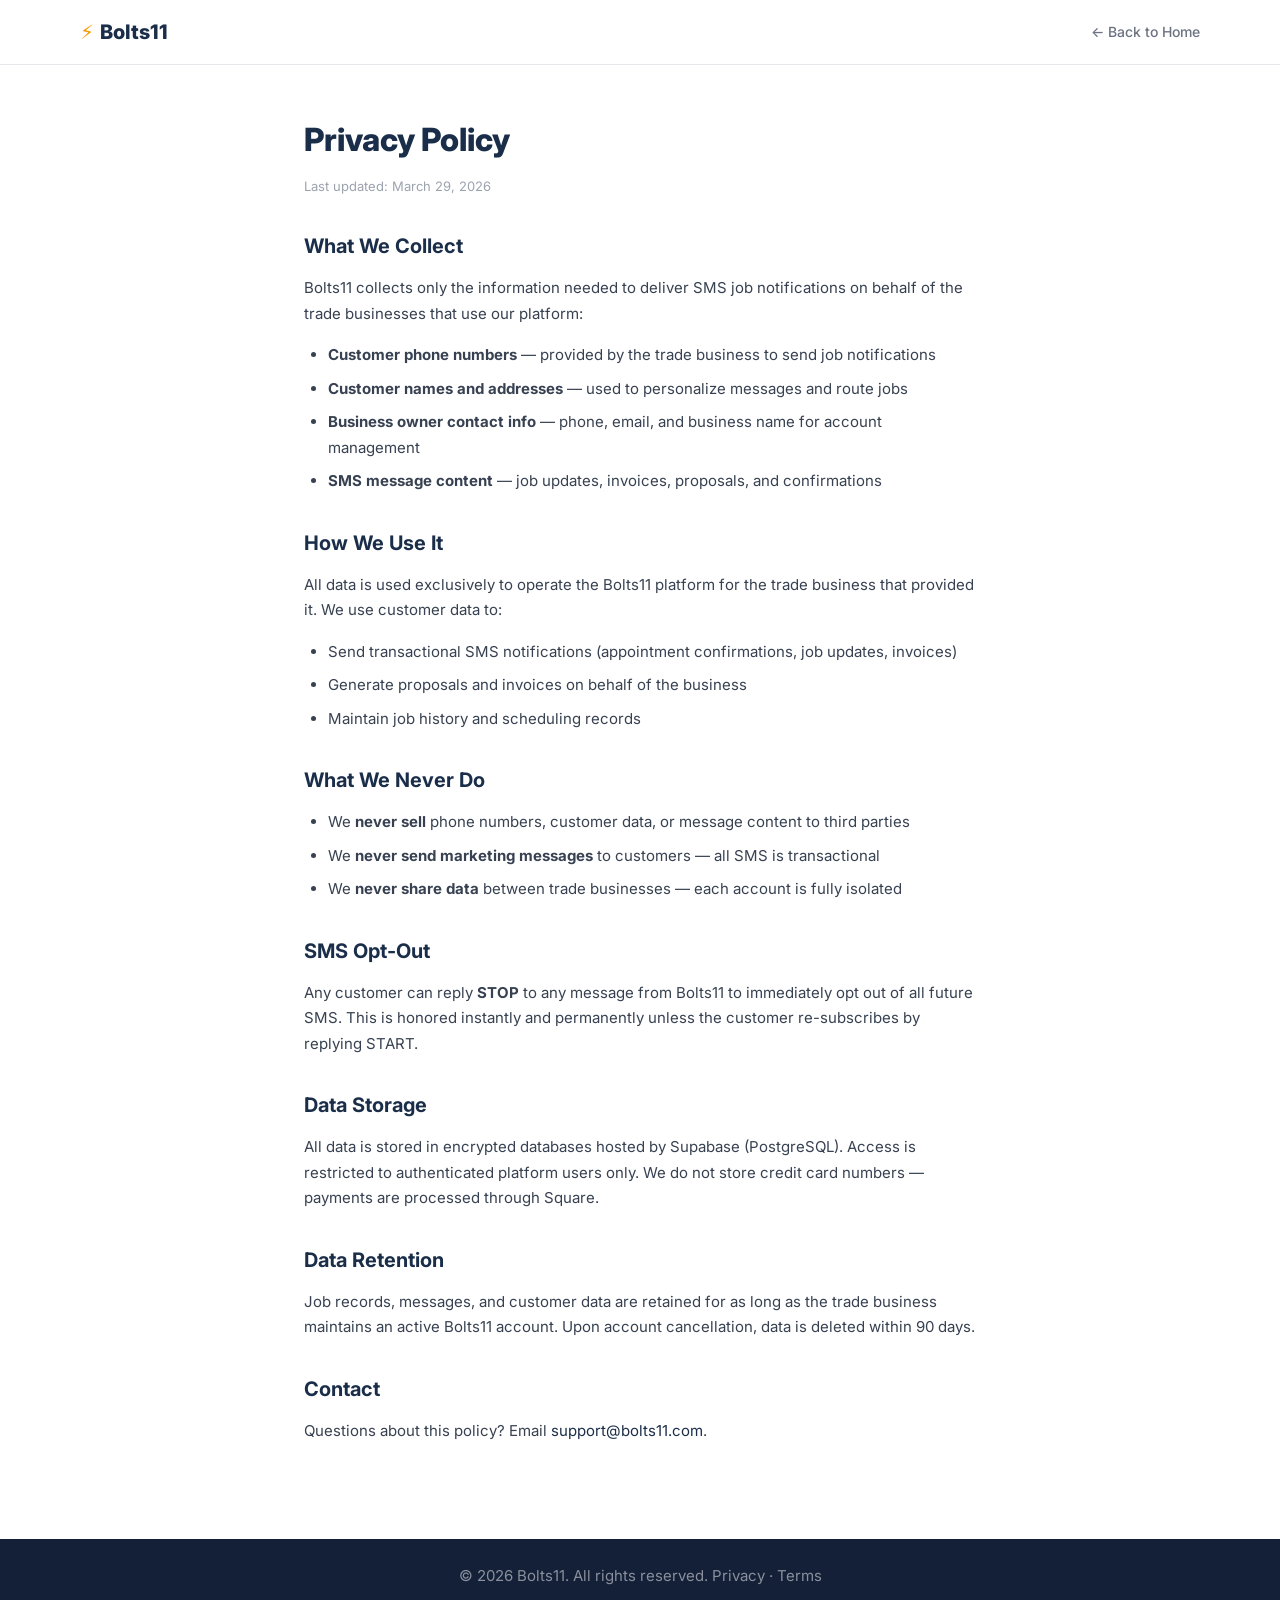
<file: privacy.html>
<!DOCTYPE html>
<html lang="en">
<head>
  <meta charset="UTF-8">
  <meta name="viewport" content="width=device-width,initial-scale=1">
  <title>Privacy Policy — Bolts11</title>
  <link rel="preconnect" href="https://fonts.googleapis.com">
  <link rel="preconnect" href="https://fonts.gstatic.com" crossorigin>
  <link href="https://fonts.googleapis.com/css2?family=Inter:wght@400;500;600;700;800&display=swap" rel="stylesheet">
  <style>
    *,*::before,*::after{box-sizing:border-box;margin:0;padding:0}
    :root{--navy:#1a2e4a;--navy-dark:#132038;--amber:#f59e0b;--white:#ffffff;--gray-50:#f9fafb;--gray-200:#e5e7eb;--gray-400:#9ca3af;--gray-500:#6b7280;--gray-700:#374151}
    html{scroll-behavior:smooth}
    body{font-family:'Inter',system-ui,sans-serif;color:var(--gray-700);line-height:1.7;background:var(--white)}
    a{color:var(--navy);text-decoration:none}
    a:hover{text-decoration:underline}
    .nav{position:sticky;top:0;z-index:100;background:var(--white);border-bottom:1px solid var(--gray-200);padding:0 24px}
    .nav-inner{max-width:1120px;margin:0 auto;display:flex;align-items:center;justify-content:space-between;height:64px}
    .nav-logo{font-size:20px;font-weight:800;color:var(--navy);display:flex;align-items:center;gap:6px}
    .nav-logo span{color:var(--amber)}
    .nav-back{font-size:14px;font-weight:500;color:var(--gray-500)}
    .content{max-width:720px;margin:0 auto;padding:48px 24px 80px}
    h1{font-size:32px;font-weight:800;color:var(--navy);margin-bottom:8px}
    .updated{font-size:13px;color:var(--gray-400);margin-bottom:32px}
    h2{font-size:20px;font-weight:700;color:var(--navy);margin:32px 0 12px}
    p,ul{margin-bottom:16px;font-size:15px}
    ul{padding-left:24px}
    li{margin-bottom:8px}
    .footer{background:var(--navy-dark);color:rgba(255,255,255,0.5);padding:24px;text-align:center;font-size:12px}
    .footer a{color:rgba(255,255,255,0.5)}
  </style>
</head>
<body>

<nav class="nav">
  <div class="nav-inner">
    <a href="index.html" class="nav-logo"><span>&#9889;</span> Bolts11</a>
    <a href="index.html" class="nav-back">&larr; Back to Home</a>
  </div>
</nav>

<div class="content">
  <h1>Privacy Policy</h1>
  <p class="updated">Last updated: March 29, 2026</p>

  <h2>What We Collect</h2>
  <p>Bolts11 collects only the information needed to deliver SMS job notifications on behalf of the trade businesses that use our platform:</p>
  <ul>
    <li><strong>Customer phone numbers</strong> &mdash; provided by the trade business to send job notifications</li>
    <li><strong>Customer names and addresses</strong> &mdash; used to personalize messages and route jobs</li>
    <li><strong>Business owner contact info</strong> &mdash; phone, email, and business name for account management</li>
    <li><strong>SMS message content</strong> &mdash; job updates, invoices, proposals, and confirmations</li>
  </ul>

  <h2>How We Use It</h2>
  <p>All data is used exclusively to operate the Bolts11 platform for the trade business that provided it. We use customer data to:</p>
  <ul>
    <li>Send transactional SMS notifications (appointment confirmations, job updates, invoices)</li>
    <li>Generate proposals and invoices on behalf of the business</li>
    <li>Maintain job history and scheduling records</li>
  </ul>

  <h2>What We Never Do</h2>
  <ul>
    <li>We <strong>never sell</strong> phone numbers, customer data, or message content to third parties</li>
    <li>We <strong>never send marketing messages</strong> to customers &mdash; all SMS is transactional</li>
    <li>We <strong>never share data</strong> between trade businesses &mdash; each account is fully isolated</li>
  </ul>

  <h2>SMS Opt-Out</h2>
  <p>Any customer can reply <strong>STOP</strong> to any message from Bolts11 to immediately opt out of all future SMS. This is honored instantly and permanently unless the customer re-subscribes by replying START.</p>

  <h2>Data Storage</h2>
  <p>All data is stored in encrypted databases hosted by Supabase (PostgreSQL). Access is restricted to authenticated platform users only. We do not store credit card numbers &mdash; payments are processed through Square.</p>

  <h2>Data Retention</h2>
  <p>Job records, messages, and customer data are retained for as long as the trade business maintains an active Bolts11 account. Upon account cancellation, data is deleted within 90 days.</p>

  <h2>Contact</h2>
  <p>Questions about this policy? Email <a href="mailto:support@bolts11.com">support@bolts11.com</a>.</p>
</div>

<footer class="footer">
  <p>&copy; 2026 Bolts11. All rights reserved. <a href="privacy.html">Privacy</a> &middot; <a href="terms.html">Terms</a></p>
</footer>

</body>
</html>
</file>
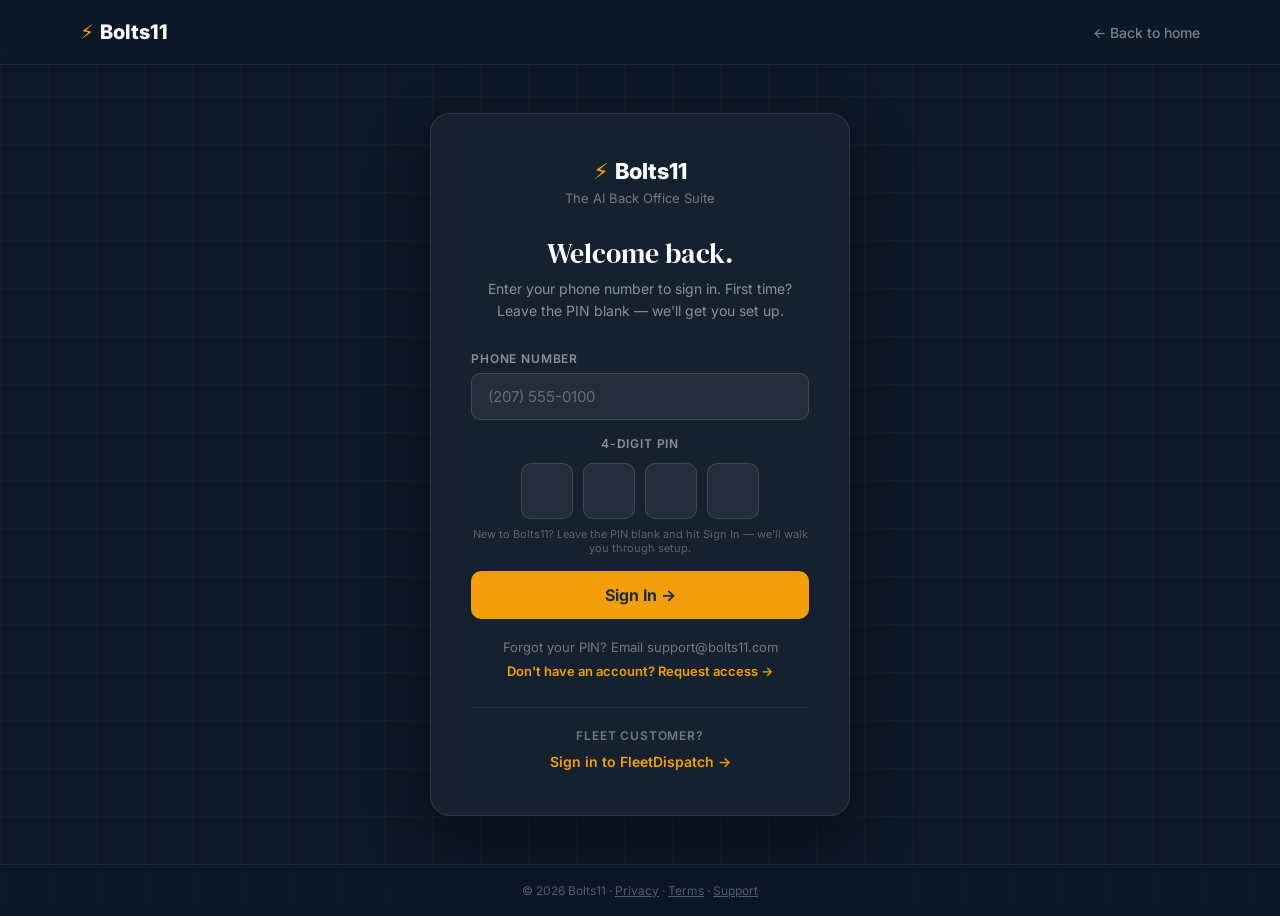
<file: signin.html>
<!DOCTYPE html>
<html lang="en">
<head>
  <meta charset="UTF-8">
  <meta name="viewport" content="width=device-width,initial-scale=1">
  <title>Sign In — Bolts11</title>
  <link rel="preconnect" href="https://fonts.googleapis.com">
  <link rel="preconnect" href="https://fonts.gstatic.com" crossorigin>
  <link href="https://fonts.googleapis.com/css2?family=Inter:wght@400;500;600;700;800&family=DM+Serif+Display:ital@0;1&display=swap" rel="stylesheet">
  <style>
    *,*::before,*::after{box-sizing:border-box;margin:0;padding:0}
    :root{--navy:#1a2e4a;--navy-dark:#132038;--navy-deeper:#0d1828;--amber:#f59e0b;--amber-hover:#d97706;--white:#ffffff}
    html,body{height:100%}
    body{font-family:'Inter',system-ui,sans-serif;background:var(--navy-deeper);color:var(--white);display:grid;grid-template-rows:auto 1fr auto;min-height:100vh}
    .nav{background:rgba(13,24,40,0.8);backdrop-filter:blur(8px);border-bottom:1px solid rgba(255,255,255,0.07);padding:0 24px}
    .nav-inner{max-width:1120px;margin:0 auto;display:flex;align-items:center;justify-content:space-between;height:64px}
    .nav-logo{font-size:20px;font-weight:800;color:var(--white);display:flex;align-items:center;gap:6px;text-decoration:none}
    .nav-logo span{color:var(--amber)}
    .nav-back{font-size:14px;font-weight:500;color:rgba(255,255,255,0.45);text-decoration:none;transition:color 0.15s}
    .nav-back:hover{color:var(--amber)}
    .bg-grid{position:fixed;inset:0;background-image:linear-gradient(rgba(245,158,11,0.04) 1px,transparent 1px),linear-gradient(90deg,rgba(245,158,11,0.04) 1px,transparent 1px);background-size:48px 48px;pointer-events:none;z-index:0}
    .main{display:flex;align-items:center;justify-content:center;padding:48px 24px;position:relative;z-index:1}
    .card{background:rgba(255,255,255,0.04);border:1px solid rgba(255,255,255,0.1);border-radius:20px;padding:44px 40px;width:100%;max-width:420px;box-shadow:0 24px 64px rgba(0,0,0,0.4);backdrop-filter:blur(12px)}
    .card-logo{display:flex;align-items:center;justify-content:center;gap:6px;font-size:22px;font-weight:800;margin-bottom:6px}
    .card-logo span{color:var(--amber)}
    .card-tagline{text-align:center;font-size:13px;color:rgba(255,255,255,0.4);margin-bottom:28px}
    .card h1{font-family:'DM Serif Display',Georgia,serif;font-size:28px;font-weight:400;margin-bottom:6px;text-align:center}
    .card-sub{font-size:14px;color:rgba(255,255,255,0.5);text-align:center;margin-bottom:28px;line-height:1.6}
    .form-label{display:block;font-size:12px;font-weight:600;color:rgba(255,255,255,0.5);text-transform:uppercase;letter-spacing:0.07em;margin-bottom:7px}
    .form-input{width:100%;padding:13px 16px;border:1px solid rgba(255,255,255,0.12);border-radius:9px;background:rgba(255,255,255,0.06);color:var(--white);font-family:inherit;font-size:15px;transition:all 0.15s;margin-bottom:16px}
    .form-input::placeholder{color:rgba(255,255,255,0.3)}
    .form-input:focus{outline:none;border-color:var(--amber);background:rgba(255,255,255,0.09);box-shadow:0 0 0 3px rgba(245,158,11,0.12)}
    .pin-label{font-size:12px;font-weight:600;color:rgba(255,255,255,0.5);text-transform:uppercase;letter-spacing:0.07em;text-align:center;display:block;margin-bottom:12px}
    .pin-hint{font-size:11px;color:rgba(255,255,255,0.3);text-align:center;margin-top:8px;margin-bottom:16px}
    .pin-wrap{display:flex;gap:10px;justify-content:center}
    .pin-input{width:52px;height:56px;text-align:center;font-size:20px;font-weight:700;border:1px solid rgba(255,255,255,0.12);border-radius:10px;background:rgba(255,255,255,0.06);color:var(--white);font-family:inherit;transition:all 0.15s;-webkit-text-security:disc}
    .pin-input:focus{outline:none;border-color:var(--amber);background:rgba(255,255,255,0.09);box-shadow:0 0 0 3px rgba(245,158,11,0.12)}
    .btn-submit{width:100%;padding:14px;border-radius:10px;border:none;background:var(--amber);color:var(--navy);font-size:16px;font-weight:700;cursor:pointer;font-family:inherit;transition:all 0.15s;margin-top:8px;display:flex;align-items:center;justify-content:center;gap:8px}
    .btn-submit:hover:not(:disabled){background:var(--amber-hover);transform:translateY(-1px);box-shadow:0 6px 20px rgba(245,158,11,0.35)}
    .btn-submit:disabled{opacity:0.55;cursor:not-allowed;transform:none}
    .spinner{width:16px;height:16px;border:2px solid rgba(26,46,74,0.3);border-top-color:var(--navy);border-radius:50%;animation:spin 0.7s linear infinite;display:none}
    .btn-submit.loading .spinner{display:block}
    .btn-submit.loading .btn-text{display:none}
    .status-msg{padding:12px 16px;border-radius:8px;font-size:13px;font-weight:500;margin-bottom:16px;display:none}
    .status-msg.error{background:rgba(248,113,113,0.1);border:1px solid rgba(248,113,113,0.25);color:#fca5a5;display:block}
    .status-msg.success{background:rgba(34,197,94,0.1);border:1px solid rgba(34,197,94,0.25);color:#86efac;display:block}
    .status-msg.info{background:rgba(245,158,11,0.08);border:1px solid rgba(245,158,11,0.2);color:rgba(255,255,255,0.8);display:block}
    .help-links{display:flex;flex-direction:column;align-items:center;gap:8px;margin-top:20px}
    .help-links a{font-size:13px;color:rgba(255,255,255,0.4);transition:color 0.15s;text-decoration:none}
    .help-links a:hover{color:var(--amber)}
    .help-links .get-access{color:var(--amber);font-weight:600}
    .footer{position:relative;z-index:1;background:rgba(13,24,40,0.6);border-top:1px solid rgba(255,255,255,0.06);padding:18px 24px;text-align:center}
    .footer p{font-size:12px;color:rgba(255,255,255,0.3)}
    .footer a{color:rgba(255,255,255,0.3)}
    @keyframes spin{to{transform:rotate(360deg)}}
    @media(max-width:480px){.card{padding:32px 24px}.pin-input{width:46px;height:50px;font-size:18px}}
  </style>
</head>
<body>
<div class="bg-grid"></div>
<nav class="nav">
  <div class="nav-inner">
    <a href="index.html" class="nav-logo"><span>&#9889;</span> Bolts11</a>
    <a href="index.html" class="nav-back">&larr; Back to home</a>
  </div>
</nav>
<main class="main">
  <div class="card">
    <div class="card-logo"><span>&#9889;</span> Bolts11</div>
    <p class="card-tagline">The AI Back Office Suite</p>
    <h1>Welcome back.</h1>
    <p class="card-sub">Enter your phone number to sign in. First time? Leave the PIN blank — we'll get you set up.</p>
    <div class="status-msg" id="status-msg"></div>
    <form id="signin-form" novalidate>
      <label class="form-label" for="phone">Phone Number</label>
      <input type="tel" class="form-input" id="phone" placeholder="(207) 555-0100" autocomplete="tel" required>
      <label class="pin-label">4-Digit PIN</label>
      <div class="pin-wrap">
        <input type="password" class="pin-input" id="pin1" maxlength="1" inputmode="numeric" autocomplete="off">
        <input type="password" class="pin-input" id="pin2" maxlength="1" inputmode="numeric" autocomplete="off">
        <input type="password" class="pin-input" id="pin3" maxlength="1" inputmode="numeric" autocomplete="off">
        <input type="password" class="pin-input" id="pin4" maxlength="1" inputmode="numeric" autocomplete="off">
      </div>
      <p class="pin-hint">New to Bolts11? Leave the PIN blank and hit Sign In — we'll walk you through setup.</p>
      <button type="submit" class="btn-submit" id="signin-btn">
        <span class="spinner"></span>
        <span class="btn-text">Sign In &rarr;</span>
      </button>
    </form>
    <div class="help-links">
      <a href="mailto:support@bolts11.com">Forgot your PIN? Email support@bolts11.com</a>
      <a href="index.html#contact" class="get-access">Don't have an account? Request access &rarr;</a>
    </div>

    <!-- Fleet customers sign in to a different product (FleetDispatch),
         which has its own email + password auth. Surface a clear path
         here so they don't get stuck on the trades PIN flow. -->
    <div style="margin-top: 28px; padding-top: 20px; border-top: 1px solid rgba(255,255,255,0.08); text-align: center;">
      <p style="font-size: 12px; color: rgba(255,255,255,0.4); text-transform: uppercase; letter-spacing: 0.07em; font-weight: 600; margin-bottom: 8px;">
        Fleet customer?
      </p>
      <a href="/fleet-signin" style="font-size: 14px; color: var(--amber); font-weight: 600; text-decoration: none;">
        Sign in to FleetDispatch &rarr;
      </a>
    </div>
  </div>
</main>
<footer class="footer">
  <p>&copy; 2026 Bolts11 &middot; <a href="privacy.html">Privacy</a> &middot; <a href="terms.html">Terms</a> &middot; <a href="mailto:support@bolts11.com">Support</a></p>
</footer>
<script>
const pins=['pin1','pin2','pin3','pin4'].map(id=>document.getElementById(id));
pins.forEach((el,i)=>{
  el.addEventListener('input',()=>{el.value=el.value.replace(/\D/g,'').slice(0,1);if(el.value&&i<3)pins[i+1].focus()});
  el.addEventListener('keydown',e=>{if(e.key==='Backspace'&&!el.value&&i>0){pins[i-1].focus();pins[i-1].value=''}});
  el.addEventListener('paste',e=>{e.preventDefault();const d=(e.clipboardData.getData('text')||'').replace(/\D/g,'').slice(0,4);d.split('').forEach((c,j)=>{if(pins[j])pins[j].value=c});if(pins[d.length-1])pins[d.length-1].focus()});
});
document.getElementById('phone').addEventListener('input',function(){
  let v=this.value.replace(/\D/g,'');
  if(v.length>=10){v=v.slice(0,10);this.value='('+v.slice(0,3)+') '+v.slice(3,6)+'-'+v.slice(6)}
});
document.getElementById('signin-form').addEventListener('submit',async function(e){
  e.preventDefault();
  const phoneRaw=document.getElementById('phone').value.replace(/\D/g,'');
  const pin=pins.map(p=>p.value).join('');
  const statusEl=document.getElementById('status-msg');
  const btn=document.getElementById('signin-btn');
  statusEl.className='status-msg';statusEl.textContent='';
  if(phoneRaw.length<10){statusEl.className='status-msg error';statusEl.textContent='Please enter a valid phone number.';document.getElementById('phone').focus();return}
  btn.disabled=true;btn.classList.add('loading');
  statusEl.className='status-msg info';statusEl.textContent='Signing you in\u2026';
  try{
    const res=await fetch('https://api.bolts11.com/api/auth/portal-login',{
      method:'POST',headers:{'Content-Type':'application/json'},credentials:'include',
      body:JSON.stringify({phone:'+1'+phoneRaw,pin}),
    });
    const data=await res.json();
    if(res.ok&&data.redirect_url){
      statusEl.className='status-msg success';
      statusEl.textContent=data.message==='no_pin_set'?'Account found! Taking you to create your PIN\u2026':'Signed in! Loading your dashboard\u2026';
      setTimeout(()=>{window.location.href=data.redirect_url},700);
    }else{
      statusEl.className='status-msg error';statusEl.textContent=data.error||'Incorrect phone or PIN. Try again.';
      btn.disabled=false;btn.classList.remove('loading');pins.forEach(p=>p.value='');pins[0].focus();
    }
  }catch(err){
    statusEl.className='status-msg error';statusEl.textContent='Connection error. Please try again.';
    btn.disabled=false;btn.classList.remove('loading');
  }
});
</script>
</body>
</html>
</file>
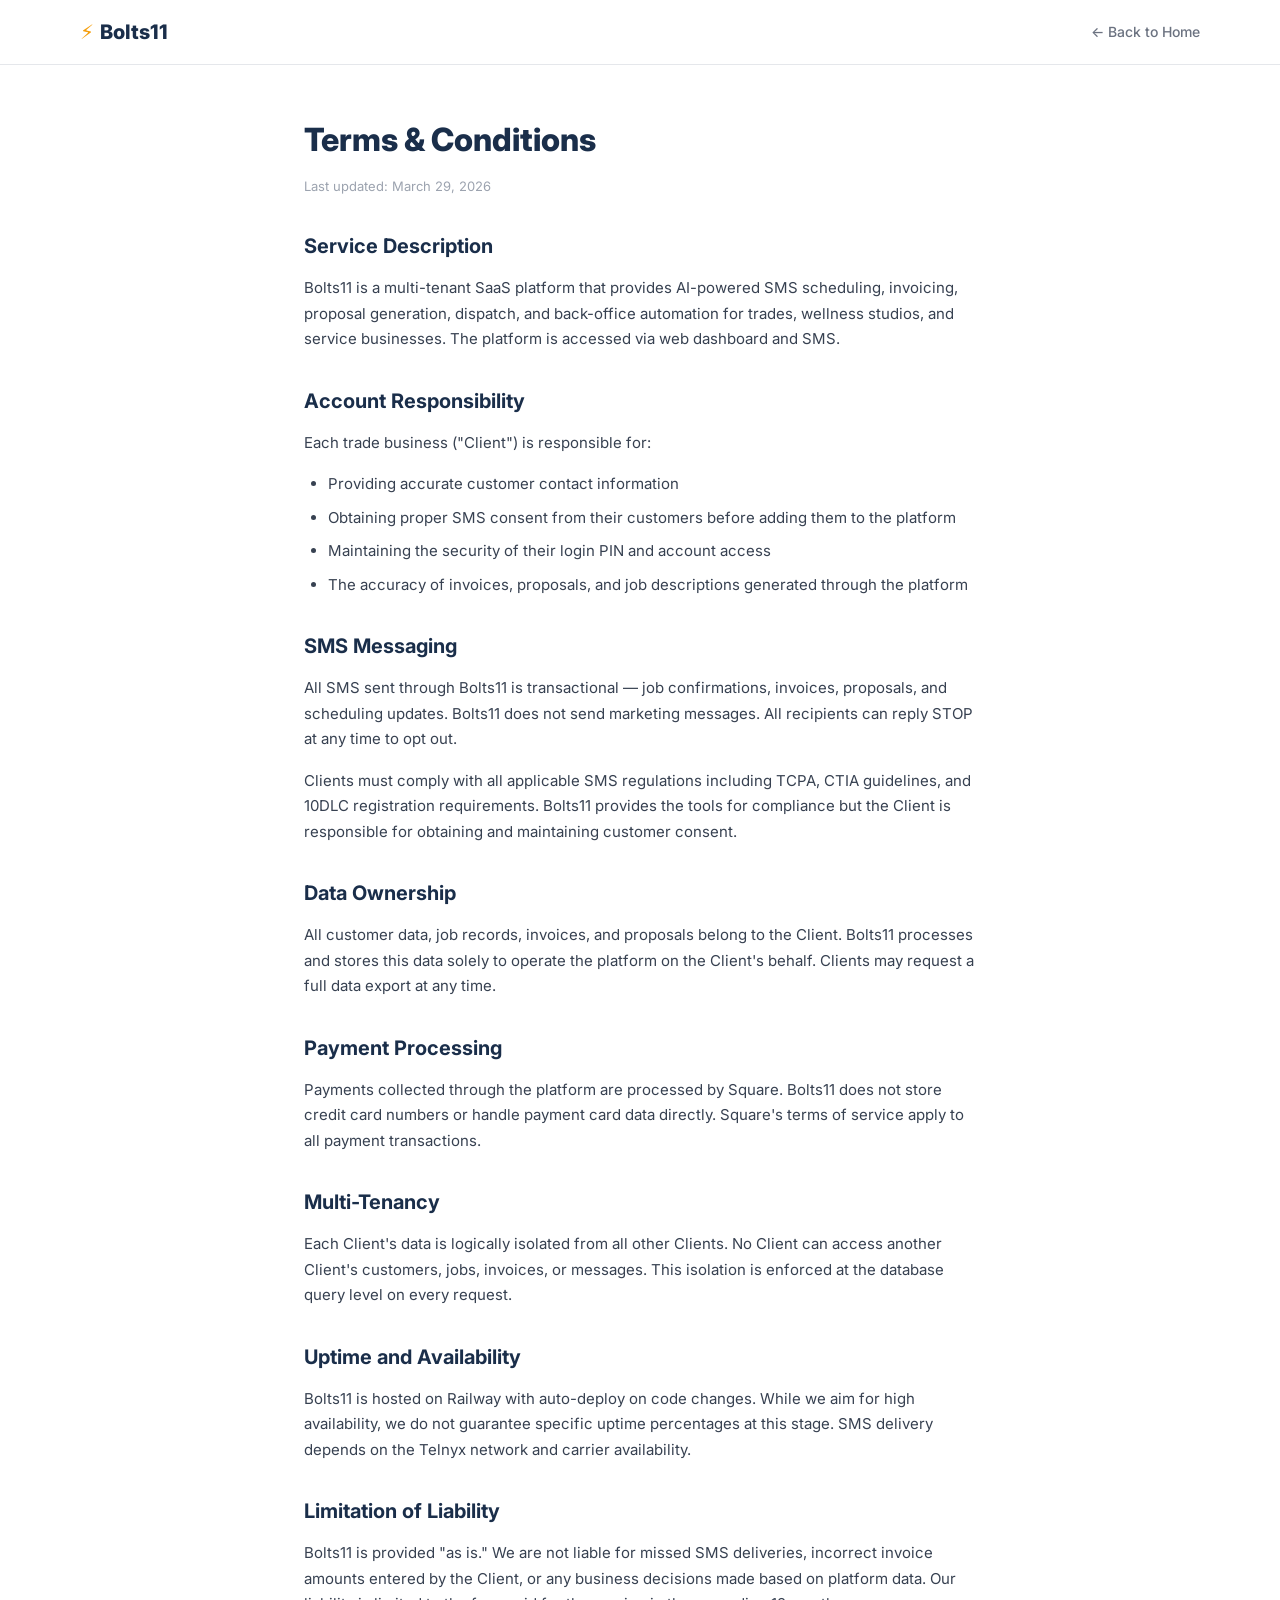
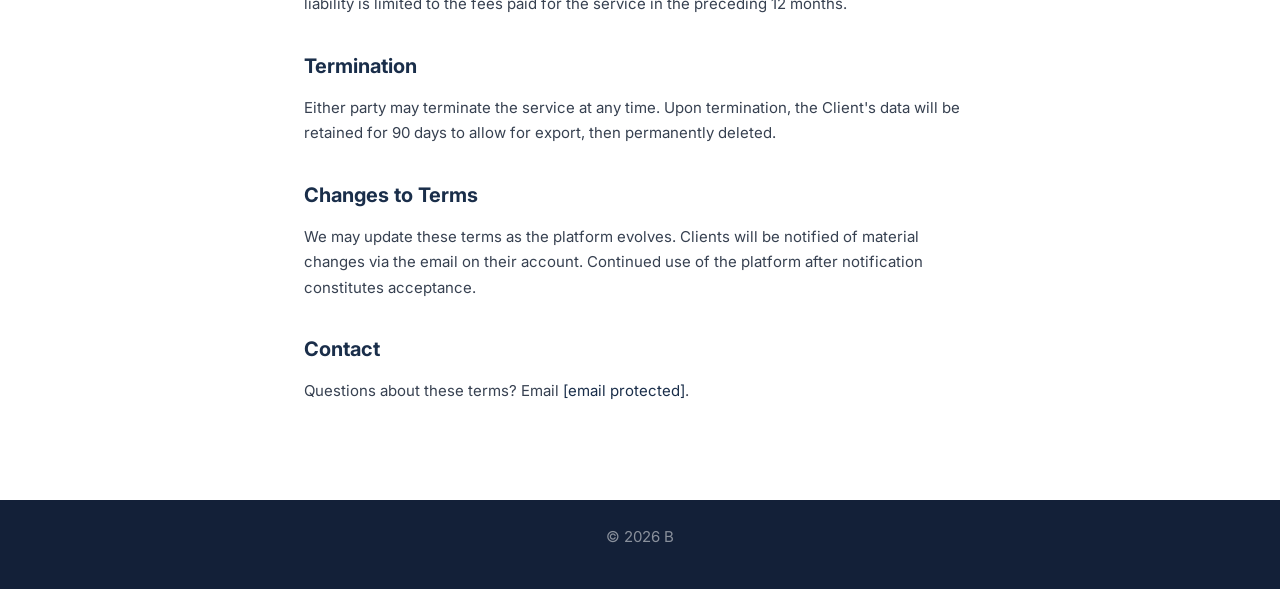
<file: terms.html>
<!DOCTYPE html>
<html lang="en">
<head>
  <meta charset="UTF-8">
  <meta name="viewport" content="width=device-width,initial-scale=1">
  <title>Terms &amp; Conditions — Bolts11</title>
  <link rel="preconnect" href="https://fonts.googleapis.com">
  <link rel="preconnect" href="https://fonts.gstatic.com" crossorigin>
  <link href="https://fonts.googleapis.com/css2?family=Inter:wght@400;500;600;700;800&display=swap" rel="stylesheet">
  <style>
    *,*::before,*::after{box-sizing:border-box;margin:0;padding:0}
    :root{--navy:#1a2e4a;--navy-dark:#132038;--amber:#f59e0b;--white:#ffffff;--gray-50:#f9fafb;--gray-200:#e5e7eb;--gray-400:#9ca3af;--gray-500:#6b7280;--gray-700:#374151}
    html{scroll-behavior:smooth}
    body{font-family:'Inter',system-ui,sans-serif;color:var(--gray-700);line-height:1.7;background:var(--white)}
    a{color:var(--navy);text-decoration:none}
    a:hover{text-decoration:underline}
    .nav{position:sticky;top:0;z-index:100;background:var(--white);border-bottom:1px solid var(--gray-200);padding:0 24px}
    .nav-inner{max-width:1120px;margin:0 auto;display:flex;align-items:center;justify-content:space-between;height:64px}
    .nav-logo{font-size:20px;font-weight:800;color:var(--navy);display:flex;align-items:center;gap:6px}
    .nav-logo span{color:var(--amber)}
    .nav-back{font-size:14px;font-weight:500;color:var(--gray-500)}
    .content{max-width:720px;margin:0 auto;padding:48px 24px 80px}
    h1{font-size:32px;font-weight:800;color:var(--navy);margin-bottom:8px}
    .updated{font-size:13px;color:var(--gray-400);margin-bottom:32px}
    h2{font-size:20px;font-weight:700;color:var(--navy);margin:32px 0 12px}
    p,ul{margin-bottom:16px;font-size:15px}
    ul{padding-left:24px}
    li{margin-bottom:8px}
    .footer{background:var(--navy-dark);color:rgba(255,255,255,0.5);padding:24px;text-align:center;font-size:12px}
    .footer a{color:rgba(255,255,255,0.5)}
  </style>
</head>
<body>

<nav class="nav">
  <div class="nav-inner">
    <a href="index.html" class="nav-logo"><span>&#9889;</span> Bolts11</a>
    <a href="index.html" class="nav-back">&larr; Back to Home</a>
  </div>
</nav>

<div class="content">
  <h1>Terms &amp; Conditions</h1>
  <p class="updated">Last updated: March 29, 2026</p>

  <h2>Service Description</h2>
  <p>Bolts11 is a multi-tenant SaaS platform that provides AI-powered SMS scheduling, invoicing, proposal generation, dispatch, and back-office automation for trades, wellness studios, and service businesses. The platform is accessed via web dashboard and SMS.</p>

  <h2>Account Responsibility</h2>
  <p>Each trade business ("Client") is responsible for:</p>
  <ul>
    <li>Providing accurate customer contact information</li>
    <li>Obtaining proper SMS consent from their customers before adding them to the platform</li>
    <li>Maintaining the security of their login PIN and account access</li>
    <li>The accuracy of invoices, proposals, and job descriptions generated through the platform</li>
  </ul>

  <h2>SMS Messaging</h2>
  <p>All SMS sent through Bolts11 is transactional &mdash; job confirmations, invoices, proposals, and scheduling updates. Bolts11 does not send marketing messages. All recipients can reply STOP at any time to opt out.</p>
  <p>Clients must comply with all applicable SMS regulations including TCPA, CTIA guidelines, and 10DLC registration requirements. Bolts11 provides the tools for compliance but the Client is responsible for obtaining and maintaining customer consent.</p>

  <h2>Data Ownership</h2>
  <p>All customer data, job records, invoices, and proposals belong to the Client. Bolts11 processes and stores this data solely to operate the platform on the Client's behalf. Clients may request a full data export at any time.</p>

  <h2>Payment Processing</h2>
  <p>Payments collected through the platform are processed by Square. Bolts11 does not store credit card numbers or handle payment card data directly. Square's terms of service apply to all payment transactions.</p>

  <h2>Multi-Tenancy</h2>
  <p>Each Client's data is logically isolated from all other Clients. No Client can access another Client's customers, jobs, invoices, or messages. This isolation is enforced at the database query level on every request.</p>

  <h2>Uptime and Availability</h2>
  <p>Bolts11 is hosted on Railway with auto-deploy on code changes. While we aim for high availability, we do not guarantee specific uptime percentages at this stage. SMS delivery depends on the Telnyx network and carrier availability.</p>

  <h2>Limitation of Liability</h2>
  <p>Bolts11 is provided "as is." We are not liable for missed SMS deliveries, incorrect invoice amounts entered by the Client, or any business decisions made based on platform data. Our liability is limited to the fees paid for the service in the preceding 12 months.</p>

  <h2>Termination</h2>
  <p>Either party may terminate the service at any time. Upon termination, the Client's data will be retained for 90 days to allow for export, then permanently deleted.</p>

  <h2>Changes to Terms</h2>
  <p>We may update these terms as the platform evolves. Clients will be notified of material changes via the email on their account. Continued use of the platform after notification constitutes acceptance.</p>

  <h2>Contact</h2>
  <p>Questions about these terms? Email <a href="/cdn-cgi/l/email-protection#4c3f393c3c233e380c2e2320383f7d7d622f2321"><span class="__cf_email__" data-cfemail="394a4c4949564b4d795b56554d4a0808175a5654">[email&#160;protected]</span></a>.</p>
</div>

<footer class="footer">
  <p>&copy; 2026 B
</file>
<file: css/styles.css>
/* ============================================================
   Bolts11 — Shared Stylesheet
   Brand: Navy (#1a2e4a) + Amber (#f59e0b) + Slate (#f8fafc)
   ============================================================ */

*, *::before, *::after {
  box-sizing: border-box;
  margin: 0;
  padding: 0;
}

:root {
  --navy:       #1a2e4a;
  --navy-dark:  #111e31;
  --navy-light: #2a4168;
  --amber:      #f59e0b;
  --amber-dark: #d97706;
  --slate-50:   #f8fafc;
  --slate-100:  #f1f5f9;
  --slate-200:  #e2e8f0;
  --slate-500:  #64748b;
  --slate-700:  #334155;
  --slate-900:  #0f172a;
  --white:      #ffffff;
  --radius:     8px;
  --shadow:     0 1px 3px rgba(0,0,0,.12), 0 1px 2px rgba(0,0,0,.08);
  --shadow-md:  0 4px 6px -1px rgba(0,0,0,.1), 0 2px 4px -1px rgba(0,0,0,.06);
  --shadow-lg:  0 10px 15px -3px rgba(0,0,0,.1), 0 4px 6px -2px rgba(0,0,0,.05);
  --font:       -apple-system, BlinkMacSystemFont, 'Segoe UI', Roboto, Oxygen, Ubuntu, sans-serif;
  --max-width:  1100px;
}

html { scroll-behavior: smooth; }

body {
  font-family: var(--font);
  font-size: 16px;
  line-height: 1.6;
  color: var(--slate-700);
  background: var(--white);
  -webkit-font-smoothing: antialiased;
}

/* ── Typography ─────────────────────────────────────────── */

h1, h2, h3, h4, h5 {
  line-height: 1.25;
  color: var(--navy);
  font-weight: 700;
}
h1 { font-size: clamp(2rem, 5vw, 3rem); }
h2 { font-size: clamp(1.5rem, 3.5vw, 2.25rem); }
h3 { font-size: 1.25rem; }
p  { margin-bottom: 1rem; }
a  { color: var(--amber-dark); text-decoration: none; }
a:hover { text-decoration: underline; }

/* ── Layout Utilities ───────────────────────────────────── */

.container {
  max-width: var(--max-width);
  margin-inline: auto;
  padding-inline: 1.5rem;
}

.section {
  padding-block: 5rem;
}

.section--alt {
  background: var(--slate-50);
}

.text-center { text-align: center; }

.badge {
  display: inline-block;
  background: var(--amber);
  color: var(--navy-dark);
  font-size: .75rem;
  font-weight: 700;
  letter-spacing: .07em;
  text-transform: uppercase;
  padding: .25rem .75rem;
  border-radius: 999px;
  margin-bottom: 1rem;
}

/* ── Buttons ────────────────────────────────────────────── */

.btn {
  display: inline-block;
  padding: .75rem 1.75rem;
  border-radius: var(--radius);
  font-weight: 600;
  font-size: 1rem;
  cursor: pointer;
  transition: background .15s, transform .1s;
  border: none;
  text-decoration: none;
}
.btn:hover { text-decoration: none; }

.btn-primary {
  background: var(--amber);
  color: var(--navy-dark);
}
.btn-primary:hover {
  background: var(--amber-dark);
  transform: translateY(-1px);
}

.btn-outline {
  background: transparent;
  color: var(--white);
  border: 2px solid var(--white);
}
.btn-outline:hover {
  background: rgba(255,255,255,.1);
  transform: translateY(-1px);
}

.btn-navy {
  background: var(--navy);
  color: var(--white);
}
.btn-navy:hover {
  background: var(--navy-dark);
  transform: translateY(-1px);
}

/* ── Navbar ─────────────────────────────────────────────── */

.navbar {
  background: var(--navy);
  position: sticky;
  top: 0;
  z-index: 100;
  box-shadow: var(--shadow-md);
}

.navbar__inner {
  display: flex;
  align-items: center;
  justify-content: space-between;
  padding-block: 1rem;
}

.navbar__logo {
  display: flex;
  align-items: center;
  gap: .5rem;
  color: var(--white);
  font-size: 1.4rem;
  font-weight: 800;
  text-decoration: none;
  letter-spacing: -.02em;
}
.navbar__logo:hover { text-decoration: none; color: var(--amber); }

.navbar__logo-bolt {
  color: var(--amber);
  font-size: 1.6rem;
  line-height: 1;
}

.navbar__links {
  display: flex;
  align-items: center;
  gap: 2rem;
  list-style: none;
}

.navbar__links a {
  color: rgba(255,255,255,.85);
  font-size: .95rem;
  font-weight: 500;
  transition: color .15s;
}
.navbar__links a:hover { color: var(--amber); text-decoration: none; }

.navbar__cta {
  display: flex;
  align-items: center;
  gap: 1rem;
}

/* Mobile nav */
.navbar__hamburger {
  display: none;
  flex-direction: column;
  gap: 5px;
  cursor: pointer;
  background: none;
  border: none;
  padding: .4rem;
}
.navbar__hamburger span {
  display: block;
  width: 24px;
  height: 2px;
  background: var(--white);
  border-radius: 2px;
  transition: .3s;
}
.navbar__mobile-menu {
  display: none;
  flex-direction: column;
  padding-bottom: 1rem;
  gap: .5rem;
}
.navbar__mobile-menu a {
  color: rgba(255,255,255,.85);
  padding: .5rem 0;
  font-weight: 500;
  border-bottom: 1px solid rgba(255,255,255,.08);
}
.navbar__mobile-menu.open { display: flex; }

@media (max-width: 768px) {
  .navbar__links,
  .navbar__cta { display: none; }
  .navbar__hamburger { display: flex; }
}

/* ── Hero ───────────────────────────────────────────────── */

.hero {
  background: linear-gradient(135deg, var(--navy-dark) 0%, var(--navy-light) 100%);
  color: var(--white);
  padding-block: 6rem 5rem;
  text-align: center;
}

.hero h1 {
  color: var(--white);
  max-width: 800px;
  margin-inline: auto;
  margin-bottom: 1.25rem;
}

.hero__sub {
  font-size: 1.2rem;
  color: rgba(255,255,255,.8);
  max-width: 600px;
  margin-inline: auto;
  margin-bottom: 2.5rem;
}

.hero__actions {
  display: flex;
  gap: 1rem;
  justify-content: center;
  flex-wrap: wrap;
}

.hero__scroll {
  margin-top: 3rem;
  display: flex;
  flex-direction: column;
  align-items: center;
  gap: .5rem;
  color: rgba(255,255,255,.4);
  font-size: .8rem;
  letter-spacing: .05em;
  text-transform: uppercase;
}
.hero__scroll-arrow {
  width: 24px;
  height: 24px;
  border-right: 2px solid rgba(255,255,255,.3);
  border-bottom: 2px solid rgba(255,255,255,.3);
  transform: rotate(45deg);
  animation: bounce 1.6s ease-in-out infinite;
}
@keyframes bounce {
  0%, 100% { transform: rotate(45deg) translateY(0); }
  50%       { transform: rotate(45deg) translateY(6px); }
}

/* ── How It Works ───────────────────────────────────────── */

.steps {
  display: grid;
  grid-template-columns: repeat(auto-fit, minmax(220px, 1fr));
  gap: 2rem;
  margin-top: 3rem;
}

.step {
  text-align: center;
  padding: 2rem 1.5rem;
  background: var(--white);
  border-radius: var(--radius);
  box-shadow: var(--shadow);
  border-top: 4px solid var(--amber);
}

.step__number {
  width: 48px;
  height: 48px;
  border-radius: 50%;
  background: var(--amber);
  color: var(--navy-dark);
  font-size: 1.25rem;
  font-weight: 800;
  display: flex;
  align-items: center;
  justify-content: center;
  margin-inline: auto;
  margin-bottom: 1rem;
}

.step h3 { margin-bottom: .5rem; }
.step p { color: var(--slate-500); font-size: .95rem; margin: 0; }

/* ── Feature Grid ───────────────────────────────────────── */

.features {
  display: grid;
  grid-template-columns: repeat(auto-fit, minmax(280px, 1fr));
  gap: 2rem;
  margin-top: 3rem;
}

.feature-card {
  padding: 2rem;
  border-radius: var(--radius);
  background: var(--white);
  box-shadow: var(--shadow);
  border: 1px solid var(--slate-200);
}

.feature-card__icon {
  font-size: 2rem;
  margin-bottom: 1rem;
  display: block;
}

.feature-card h3 { margin-bottom: .5rem; }
.feature-card p  { color: var(--slate-500); font-size: .95rem; margin: 0; }

/* ── Verticals / Who It's For ───────────────────────────── */

.verticals {
  display: flex;
  flex-wrap: wrap;
  gap: 1rem;
  justify-content: center;
  margin-top: 2rem;
}

.vertical-tag {
  display: inline-flex;
  align-items: center;
  gap: .4rem;
  padding: .6rem 1.2rem;
  border-radius: var(--radius);
  background: var(--navy);
  color: var(--white);
  font-weight: 600;
  font-size: .95rem;
}

.vertical-tag span { font-size: 1.2rem; }

/* ── Testimonial ────────────────────────────────────────── */

.testimonial-grid {
  display: grid;
  grid-template-columns: repeat(auto-fit, minmax(260px, 1fr));
  gap: 2rem;
  margin-top: 3rem;
}

.testimonial {
  background: var(--white);
  border-radius: var(--radius);
  padding: 2rem;
  box-shadow: var(--shadow);
  border-left: 4px solid var(--amber);
}

.testimonial__quote {
  font-style: italic;
  color: var(--slate-700);
  margin-bottom: 1.25rem;
  font-size: 1rem;
}

.testimonial__author {
  font-weight: 700;
  color: var(--navy);
  font-size: .9rem;
}
.testimonial__role {
  color: var(--slate-500);
  font-size: .85rem;
}

/* ── CTA Banner ─────────────────────────────────────────── */

.cta-banner {
  background: linear-gradient(135deg, var(--navy-dark) 0%, var(--navy-light) 100%);
  color: var(--white);
  text-align: center;
  padding-block: 5rem;
}

.cta-banner h2 { color: var(--white); margin-bottom: 1rem; }
.cta-banner p  { color: rgba(255,255,255,.8); font-size: 1.1rem; margin-bottom: 2rem; }

/* ── Booking Widget Embed ───────────────────────────────── */

.widget-embed {
  background: var(--slate-100);
  border: 2px dashed var(--slate-200);
  border-radius: var(--radius);
  padding: 3rem 2rem;
  text-align: center;
  margin-top: 2rem;
}

.widget-embed__label {
  font-size: .75rem;
  font-weight: 700;
  letter-spacing: .1em;
  text-transform: uppercase;
  color: var(--slate-500);
  margin-bottom: 1rem;
}

.widget-embed__placeholder {
  color: var(--slate-500);
  font-size: .95rem;
}

/* ── Legal Pages ────────────────────────────────────────── */

.legal-header {
  background: var(--navy);
  color: var(--white);
  padding-block: 3.5rem;
}

.legal-header h1 { color: var(--white); margin-bottom: .5rem; }
.legal-header p  { color: rgba(255,255,255,.7); margin: 0; }

.legal-body {
  padding-block: 4rem;
}

.legal-body h2 {
  font-size: 1.35rem;
  margin-top: 2.5rem;
  margin-bottom: .75rem;
  padding-top: 1rem;
  border-top: 1px solid var(--slate-200);
}
.legal-body h2:first-of-type { margin-top: 0; border-top: none; }

.legal-body h3 {
  font-size: 1.05rem;
  margin-top: 1.5rem;
  margin-bottom: .5rem;
  color: var(--navy-light);
}

.legal-body ul, .legal-body ol {
  padding-left: 1.5rem;
  margin-bottom: 1rem;
}
.legal-body li { margin-bottom: .4rem; }

.legal-toc {
  background: var(--slate-50);
  border-radius: var(--radius);
  padding: 1.5rem;
  margin-bottom: 3rem;
  border: 1px solid var(--slate-200);
}
.legal-toc h3 { margin-top: 0; border-top: none; font-size: 1rem; margin-bottom: .75rem; }
.legal-toc ol { margin-bottom: 0; }
.legal-toc a { color: var(--navy-light); font-size: .9rem; }

.compliance-box {
  background: #fff7ed;
  border: 1px solid #fed7aa;
  border-radius: var(--radius);
  padding: 1.25rem 1.5rem;
  margin: 1.5rem 0;
}
.compliance-box strong { color: #9a3412; }

/* ── Contact Page ───────────────────────────────────────── */

.contact-grid {
  display: grid;
  grid-template-columns: 1fr 1fr;
  gap: 4rem;
  align-items: start;
}

@media (max-width: 768px) {
  .contact-grid { grid-template-columns: 1fr; gap: 2rem; }
}

.contact-card {
  background: var(--slate-50);
  border-radius: var(--radius);
  padding: 2rem;
  border: 1px solid var(--slate-200);
  margin-bottom: 1.5rem;
}

.contact-card h3 { margin-bottom: .5rem; }
.contact-card p  { color: var(--slate-500); font-size: .95rem; margin-bottom: .75rem; }

.contact-card__email {
  font-weight: 700;
  font-size: 1.05rem;
  color: var(--navy);
}

.form-group {
  margin-bottom: 1.25rem;
}

.form-group label {
  display: block;
  font-weight: 600;
  font-size: .9rem;
  color: var(--navy);
  margin-bottom: .4rem;
}

.form-group input,
.form-group textarea,
.form-group select {
  width: 100%;
  padding: .75rem 1rem;
  border: 1px solid var(--slate-200);
  border-radius: var(--radius);
  font-family: var(--font);
  font-size: 1rem;
  color: var(--slate-700);
  background: var(--white);
  transition: border-color .15s, box-shadow .15s;
}

.form-group input:focus,
.form-group textarea:focus,
.form-group select:focus {
  outline: none;
  border-color: var(--amber);
  box-shadow: 0 0 0 3px rgba(245, 158, 11, .2);
}

.form-group textarea { resize: vertical; min-height: 140px; }

.form-note {
  font-size: .8rem;
  color: var(--slate-500);
  margin-top: .4rem;
}

/* ── Footer ─────────────────────────────────────────────── */

.footer {
  background: var(--slate-900);
  color: rgba(255,255,255,.7);
  padding-block: 3rem 2rem;
}

.footer__inner {
  display: grid;
  grid-template-columns: 2fr 1fr 1fr;
  gap: 3rem;
  padding-bottom: 2rem;
  border-bottom: 1px solid rgba(255,255,255,.08);
}

@media (max-width: 768px) {
  .footer__inner { grid-template-columns: 1fr; gap: 2rem; }
}

.footer__brand { }
.footer__logo {
  display: flex;
  align-items: center;
  gap: .4rem;
  color: var(--white);
  font-size: 1.25rem;
  font-weight: 800;
  margin-bottom: .75rem;
  text-decoration: none;
}
.footer__logo:hover { color: var(--amber); text-decoration: none; }
.footer__logo-bolt { color: var(--amber); }
.footer__tagline { font-size: .9rem; line-height: 1.5; }

.footer__col h4 {
  color: var(--white);
  font-size: .85rem;
  text-transform: uppercase;
  letter-spacing: .07em;
  margin-bottom: 1rem;
}

.footer__col ul {
  list-style: none;
  display: flex;
  flex-direction: column;
  gap: .5rem;
}

.footer__col a {
  color: rgba(255,255,255,.6);
  font-size: .9rem;
  transition: color .15s;
}
.footer__col a:hover { color: var(--amber); text-decoration: none; }

.footer__bottom {
  display: flex;
  align-items: center;
  justify-content: space-between;
  padding-top: 1.5rem;
  flex-wrap: wrap;
  gap: 1rem;
}

.footer__bottom p { font-size: .85rem; color: rgba(255,255,255,.4); margin: 0; }

.footer__compliance {
  font-size: .75rem;
  color: rgba(255,255,255,.35);
  margin-top: 1.5rem;
  line-height: 1.6;
}

/* ── Misc ───────────────────────────────────────────────── */

.divider {
  width: 60px;
  height: 4px;
  background: var(--amber);
  border-radius: 2px;
  margin-block: 1.25rem;
}

.text-center .divider { margin-inline: auto; }

.sr-only {
  position: absolute;
  width: 1px; height: 1px;
  padding: 0; margin: -1px;
  overflow: hidden;
  clip: rect(0,0,0,0);
  white-space: nowrap;
  border-width: 0;
}
</file>
